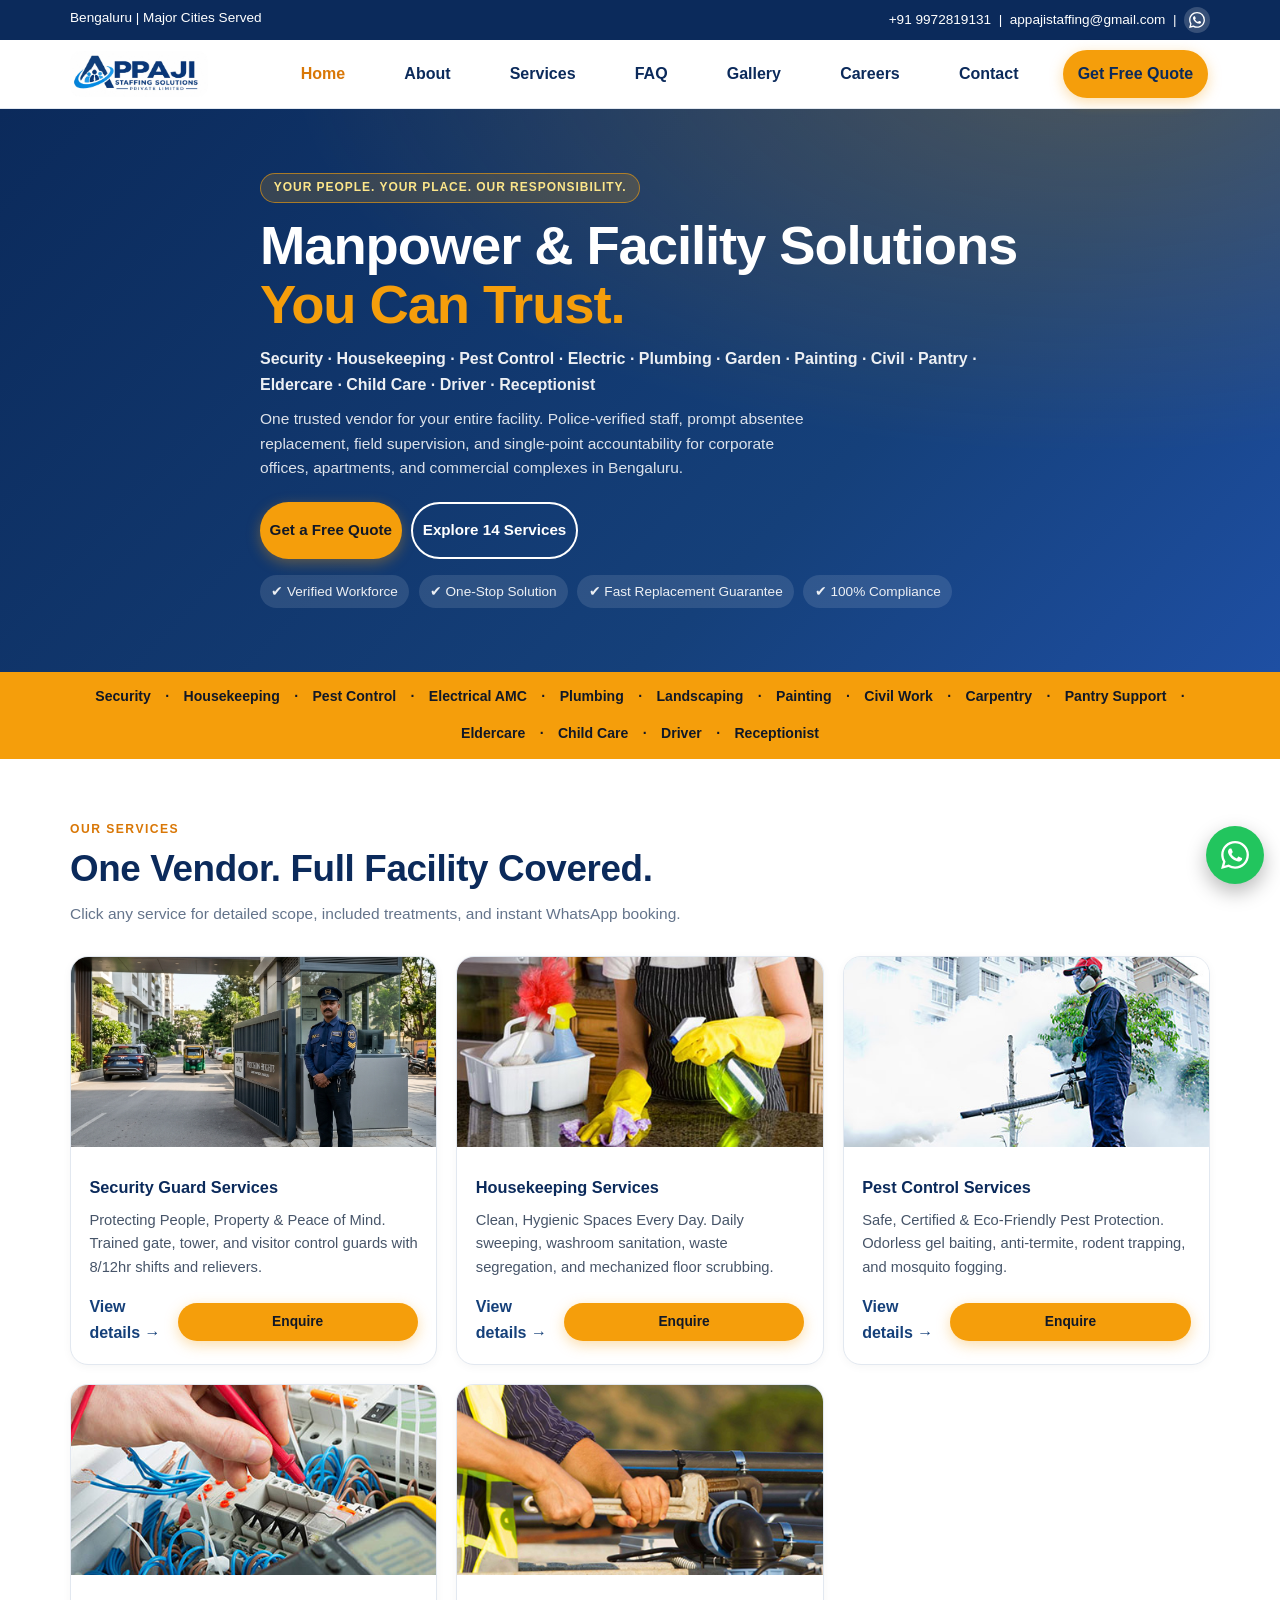
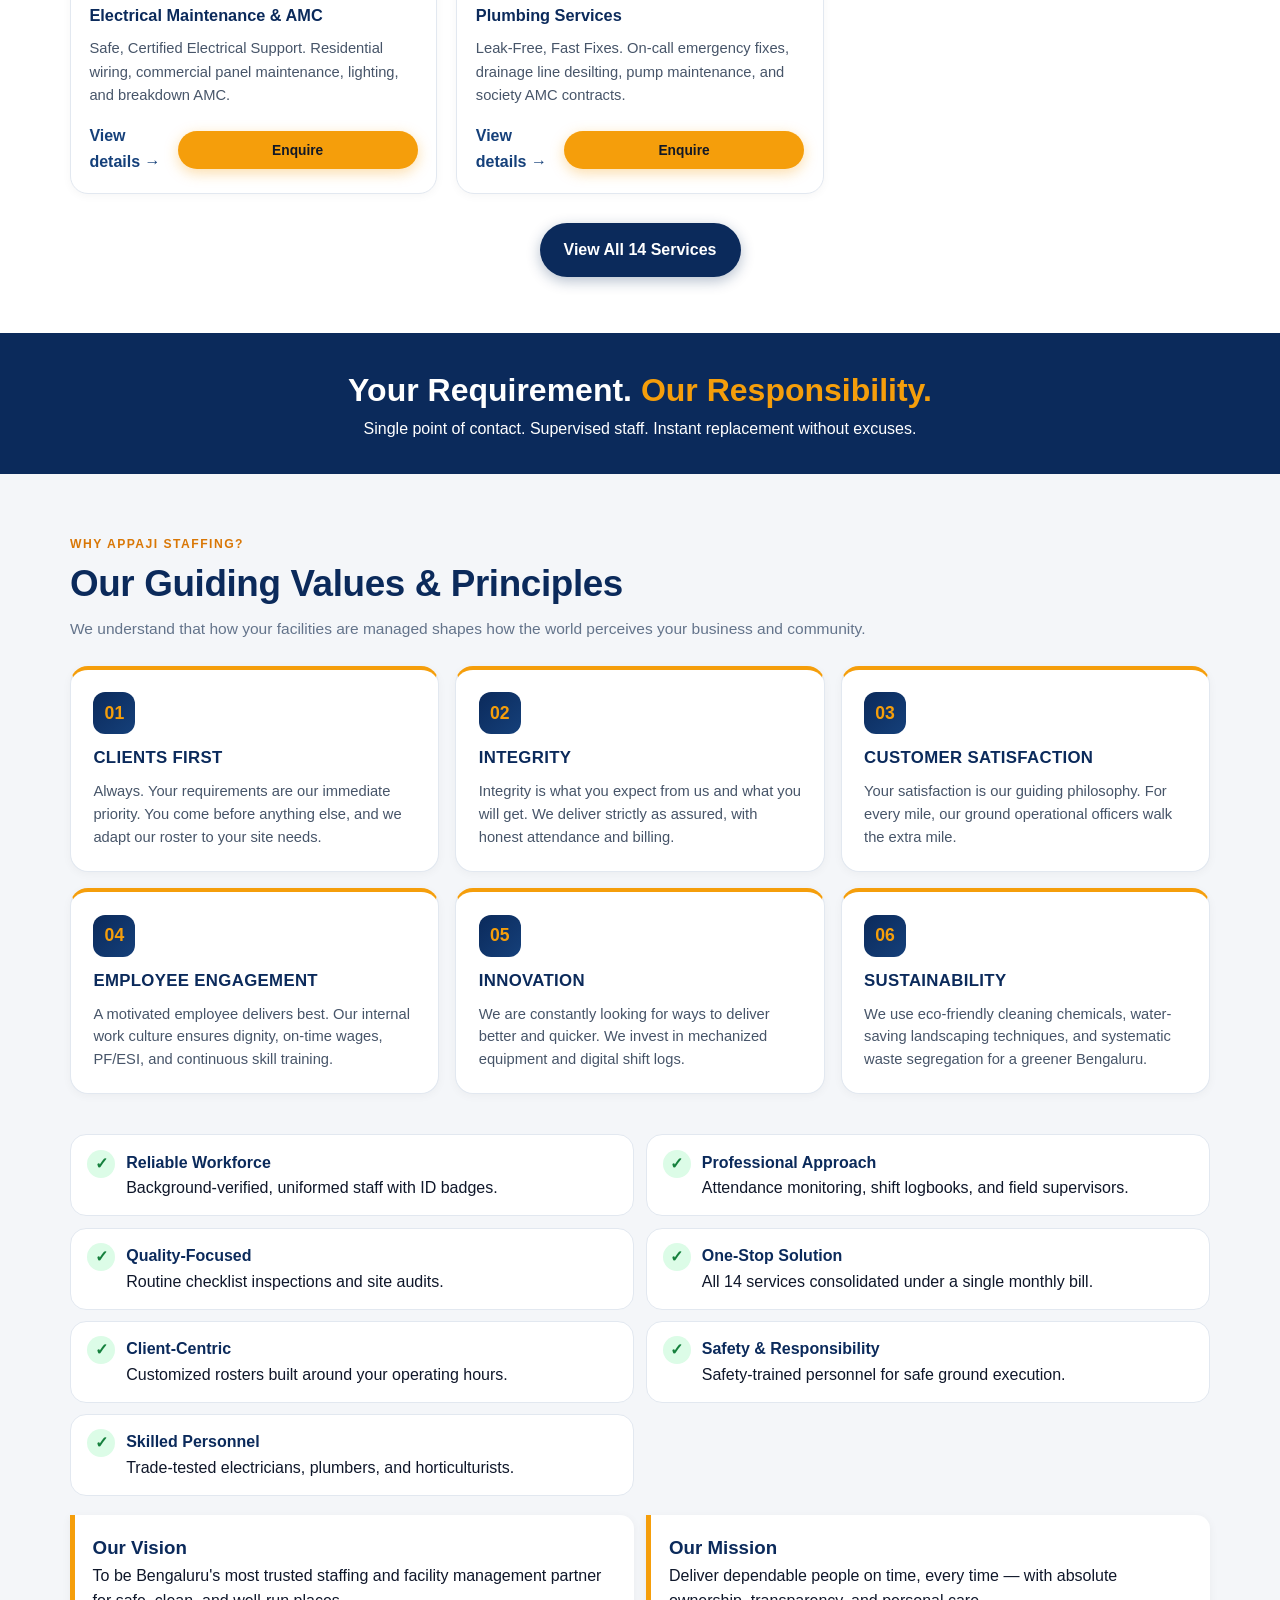
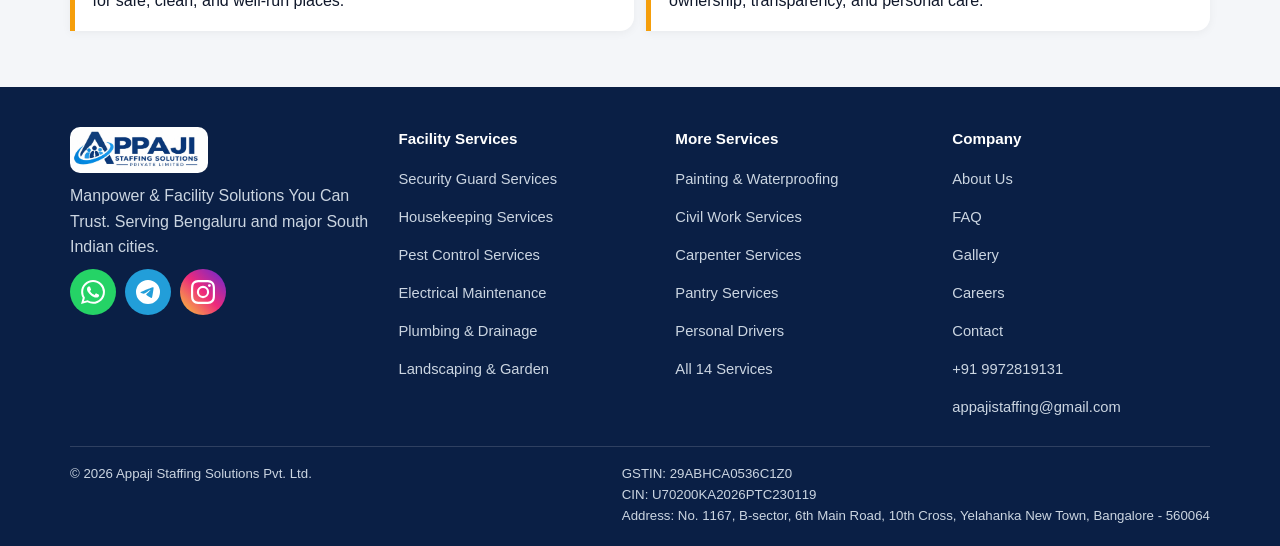
<file: index.html>
<!DOCTYPE html>
<html lang="en">
<head>
<meta charset="UTF-8">
<meta name="viewport" content="width=device-width, initial-scale=1.0">
<title>Appaji Staffing Solutions Pvt. Ltd. | Manpower & Facility Solutions in Bengaluru</title>
<meta name="description" content="Appaji Staffing Solutions - Trusted facility management in Bengaluru: Security, Housekeeping, Pest Control, Electric, Plumbing, Garden, Painting, Civil, Pantry, Eldercare, Childcare, Driver, Receptionist.">
<link rel="icon" type="image/jpeg" href="fevicon.jpeg">
<link rel="stylesheet" href="css/style.css">
<script type="application/ld+json">{"@context":"https://schema.org","@type":"LocalBusiness","name":"Appaji Staffing Solutions Pvt. Ltd.","slogan":"Manpower & Facility Solutions You Can Trust","areaServed":"Bengaluru","telephone":"+91-9972819131","url":"https://appajistaffing.com","address":{"@type":"PostalAddress","streetAddress":"No. 1167, B-sector, 6th Main Road, 10th Cross","addressLocality":"Yelahanka New Town, Bangalore","postalCode":"560064","addressCountry":"IN"}}</script>
</head>
<body>
<div class="topbar"><div class="container"><span>Bengaluru | Major Cities Served</span><span><a href="tel:+919972819131">+91 9972819131</a> &nbsp;|&nbsp; <a href="mailto:appajistaffing@gmail.com">appajistaffing@gmail.com</a> &nbsp;|&nbsp; <a class="social-icon wa" href="https://wa.me/919972819131" aria-label="WhatsApp" target="_blank" rel="noopener"><svg viewBox="0 0 24 24" fill="currentColor" aria-hidden="true"><path d="M17.472 14.382c-.297-.149-1.758-.867-2.03-.967-.273-.099-.471-.148-.67.15-.197.297-.767.966-.94 1.164-.173.199-.347.223-.644.075-.297-.15-1.255-.463-2.39-1.475-.883-.788-1.48-1.761-1.653-2.059-.173-.297-.018-.458.13-.606.134-.133.298-.347.446-.52.149-.174.198-.298.298-.497.099-.198.05-.371-.025-.52-.075-.149-.669-1.612-.916-2.207-.242-.579-.487-.5-.669-.51-.173-.008-.371-.01-.57-.01-.198 0-.52.074-.792.372-.272.297-1.04 1.016-1.04 2.479 0 1.462 1.065 2.875 1.213 3.074.149.198 2.096 3.2 5.077 4.487.709.306 1.262.489 1.694.625.712.227 1.36.195 1.871.118.571-.085 1.758-.719 2.006-1.413.248-.694.248-1.289.173-1.413-.074-.124-.272-.198-.57-.347m-5.421 7.403h-.004a9.87 9.87 0 01-5.031-1.378l-.361-.214-3.741.982.998-3.648-.235-.374a9.86 9.86 0 01-1.51-5.26c.001-5.45 4.436-9.884 9.888-9.884 2.64 0 5.122 1.03 6.988 2.898a9.825 9.825 0 012.893 6.994c-.003 5.45-4.437 9.884-9.885 9.884m8.413-18.297A11.815 11.815 0 0012.05 0C5.495 0 .16 5.335.157 11.892c0 2.096.547 4.142 1.588 5.945L.057 24l6.305-1.654a11.882 11.882 0 005.683 1.448h.005c6.554 0 11.89-5.335 11.893-11.893a11.821 11.821 0 00-3.48-8.413z"/></svg></a></span></div></div>
<header class="header"><div class="container navwrap">
<div class="brand"><img src="logo.jpeg" alt="Appaji Staffing Solutions logo"></div>
<button class="mobile-toggle" onclick="toggleNav()">☰</button>
<nav class="nav" id="mainNav">
<a href="index.html" class="active">Home</a>
<a href="about.html">About</a>
<a href="services.html">Services</a>
<a href="faq.html">FAQ</a>
<a href="gallery.html">Gallery</a>
<a href="careers.html">Careers</a>
<a href="contact.html">Contact</a>
<a class="btn" href="contact.html">Get Free Quote</a>
</nav>
</div></header>

<section class="hero"><div class="container" style="max-width:760px">
<div>
<span class="eyebrow">YOUR PEOPLE. YOUR PLACE. OUR RESPONSIBILITY.</span>
<h1>Manpower & Facility Solutions <span>You Can Trust.</span></h1>
<p class="sub">Security · Housekeeping · Pest Control · Electric · Plumbing · Garden · Painting · Civil · Pantry · Eldercare · Child Care · Driver · Receptionist</p>
<p class="desc">One trusted vendor for your entire facility. Police-verified staff, prompt absentee replacement, field supervision, and single-point accountability for corporate offices, apartments, and commercial complexes in Bengaluru.</p>
<div class="hero-cta">
<a class="btn" href="https://wa.me/919972819131?text=Hello%20Appaji%20Staffing%2C%20I%20need%20a%20free%20quote">Get a Free Quote</a>
<a class="btn btn-outline" style="border-color:#fff;color:#fff" href="services.html">Explore 14 Services</a>
</div>
<div class="hero-points">
<span>✔ Verified Workforce</span>
<span>✔ One-Stop Solution</span>
<span>✔ Fast Replacement Guarantee</span>
<span>✔ 100% Compliance</span>
</div>
</div>

</div></section>

<div class="strip"><div class="container">
<span>Security</span><span>·</span>
<span>Housekeeping</span><span>·</span>
<span>Pest Control</span><span>·</span>
<span>Electrical AMC</span><span>·</span>
<span>Plumbing</span><span>·</span>
<span>Landscaping</span><span>·</span>
<span>Painting</span><span>·</span>
<span>Civil Work</span><span>·</span>
<span>Carpentry</span><span>·</span>
<span>Pantry Support</span><span>·</span>
<span>Eldercare</span><span>·</span>
<span>Child Care</span><span>·</span>
<span>Driver</span><span>·</span>
<span>Receptionist</span>
</div></div>

<section class="section"><div class="container">
<span class="kicker">Our Services</span>
<h2 class="h2">One Vendor. Full Facility Covered.</h2>
<p class="lead">Click any service for detailed scope, included treatments, and instant WhatsApp booking.</p>

<div class="grid3" style="margin-top:1.8rem">
<div class="card service-card-pro">
<div class="card-img-wrap"><img src="images/security.jpg" alt="Security Guard Services" loading="lazy"></div>
<div class="card-body">
<h3>Security Guard Services</h3>
<p>Protecting People, Property & Peace of Mind. Trained gate, tower, and visitor control guards with 8/12hr shifts and relievers.</p>
<div class="card-actions"><a class="link" href="services/security.html">View details →</a><button class="btn btn-sm" data-service-enquire="Security Guard Services">Enquire</button></div>
</div>
</div>

<div class="card service-card-pro">
<div class="card-img-wrap"><img src="images/housekeeping.jpg" alt="Housekeeping Services" loading="lazy"></div>
<div class="card-body">
<h3>Housekeeping Services</h3>
<p>Clean, Hygienic Spaces Every Day. Daily sweeping, washroom sanitation, waste segregation, and mechanized floor scrubbing.</p>
<div class="card-actions"><a class="link" href="services/housekeeping.html">View details →</a><button class="btn btn-sm" data-service-enquire="Housekeeping Services">Enquire</button></div>
</div>
</div>

<div class="card service-card-pro">
<div class="card-img-wrap"><img src="images/pestcontrol.jpg" alt="Pest Control Services" loading="lazy"></div>
<div class="card-body">
<h3>Pest Control Services</h3>
<p>Safe, Certified & Eco-Friendly Pest Protection. Odorless gel baiting, anti-termite, rodent trapping, and mosquito fogging.</p>
<div class="card-actions"><a class="link" href="services/pestcontrol.html">View details →</a><button class="btn btn-sm" data-service-enquire="Pest Control Services">Enquire</button></div>
</div>
</div>

<div class="card service-card-pro">
<div class="card-img-wrap"><img src="images/electric.jpg" alt="Electric Services" loading="lazy"></div>
<div class="card-body">
<h3>Electrical Maintenance & AMC</h3>
<p>Safe, Certified Electrical Support. Residential wiring, commercial panel maintenance, lighting, and breakdown AMC.</p>
<div class="card-actions"><a class="link" href="services/electric.html">View details →</a><button class="btn btn-sm" data-service-enquire="Electric Services">Enquire</button></div>
</div>
</div>

<div class="card service-card-pro">
<div class="card-img-wrap"><img src="images/plumbing.jpg" alt="Plumbing Services" loading="lazy"></div>
<div class="card-body">
<h3>Plumbing Services</h3>
<p>Leak-Free, Fast Fixes. On-call emergency fixes, drainage line desilting, pump maintenance, and society AMC contracts.</p>
<div class="card-actions"><a class="link" href="services/plumbing.html">View details →</a><button class="btn btn-sm" data-service-enquire="Plumbing Services">Enquire</button></div>
</div>
</div>

</div><div style="text-align:center;margin-top:1.8rem"><a class="btn btn-navy" href="services.html">View All 14 Services</a></div>
</div></section>

<section class="promise"><div class="container">
<h2>Your Requirement. <strong>Our Responsibility.</strong></h2>
<p>Single point of contact. Supervised staff. Instant replacement without excuses.</p>
</div></section>

<!-- 6 Core Value Pillars (Reference: Kori Facility) -->
<section class="section light"><div class="container">
<span class="kicker">Why Appaji Staffing?</span>
<h2 class="h2">Our Guiding Values & Principles</h2>
<p class="lead">We understand that how your facilities are managed shapes how the world perceives your business and community.</p>

<div class="values-grid">
<div class="value-card">
<div class="value-icon">01</div>
<h3>Clients First</h3>
<p>Always. Your requirements are our immediate priority. You come before anything else, and we adapt our roster to your site needs.</p>
</div>

<div class="value-card">
<div class="value-icon">02</div>
<h3>Integrity</h3>
<p>Integrity is what you expect from us and what you will get. We deliver strictly as assured, with honest attendance and billing.</p>
</div>

<div class="value-card">
<div class="value-icon">03</div>
<h3>Customer Satisfaction</h3>
<p>Your satisfaction is our guiding philosophy. For every mile, our ground operational officers walk the extra mile.</p>
</div>

<div class="value-card">
<div class="value-icon">04</div>
<h3>Employee Engagement</h3>
<p>A motivated employee delivers best. Our internal work culture ensures dignity, on-time wages, PF/ESI, and continuous skill training.</p>
</div>

<div class="value-card">
<div class="value-icon">05</div>
<h3>Innovation</h3>
<p>We are constantly looking for ways to deliver better and quicker. We invest in mechanized equipment and digital shift logs.</p>
</div>

<div class="value-card">
<div class="value-icon">06</div>
<h3>Sustainability</h3>
<p>We use eco-friendly cleaning chemicals, water-saving landscaping techniques, and systematic waste segregation for a greener Bengaluru.</p>
</div>
</div>

<div class="checklist" style="margin-top:2.5rem">
<div class="check"><span class="tick">✓</span><div><b>Reliable Workforce</b><br>Background-verified, uniformed staff with ID badges.</div></div>
<div class="check"><span class="tick">✓</span><div><b>Professional Approach</b><br>Attendance monitoring, shift logbooks, and field supervisors.</div></div>
<div class="check"><span class="tick">✓</span><div><b>Quality-Focused</b><br>Routine checklist inspections and site audits.</div></div>
<div class="check"><span class="tick">✓</span><div><b>One-Stop Solution</b><br>All 14 services consolidated under a single monthly bill.</div></div>
<div class="check"><span class="tick">✓</span><div><b>Client-Centric</b><br>Customized rosters built around your operating hours.</div></div>
<div class="check"><span class="tick">✓</span><div><b>Safety & Responsibility</b><br>Safety-trained personnel for safe ground execution.</div></div>
<div class="check"><span class="tick">✓</span><div><b>Skilled Personnel</b><br>Trade-tested electricians, plumbers, and horticulturists.</div></div>
</div>

<div class="vm">
<div>
<h3 style="color:#0b2a5b">Our Vision</h3>
<p>To be Bengaluru's most trusted staffing and facility management partner for safe, clean, and well-run places.</p>
</div>
<div>
<h3 style="color:#0b2a5b">Our Mission</h3>
<p>Deliver dependable people on time, every time — with absolute ownership, transparency, and personal care.</p>
</div>
</div>
</div></section>

<footer class="footer"><div class="container footer-grid">
<div>
<div class="brand" style="margin-bottom:.6rem"><img src="logo.jpeg" alt="Appaji logo"></div>
<p>Manpower & Facility Solutions You Can Trust. Serving Bengaluru and major South Indian cities.</p>
<div class="social-row">
<a class="social-icon wa" href="https://wa.me/919972819131" aria-label="WhatsApp" target="_blank" rel="noopener"><svg viewBox="0 0 24 24" fill="currentColor" aria-hidden="true"><path d="M17.472 14.382c-.297-.149-1.758-.867-2.03-.967-.273-.099-.471-.148-.67.15-.197.297-.767.966-.94 1.164-.173.199-.347.223-.644.075-.297-.15-1.255-.463-2.39-1.475-.883-.788-1.48-1.761-1.653-2.059-.173-.297-.018-.458.13-.606.134-.133.298-.347.446-.52.149-.174.198-.298.298-.497.099-.198.05-.371-.025-.52-.075-.149-.669-1.612-.916-2.207-.242-.579-.487-.5-.669-.51-.173-.008-.371-.01-.57-.01-.198 0-.52.074-.792.372-.272.297-1.04 1.016-1.04 2.479 0 1.462 1.065 2.875 1.213 3.074.149.198 2.096 3.2 5.077 4.487.709.306 1.262.489 1.694.625.712.227 1.36.195 1.871.118.571-.085 1.758-.719 2.006-1.413.248-.694.248-1.289.173-1.413-.074-.124-.272-.198-.57-.347m-5.421 7.403h-.004a9.87 9.87 0 01-5.031-1.378l-.361-.214-3.741.982.998-3.648-.235-.374a9.86 9.86 0 01-1.51-5.26c.001-5.45 4.436-9.884 9.888-9.884 2.64 0 5.122 1.03 6.988 2.898a9.825 9.825 0 012.893 6.994c-.003 5.45-4.437 9.884-9.885 9.884m8.413-18.297A11.815 11.815 0 0012.05 0C5.495 0 .16 5.335.157 11.892c0 2.096.547 4.142 1.588 5.945L.057 24l6.305-1.654a11.882 11.882 0 005.683 1.448h.005c6.554 0 11.89-5.335 11.893-11.893a11.821 11.821 0 00-3.48-8.413z"/></svg></a>
<a class="social-icon tg" href="https://t.me/appajistaffing" aria-label="Telegram" target="_blank" rel="noopener"><svg viewBox="0 0 24 24" fill="currentColor" aria-hidden="true"><path d="M11.944 0A12 12 0 000 12a12 12 0 0012 12 12 12 0 0012-12A12 12 0 0012 0a12 12 0 00-.056 0zm4.962 7.224c.1-.002.321.023.465.14a.506.506 0 01.171.325c.016.093.036.306.02.472-.18 1.898-.962 6.502-1.36 8.627-.168.9-.499 1.201-.82 1.23-.696.065-1.225-.46-1.9-.902-1.056-.693-1.653-1.124-2.678-1.8-1.185-.78-.417-1.21.258-1.91.177-.184 3.247-2.977 3.307-3.23.007-.032.014-.15-.056-.212s-.174-.041-.249-.024c-.106.024-1.793 1.14-5.061 3.345-.48.33-.913.49-1.302.48-.428-.008-1.252-.241-1.865-.44-.752-.245-1.349-.374-1.297-.789.027-.216.325-.437.893-.663 3.498-1.524 5.83-2.529 6.998-3.014 3.332-1.386 4.025-1.627 4.476-1.635z"/></svg></a>
<a class="social-icon ig" href="https://www.instagram.com/appaji_2005?xtok=N3BrYnJmaWh1MWY2" aria-label="Instagram" target="_blank" rel="noopener"><svg viewBox="0 0 24 24" fill="currentColor" aria-hidden="true"><path d="M12 2.163c3.204 0 3.584.012 4.85.07 3.252.148 4.771 1.691 4.919 4.919.058 1.265.069 1.645.069 4.849 0 3.205-.012 3.584-.069 4.849-.149 3.225-1.664 4.771-4.919 4.919-1.266.058-1.644.07-4.85.07-3.204 0-3.584-.012-4.849-.07-3.26-.149-4.771-1.699-4.919-4.92-.058-1.265-.07-1.644-.07-4.849 0-3.204.013-3.583.07-4.849.149-3.227 1.664-4.771 4.919-4.919 1.266-.057 1.645-.069 4.849-.069zm0-2.163c-3.259 0-3.667.014-4.947.072-4.358.2-6.78 2.618-6.98 6.98-.059 1.281-.073 1.689-.073 4.948 0 3.259.014 3.668.072 4.948.2 4.358 2.618 6.78 6.98 6.98 1.281.058 1.689.072 4.948.072 3.259 0 3.668-.014 4.948-.072 4.354-.2 6.782-2.618 6.979-6.98.059-1.28.073-1.689.073-4.948 0-3.259-.014-3.667-.072-4.947-.196-4.354-2.617-6.78-6.979-6.98-1.281-.059-1.69-.073-4.949-.073zm0 5.838a6.162 6.162 0 100 12.324 6.162 6.162 0 000-12.324zm0 10.162a4 4 0 110-8 4 4 0 010 8zm6.406-11.845a1.44 1.44 0 100 2.881 1.44 1.44 0 000-2.881z"/></svg></a>
</div>
</div>
<div>
<h4>Facility Services</h4>
<a href="services/security.html">Security Guard Services</a>
<a href="services/housekeeping.html">Housekeeping Services</a>
<a href="services/pestcontrol.html">Pest Control Services</a>
<a href="services/electric.html">Electrical Maintenance</a>
<a href="services/plumbing.html">Plumbing & Drainage</a>
<a href="services/garden.html">Landscaping & Garden</a>
</div>
<div>
<h4>More Services</h4>
<a href="services/painting.html">Painting & Waterproofing</a>
<a href="services/civil.html">Civil Work Services</a>
<a href="services/carpenter.html">Carpenter Services</a>
<a href="services/pantry.html">Pantry Services</a>
<a href="services/driver.html">Personal Drivers</a>
<a href="services.html">All 14 Services</a>
</div>
<div>
<h4>Company</h4>
<a href="about.html">About Us</a>
<a href="faq.html">FAQ</a>
<a href="gallery.html">Gallery</a>
<a href="careers.html">Careers</a>
<a href="contact.html">Contact</a>
<a href="tel:+919972819131">+91 9972819131</a>
<a href="mailto:appajistaffing@gmail.com">appajistaffing@gmail.com</a>
</div>
</div>
<div class="container copy">
<span>© <span id="year"></span> Appaji Staffing Solutions Pvt. Ltd.</span><span>GSTIN: 29ABHCA0536C1Z0<br>CIN: U70200KA2026PTC230119<br>Address: No. 1167, B-sector, 6th Main Road, 10th Cross, Yelahanka New Town, Bangalore - 560064</span>
</div>
</footer>

<a class="float-wa" href="https://wa.me/919972819131?text=Hello%20Appaji%20Staffing" aria-label="WhatsApp"><svg viewBox="0 0 24 24" fill="currentColor" aria-hidden="true"><path d="M17.472 14.382c-.297-.149-1.758-.867-2.03-.967-.273-.099-.471-.148-.67.15-.197.297-.767.966-.94 1.164-.173.199-.347.223-.644.075-.297-.15-1.255-.463-2.39-1.475-.883-.788-1.48-1.761-1.653-2.059-.173-.297-.018-.458.13-.606.134-.133.298-.347.446-.52.149-.174.198-.298.298-.497.099-.198.05-.371-.025-.52-.075-.149-.669-1.612-.916-2.207-.242-.579-.487-.5-.669-.51-.173-.008-.371-.01-.57-.01-.198 0-.52.074-.792.372-.272.297-1.04 1.016-1.04 2.479 0 1.462 1.065 2.875 1.213 3.074.149.198 2.096 3.2 5.077 4.487.709.306 1.262.489 1.694.625.712.227 1.36.195 1.871.118.571-.085 1.758-.719 2.006-1.413.248-.694.248-1.289.173-1.413-.074-.124-.272-.198-.57-.347m-5.421 7.403h-.004a9.87 9.87 0 01-5.031-1.378l-.361-.214-3.741.982.998-3.648-.235-.374a9.86 9.86 0 01-1.51-5.26c.001-5.45 4.436-9.884 9.888-9.884 2.64 0 5.122 1.03 6.988 2.898a9.825 9.825 0 012.893 6.994c-.003 5.45-4.437 9.884-9.885 9.884m8.413-18.297A11.815 11.815 0 0012.05 0C5.495 0 .16 5.335.157 11.892c0 2.096.547 4.142 1.588 5.945L.057 24l6.305-1.654a11.882 11.882 0 005.683 1.448h.005c6.554 0 11.89-5.335 11.893-11.893a11.821 11.821 0 00-3.48-8.413z"/></svg></a>
<script src="js/main.js"></script>
</body>
</html>
</file>
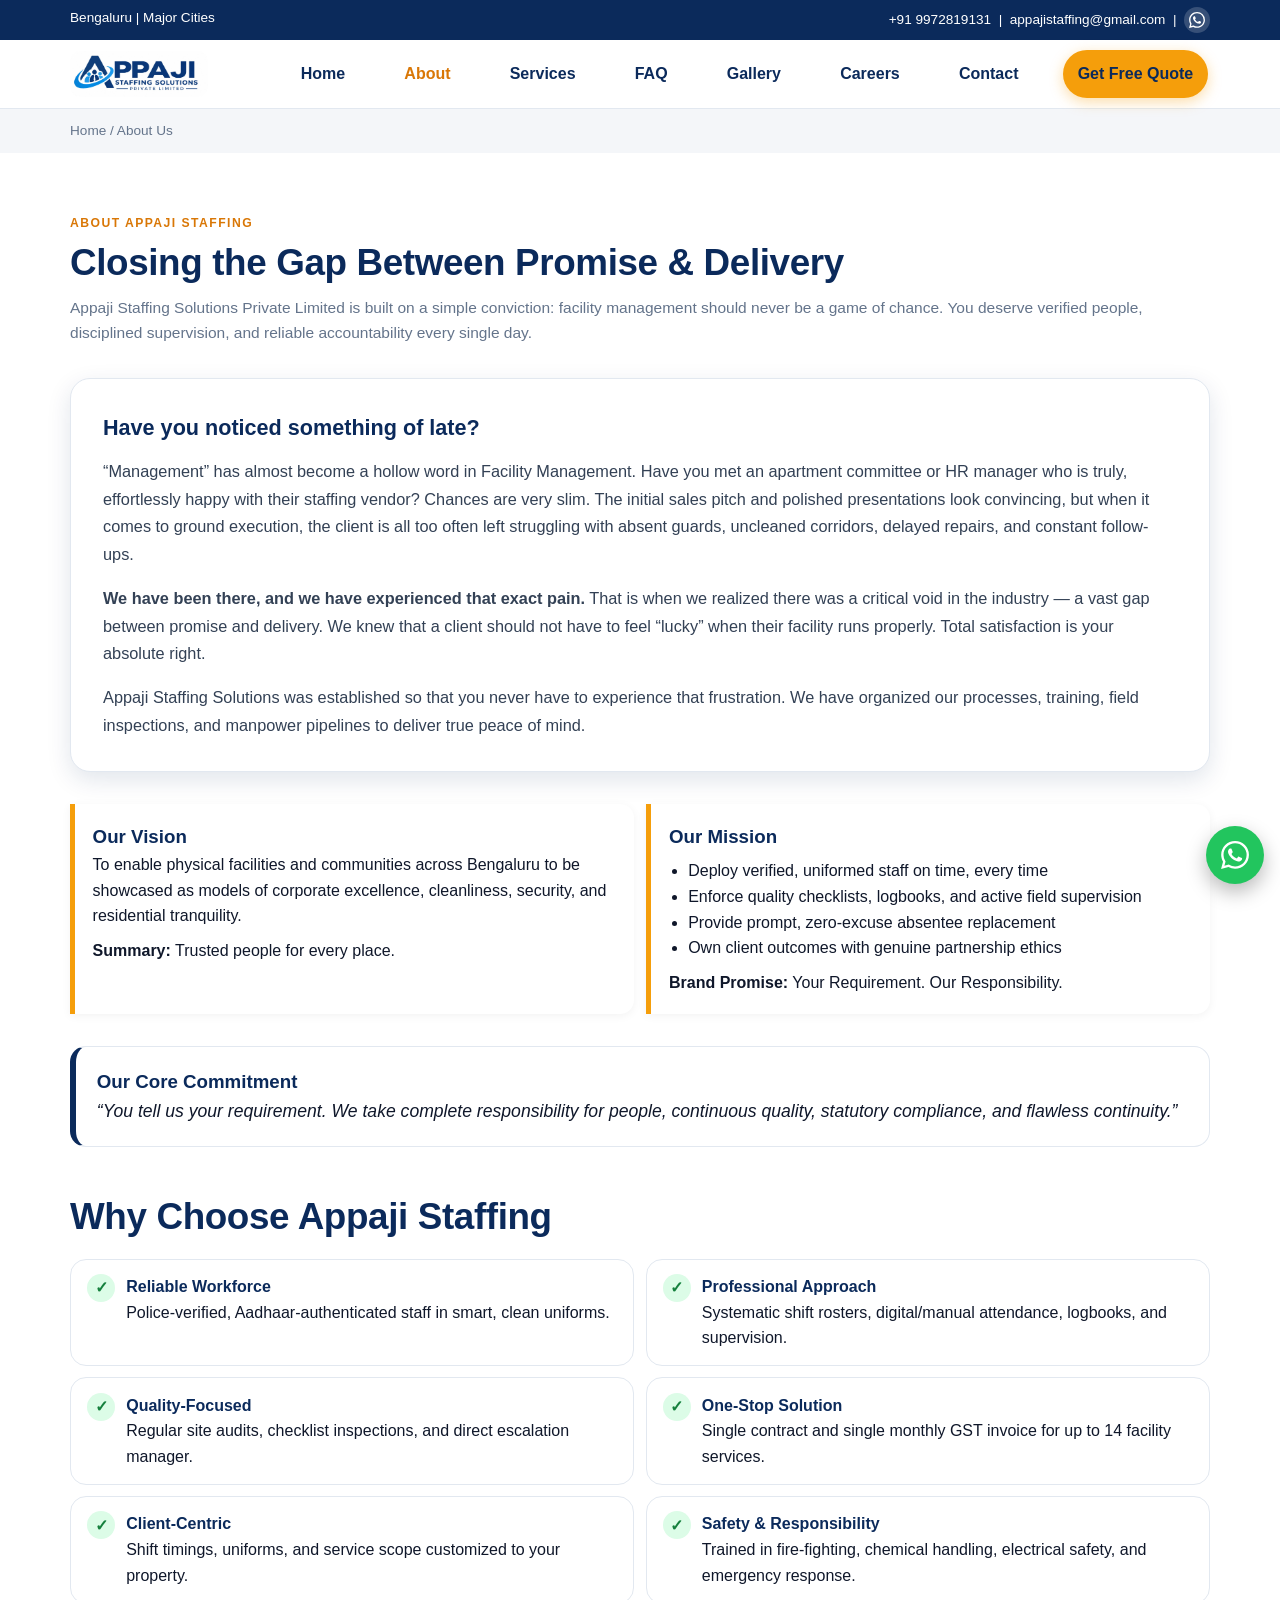
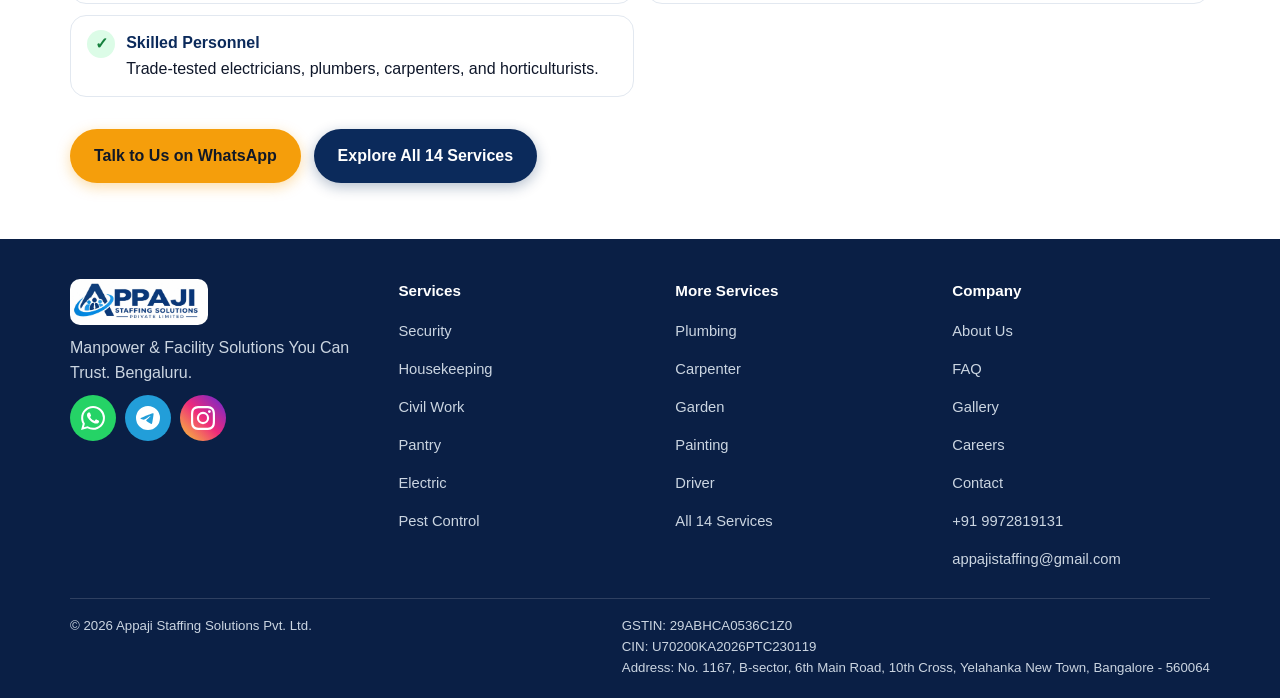
<file: about.html>
<!DOCTYPE html>
<html lang="en">
<head>
<meta charset="UTF-8">
<meta name="viewport" content="width=device-width, initial-scale=1.0">
<title>About Us | Appaji Staffing Solutions Pvt. Ltd.</title>
<meta name="description" content="About Appaji Staffing Solutions - Our origin story, vision, mission, and why Bengaluru apartments and corporations trust us for facility management.">
<link rel="icon" type="image/jpeg" href="fevicon.jpeg">
<link rel="stylesheet" href="css/style.css">
</head>
<body>
<div class="topbar"><div class="container"><span>Bengaluru | Major Cities</span><span><a href="tel:+919972819131">+91 9972819131</a> &nbsp;|&nbsp; <a href="mailto:appajistaffing@gmail.com">appajistaffing@gmail.com</a> &nbsp;|&nbsp; <a class="social-icon wa" href="https://wa.me/919972819131" aria-label="WhatsApp" target="_blank" rel="noopener"><svg viewBox="0 0 24 24" fill="currentColor" aria-hidden="true"><path d="M17.472 14.382c-.297-.149-1.758-.867-2.03-.967-.273-.099-.471-.148-.67.15-.197.297-.767.966-.94 1.164-.173.199-.347.223-.644.075-.297-.15-1.255-.463-2.39-1.475-.883-.788-1.48-1.761-1.653-2.059-.173-.297-.018-.458.13-.606.134-.133.298-.347.446-.52.149-.174.198-.298.298-.497.099-.198.05-.371-.025-.52-.075-.149-.669-1.612-.916-2.207-.242-.579-.487-.5-.669-.51-.173-.008-.371-.01-.57-.01-.198 0-.52.074-.792.372-.272.297-1.04 1.016-1.04 2.479 0 1.462 1.065 2.875 1.213 3.074.149.198 2.096 3.2 5.077 4.487.709.306 1.262.489 1.694.625.712.227 1.36.195 1.871.118.571-.085 1.758-.719 2.006-1.413.248-.694.248-1.289.173-1.413-.074-.124-.272-.198-.57-.347m-5.421 7.403h-.004a9.87 9.87 0 01-5.031-1.378l-.361-.214-3.741.982.998-3.648-.235-.374a9.86 9.86 0 01-1.51-5.26c.001-5.45 4.436-9.884 9.888-9.884 2.64 0 5.122 1.03 6.988 2.898a9.825 9.825 0 012.893 6.994c-.003 5.45-4.437 9.884-9.885 9.884m8.413-18.297A11.815 11.815 0 0012.05 0C5.495 0 .16 5.335.157 11.892c0 2.096.547 4.142 1.588 5.945L.057 24l6.305-1.654a11.882 11.882 0 005.683 1.448h.005c6.554 0 11.89-5.335 11.893-11.893a11.821 11.821 0 00-3.48-8.413z"/></svg></a></span></div></div>
<header class="header"><div class="container navwrap">
<div class="brand"><img src="logo.jpeg" alt="Appaji logo"></div>
<button class="mobile-toggle" onclick="toggleNav()">☰</button>
<nav class="nav" id="mainNav">
<a href="index.html">Home</a>
<a href="about.html" class="active">About</a>
<a href="services.html">Services</a>
<a href="faq.html">FAQ</a>
<a href="gallery.html">Gallery</a>
<a href="careers.html">Careers</a>
<a href="contact.html">Contact</a>
<a class="btn" href="contact.html">Get Free Quote</a>
</nav>
</div></header>
<div class="breadcrumb"><div class="container"><a href="index.html">Home</a> / About Us</div></div>

<section class="section"><div class="container">
<span class="kicker">About Appaji Staffing</span>
<h1 class="h2">Closing the Gap Between Promise & Delivery</h1>
<p class="lead">Appaji Staffing Solutions Private Limited is built on a simple conviction: facility management should never be a game of chance. You deserve verified people, disciplined supervision, and reliable accountability every single day.</p>

<div class="story-box" style="background:#fff;border:1px solid #e2e8f0;border-radius:20px;padding:2rem;margin:2rem 0;box-shadow:var(--shadow)">
<h3 style="color:#0b2a5b;font-size:1.35rem;margin-bottom:.8rem">Have you noticed something of late?</h3>
<p style="font-size:1.02rem;color:#334155;margin-bottom:1rem;line-height:1.7">
“Management” has almost become a hollow word in Facility Management. Have you met an apartment committee or HR manager who is truly, effortlessly happy with their staffing vendor? Chances are very slim. The initial sales pitch and polished presentations look convincing, but when it comes to ground execution, the client is all too often left struggling with absent guards, uncleaned corridors, delayed repairs, and constant follow-ups.
</p>
<p style="font-size:1.02rem;color:#334155;margin-bottom:1rem;line-height:1.7">
<strong>We have been there, and we have experienced that exact pain.</strong> That is when we realized there was a critical void in the industry — a vast gap between promise and delivery. We knew that a client should not have to feel “lucky” when their facility runs properly. Total satisfaction is your absolute right.
</p>
<p style="font-size:1.02rem;color:#334155;line-height:1.7">
Appaji Staffing Solutions was established so that you never have to experience that frustration. We have organized our processes, training, field inspections, and manpower pipelines to deliver true peace of mind.
</p>
</div>

<div class="vm">
<div>
<h3 style="color:#0b2a5b">Our Vision</h3>
<p>To enable physical facilities and communities across Bengaluru to be showcased as models of corporate excellence, cleanliness, security, and residential tranquility.</p>
<p style="margin-top:.6rem"><b>Summary:</b> Trusted people for every place.</p>
</div>
<div>
<h3 style="color:#0b2a5b">Our Mission</h3>
<ul style="padding-left:1.2rem;margin-top:.4rem">
<li>Deploy verified, uniformed staff on time, every time</li>
<li>Enforce quality checklists, logbooks, and active field supervision</li>
<li>Provide prompt, zero-excuse absentee replacement</li>
<li>Own client outcomes with genuine partnership ethics</li>
</ul>
<p style="margin-top:.6rem"><b>Brand Promise:</b> Your Requirement. Our Responsibility.</p>
</div>
</div>

<div class="quote" style="margin-top:2rem">
<h3 style="color:#0b2a5b">Our Core Commitment</h3>
<p style="font-size:1.1rem;font-style:italic">“You tell us your requirement. We take complete responsibility for people, continuous quality, statutory compliance, and flawless continuity.”</p>
</div>

<h2 class="h2" style="margin-top:3rem">Why Choose Appaji Staffing</h2>
<div class="checklist">
<div class="check"><span class="tick">✓</span><div><b>Reliable Workforce</b><br>Police-verified, Aadhaar-authenticated staff in smart, clean uniforms.</div></div>
<div class="check"><span class="tick">✓</span><div><b>Professional Approach</b><br>Systematic shift rosters, digital/manual attendance, logbooks, and supervision.</div></div>
<div class="check"><span class="tick">✓</span><div><b>Quality-Focused</b><br>Regular site audits, checklist inspections, and direct escalation manager.</div></div>
<div class="check"><span class="tick">✓</span><div><b>One-Stop Solution</b><br>Single contract and single monthly GST invoice for up to 14 facility services.</div></div>
<div class="check"><span class="tick">✓</span><div><b>Client-Centric</b><br>Shift timings, uniforms, and service scope customized to your property.</div></div>
<div class="check"><span class="tick">✓</span><div><b>Safety & Responsibility</b><br>Trained in fire-fighting, chemical handling, electrical safety, and emergency response.</div></div>
<div class="check"><span class="tick">✓</span><div><b>Skilled Personnel</b><br>Trade-tested electricians, plumbers, carpenters, and horticulturists.</div></div>
</div>

<div style="margin-top:2rem;display:flex;gap:.8rem;flex-wrap:wrap">
<a class="btn" href="https://wa.me/919972819131?text=Hello%20Appaji%20Staffing%2C%20I%20want%20to%20know%20more%20about%20your%20services">Talk to Us on WhatsApp</a>
<a class="btn btn-navy" href="services.html">Explore All 14 Services</a>
</div>

</div></section>

<footer class="footer"><div class="container footer-grid">
<div><div class="brand" style="margin-bottom:.6rem"><img src="logo.jpeg" alt="Appaji logo"></div><p>Manpower & Facility Solutions You Can Trust. Bengaluru.</p><div class="social-row"><a class="social-icon wa" href="https://wa.me/919972819131" aria-label="WhatsApp" target="_blank" rel="noopener"><svg viewBox="0 0 24 24" fill="currentColor" aria-hidden="true"><path d="M17.472 14.382c-.297-.149-1.758-.867-2.03-.967-.273-.099-.471-.148-.67.15-.197.297-.767.966-.94 1.164-.173.199-.347.223-.644.075-.297-.15-1.255-.463-2.39-1.475-.883-.788-1.48-1.761-1.653-2.059-.173-.297-.018-.458.13-.606.134-.133.298-.347.446-.52.149-.174.198-.298.298-.497.099-.198.05-.371-.025-.52-.075-.149-.669-1.612-.916-2.207-.242-.579-.487-.5-.669-.51-.173-.008-.371-.01-.57-.01-.198 0-.52.074-.792.372-.272.297-1.04 1.016-1.04 2.479 0 1.462 1.065 2.875 1.213 3.074.149.198 2.096 3.2 5.077 4.487.709.306 1.262.489 1.694.625.712.227 1.36.195 1.871.118.571-.085 1.758-.719 2.006-1.413.248-.694.248-1.289.173-1.413-.074-.124-.272-.198-.57-.347m-5.421 7.403h-.004a9.87 9.87 0 01-5.031-1.378l-.361-.214-3.741.982.998-3.648-.235-.374a9.86 9.86 0 01-1.51-5.26c.001-5.45 4.436-9.884 9.888-9.884 2.64 0 5.122 1.03 6.988 2.898a9.825 9.825 0 012.893 6.994c-.003 5.45-4.437 9.884-9.885 9.884m8.413-18.297A11.815 11.815 0 0012.05 0C5.495 0 .16 5.335.157 11.892c0 2.096.547 4.142 1.588 5.945L.057 24l6.305-1.654a11.882 11.882 0 005.683 1.448h.005c6.554 0 11.89-5.335 11.893-11.893a11.821 11.821 0 00-3.48-8.413z"/></svg></a><a class="social-icon tg" href="https://t.me/appajistaffing" aria-label="Telegram" target="_blank" rel="noopener"><svg viewBox="0 0 24 24" fill="currentColor" aria-hidden="true"><path d="M11.944 0A12 12 0 000 12a12 12 0 0012 12 12 12 0 0012-12A12 12 0 0012 0a12 12 0 00-.056 0zm4.962 7.224c.1-.002.321.023.465.14a.506.506 0 01.171.325c.016.093.036.306.02.472-.18 1.898-.962 6.502-1.36 8.627-.168.9-.499 1.201-.82 1.23-.696.065-1.225-.46-1.9-.902-1.056-.693-1.653-1.124-2.678-1.8-1.185-.78-.417-1.21.258-1.91.177-.184 3.247-2.977 3.307-3.23.007-.032.014-.15-.056-.212s-.174-.041-.249-.024c-.106.024-1.793 1.14-5.061 3.345-.48.33-.913.49-1.302.48-.428-.008-1.252-.241-1.865-.44-.752-.245-1.349-.374-1.297-.789.027-.216.325-.437.893-.663 3.498-1.524 5.83-2.529 6.998-3.014 3.332-1.386 4.025-1.627 4.476-1.635z"/></svg></a><a class="social-icon ig" href="https://www.instagram.com/appaji_2005?xtok=N3BrYnJmaWh1MWY2" aria-label="Instagram" target="_blank" rel="noopener"><svg viewBox="0 0 24 24" fill="currentColor" aria-hidden="true"><path d="M12 2.163c3.204 0 3.584.012 4.85.07 3.252.148 4.771 1.691 4.919 4.919.058 1.265.069 1.645.069 4.849 0 3.205-.012 3.584-.069 4.849-.149 3.225-1.664 4.771-4.919 4.919-1.266.058-1.644.07-4.85.07-3.204 0-3.584-.012-4.849-.07-3.26-.149-4.771-1.699-4.919-4.92-.058-1.265-.07-1.644-.07-4.849 0-3.204.013-3.583.07-4.849.149-3.227 1.664-4.771 4.919-4.919 1.266-.057 1.645-.069 4.849-.069zm0-2.163c-3.259 0-3.667.014-4.947.072-4.358.2-6.78 2.618-6.98 6.98-.059 1.281-.073 1.689-.073 4.948 0 3.259.014 3.668.072 4.948.2 4.358 2.618 6.78 6.98 6.98 1.281.058 1.689.072 4.948.072 3.259 0 3.668-.014 4.948-.072 4.354-.2 6.782-2.618 6.979-6.98.059-1.28.073-1.689.073-4.948 0-3.259-.014-3.667-.072-4.947-.196-4.354-2.617-6.78-6.979-6.98-1.281-.059-1.69-.073-4.949-.073zm0 5.838a6.162 6.162 0 100 12.324 6.162 6.162 0 000-12.324zm0 10.162a4 4 0 110-8 4 4 0 010 8zm6.406-11.845a1.44 1.44 0 100 2.881 1.44 1.44 0 000-2.881z"/></svg></a></div></div>
<div><h4>Services</h4><a href="services/security.html">Security</a><a href="services/housekeeping.html">Housekeeping</a><a href="services/civil.html">Civil Work</a><a href="services/pantry.html">Pantry</a><a href="services/electric.html">Electric</a><a href="services/pestcontrol.html">Pest Control</a></div>
<div><h4>More Services</h4><a href="services/plumbing.html">Plumbing</a><a href="services/carpenter.html">Carpenter</a><a href="services/garden.html">Garden</a><a href="services/painting.html">Painting</a><a href="services/driver.html">Driver</a><a href="services.html">All 14 Services</a></div>
<div><h4>Company</h4><a href="about.html">About Us</a><a href="faq.html">FAQ</a><a href="gallery.html">Gallery</a><a href="careers.html">Careers</a><a href="contact.html">Contact</a><a href="tel:+919972819131">+91 9972819131</a><a href="mailto:appajistaffing@gmail.com">appajistaffing@gmail.com</a></div>
</div><div class="container copy"><span>© <span id="year"></span> Appaji Staffing Solutions Pvt. Ltd.</span><span>GSTIN: 29ABHCA0536C1Z0<br>CIN: U70200KA2026PTC230119<br>Address: No. 1167, B-sector, 6th Main Road, 10th Cross, Yelahanka New Town, Bangalore - 560064</span></div></footer>
<a class="float-wa" href="https://wa.me/919972819131" aria-label="WhatsApp"><svg viewBox="0 0 24 24" fill="currentColor" aria-hidden="true"><path d="M17.472 14.382c-.297-.149-1.758-.867-2.03-.967-.273-.099-.471-.148-.67.15-.197.297-.767.966-.94 1.164-.173.199-.347.223-.644.075-.297-.15-1.255-.463-2.39-1.475-.883-.788-1.48-1.761-1.653-2.059-.173-.297-.018-.458.13-.606.134-.133.298-.347.446-.52.149-.174.198-.298.298-.497.099-.198.05-.371-.025-.52-.075-.149-.669-1.612-.916-2.207-.242-.579-.487-.5-.669-.51-.173-.008-.371-.01-.57-.01-.198 0-.52.074-.792.372-.272.297-1.04 1.016-1.04 2.479 0 1.462 1.065 2.875 1.213 3.074.149.198 2.096 3.2 5.077 4.487.709.306 1.262.489 1.694.625.712.227 1.36.195 1.871.118.571-.085 1.758-.719 2.006-1.413.248-.694.248-1.289.173-1.413-.074-.124-.272-.198-.57-.347m-5.421 7.403h-.004a9.87 9.87 0 01-5.031-1.378l-.361-.214-3.741.982.998-3.648-.235-.374a9.86 9.86 0 01-1.51-5.26c.001-5.45 4.436-9.884 9.888-9.884 2.64 0 5.122 1.03 6.988 2.898a9.825 9.825 0 012.893 6.994c-.003 5.45-4.437 9.884-9.885 9.884m8.413-18.297A11.815 11.815 0 0012.05 0C5.495 0 .16 5.335.157 11.892c0 2.096.547 4.142 1.588 5.945L.057 24l6.305-1.654a11.882 11.882 0 005.683 1.448h.005c6.554 0 11.89-5.335 11.893-11.893a11.821 11.821 0 00-3.48-8.413z"/></svg></a>
<script src="js/main.js"></script>
</body>
</html>
</file>
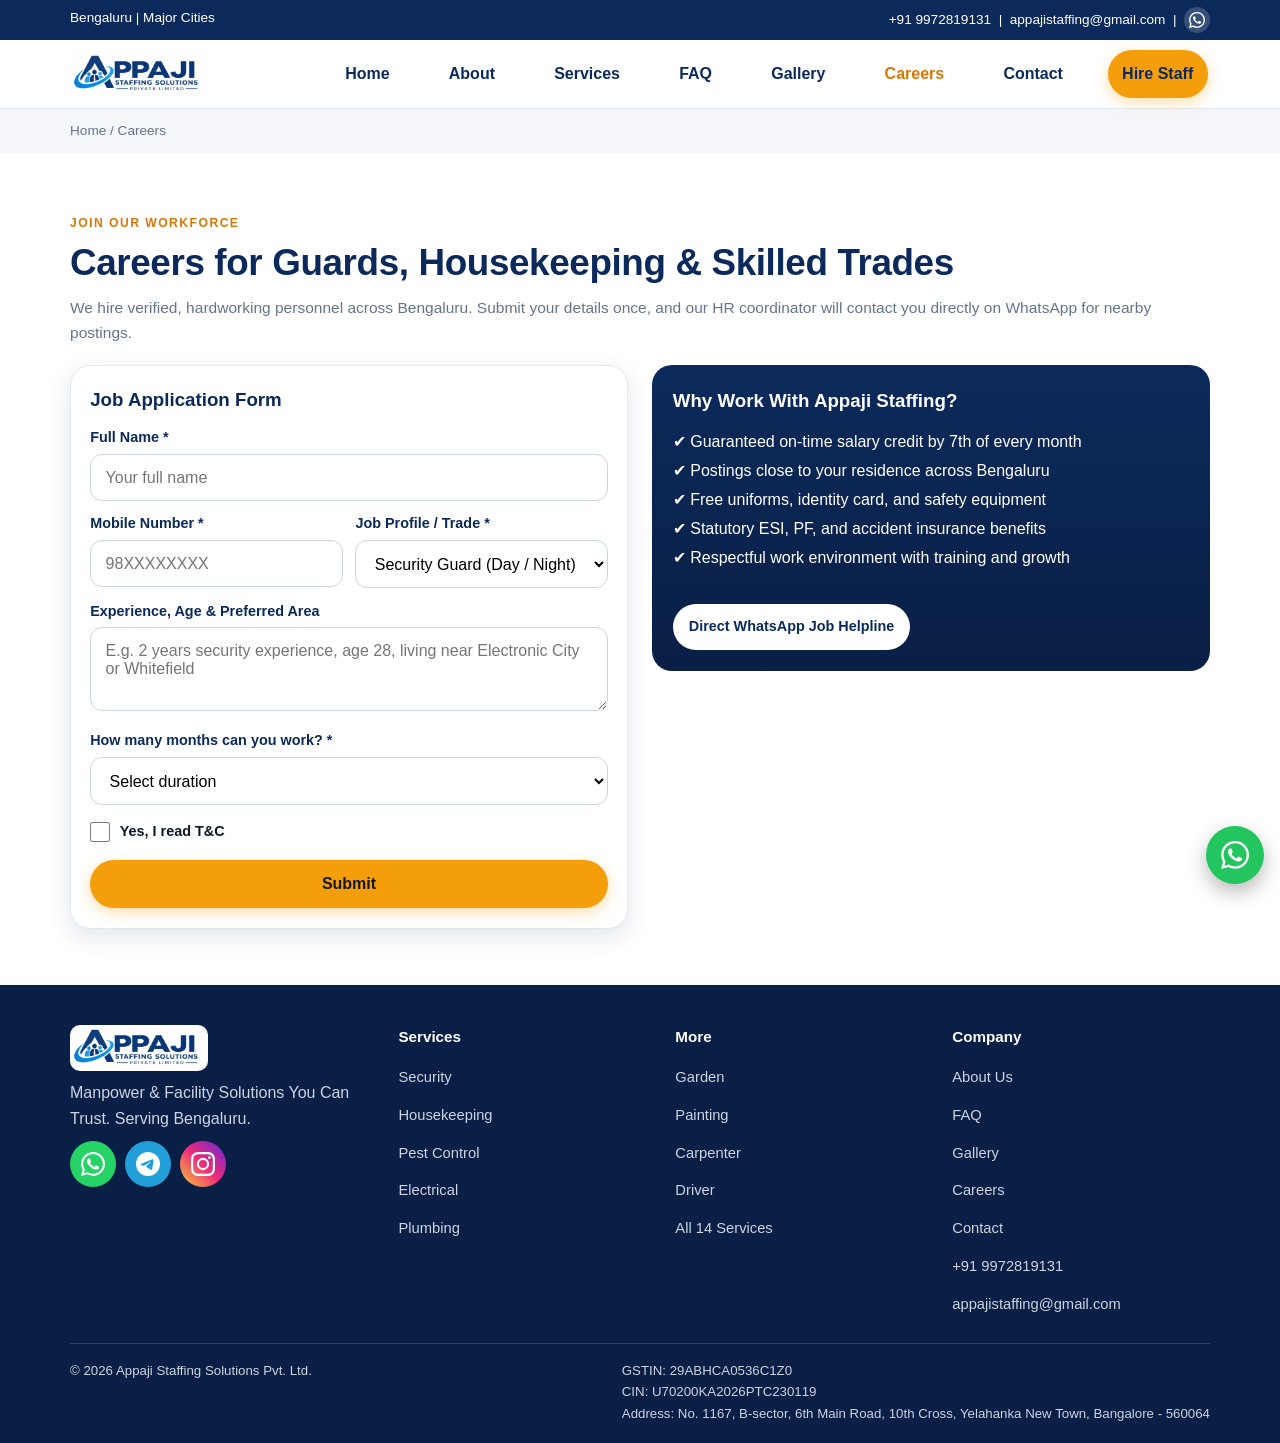
<file: careers.html>
<!DOCTYPE html>
<html lang="en">
<head>
<meta charset="UTF-8">
<meta name="viewport" content="width=device-width, initial-scale=1.0">
<title>Careers - Join Our Workforce | Appaji Staffing Solutions</title>
<meta name="description" content="Apply for jobs at Appaji Staffing Solutions Bengaluru - Security guards, housekeeping, pantry, electricians, plumbers, carpenters, painters, gardeners, drivers, eldercare attendants.">
<link rel="icon" type="image/jpeg" href="fevicon.jpeg">
<link rel="stylesheet" href="css/style.css">
</head>
<body>
<div class="topbar"><div class="container"><span>Bengaluru | Major Cities</span><span><a href="tel:+919972819131">+91 9972819131</a> &nbsp;|&nbsp; <a href="mailto:appajistaffing@gmail.com">appajistaffing@gmail.com</a> &nbsp;|&nbsp; <a class="social-icon wa" href="https://wa.me/919972819131" aria-label="WhatsApp" target="_blank" rel="noopener"><svg viewBox="0 0 24 24" fill="currentColor" aria-hidden="true"><path d="M17.472 14.382c-.297-.149-1.758-.867-2.03-.967-.273-.099-.471-.148-.67.15-.197.297-.767.966-.94 1.164-.173.199-.347.223-.644.075-.297-.15-1.255-.463-2.39-1.475-.883-.788-1.48-1.761-1.653-2.059-.173-.297-.018-.458.13-.606.134-.133.298-.347.446-.52.149-.174.198-.298.298-.497.099-.198.05-.371-.025-.52-.075-.149-.669-1.612-.916-2.207-.242-.579-.487-.5-.669-.51-.173-.008-.371-.01-.57-.01-.198 0-.52.074-.792.372-.272.297-1.04 1.016-1.04 2.479 0 1.462 1.065 2.875 1.213 3.074.149.198 2.096 3.2 5.077 4.487.709.306 1.262.489 1.694.625.712.227 1.36.195 1.871.118.571-.085 1.758-.719 2.006-1.413.248-.694.248-1.289.173-1.413-.074-.124-.272-.198-.57-.347m-5.421 7.403h-.004a9.87 9.87 0 01-5.031-1.378l-.361-.214-3.741.982.998-3.648-.235-.374a9.86 9.86 0 01-1.51-5.26c.001-5.45 4.436-9.884 9.888-9.884 2.64 0 5.122 1.03 6.988 2.898a9.825 9.825 0 012.893 6.994c-.003 5.45-4.437 9.884-9.885 9.884m8.413-18.297A11.815 11.815 0 0012.05 0C5.495 0 .16 5.335.157 11.892c0 2.096.547 4.142 1.588 5.945L.057 24l6.305-1.654a11.882 11.882 0 005.683 1.448h.005c6.554 0 11.89-5.335 11.893-11.893a11.821 11.821 0 00-3.48-8.413z"/></svg></a></span></div></div>
<header class="header"><div class="container navwrap">
<div class="brand"><img src="logo.jpeg" alt="Appaji logo"></div>
<button class="mobile-toggle" onclick="toggleNav()">☰</button>
<nav class="nav" id="mainNav">
<a href="index.html">Home</a>
<a href="about.html">About</a>
<a href="services.html">Services</a>
<a href="faq.html">FAQ</a>
<a href="gallery.html">Gallery</a>
<a href="careers.html" class="active">Careers</a>
<a href="contact.html">Contact</a>
<a class="btn" href="contact.html">Hire Staff</a>
</nav>
</div></header>
<div class="breadcrumb"><div class="container"><a href="index.html">Home</a> / Careers</div></div>

<section class="section"><div class="container">
<span class="kicker">Join Our Workforce</span>
<h1 class="h2">Careers for Guards, Housekeeping & Skilled Trades</h1>
<p class="lead">We hire verified, hardworking personnel across Bengaluru. Submit your details once, and our HR coordinator will contact you directly on WhatsApp for nearby postings.</p>

<div class="contact-grid">
<div class="form-wrap">
<h3 style="color:#0b2a5b">Job Application Form</h3>
<form data-wa-form>
<label>Full Name *</label>
<input name="name" required placeholder="Your full name">
<div class="two">
<div>
<label>Mobile Number *</label>
<input name="phone" required placeholder="98XXXXXXXX">
</div>
<div>
<label>Job Profile / Trade *</label>
<select name="service">
<option>Security Guard (Day / Night)</option>
<option>Housekeeping Staff</option>
<option>Pantry Boy / Café Support</option>
<option>Plumber</option>
<option>Electrician</option>
<option>Carpenter</option>
<option>Gardener / Landscaper</option>
<option>Pest Control Technician</option>
<option>Painter / Waterproofing Helper</option>
<option>Civil Helper / Mason</option>
<option>Eldercare Attendant</option>
<option>Child Caretaker / Nanny</option>
<option>Personal Car Chauffeur</option>
<option>Receptionist / Front-Desk</option>
</select>
</div>
</div>
<input type="hidden" name="company" value="Job Seeker">
<label>Experience, Age & Preferred Area</label>
<textarea name="message" rows="3" placeholder="E.g. 2 years security experience, age 28, living near Electronic City or Whitefield"></textarea>
<label>How many months can you work? *</label>
<select name="duration" required>
<option value="">Select duration</option>
<option>6 months</option>
<option>More than 6 months</option>
<option>More than 12 months</option>
</select>
<label class="check-row"><input type="checkbox" name="tnc" required> Yes, I read T&amp;C</label>
<button class="btn" style="width:100%;margin-top:.8rem" type="submit">Submit</button>
</form>
</div>

<div class="info-card">
<h3>Why Work With Appaji Staffing?</h3>
<p style="line-height:1.8">
✔ Guaranteed on-time salary credit by 7th of every month<br>
✔ Postings close to your residence across Bengaluru<br>
✔ Free uniforms, identity card, and safety equipment<br>
✔ Statutory ESI, PF, and accident insurance benefits<br>
✔ Respectful work environment with training and growth
</p>
<div class="social-row" style="margin-top:1.2rem">
<a href="https://wa.me/919972819131?text=Hello%20Appaji%20Staffing%2C%20I%20am%20looking%20for%20a%20job">Direct WhatsApp Job Helpline</a>
</div>
</div>
</div>

</div></section>

<footer class="footer"><div class="container footer-grid">
<div>
<div class="brand" style="margin-bottom:.6rem"><img src="logo.jpeg" alt="Appaji logo"></div>
<p>Manpower & Facility Solutions You Can Trust. Serving Bengaluru.</p>
<div class="social-row">
<a class="social-icon wa" href="https://wa.me/919972819131" aria-label="WhatsApp" target="_blank" rel="noopener"><svg viewBox="0 0 24 24" fill="currentColor" aria-hidden="true"><path d="M17.472 14.382c-.297-.149-1.758-.867-2.03-.967-.273-.099-.471-.148-.67.15-.197.297-.767.966-.94 1.164-.173.199-.347.223-.644.075-.297-.15-1.255-.463-2.39-1.475-.883-.788-1.48-1.761-1.653-2.059-.173-.297-.018-.458.13-.606.134-.133.298-.347.446-.52.149-.174.198-.298.298-.497.099-.198.05-.371-.025-.52-.075-.149-.669-1.612-.916-2.207-.242-.579-.487-.5-.669-.51-.173-.008-.371-.01-.57-.01-.198 0-.52.074-.792.372-.272.297-1.04 1.016-1.04 2.479 0 1.462 1.065 2.875 1.213 3.074.149.198 2.096 3.2 5.077 4.487.709.306 1.262.489 1.694.625.712.227 1.36.195 1.871.118.571-.085 1.758-.719 2.006-1.413.248-.694.248-1.289.173-1.413-.074-.124-.272-.198-.57-.347m-5.421 7.403h-.004a9.87 9.87 0 01-5.031-1.378l-.361-.214-3.741.982.998-3.648-.235-.374a9.86 9.86 0 01-1.51-5.26c.001-5.45 4.436-9.884 9.888-9.884 2.64 0 5.122 1.03 6.988 2.898a9.825 9.825 0 012.893 6.994c-.003 5.45-4.437 9.884-9.885 9.884m8.413-18.297A11.815 11.815 0 0012.05 0C5.495 0 .16 5.335.157 11.892c0 2.096.547 4.142 1.588 5.945L.057 24l6.305-1.654a11.882 11.882 0 005.683 1.448h.005c6.554 0 11.89-5.335 11.893-11.893a11.821 11.821 0 00-3.48-8.413z"/></svg></a>
<a class="social-icon tg" href="https://t.me/appajistaffing" aria-label="Telegram" target="_blank" rel="noopener"><svg viewBox="0 0 24 24" fill="currentColor" aria-hidden="true"><path d="M11.944 0A12 12 0 000 12a12 12 0 0012 12 12 12 0 0012-12A12 12 0 0012 0a12 12 0 00-.056 0zm4.962 7.224c.1-.002.321.023.465.14a.506.506 0 01.171.325c.016.093.036.306.02.472-.18 1.898-.962 6.502-1.36 8.627-.168.9-.499 1.201-.82 1.23-.696.065-1.225-.46-1.9-.902-1.056-.693-1.653-1.124-2.678-1.8-1.185-.78-.417-1.21.258-1.91.177-.184 3.247-2.977 3.307-3.23.007-.032.014-.15-.056-.212s-.174-.041-.249-.024c-.106.024-1.793 1.14-5.061 3.345-.48.33-.913.49-1.302.48-.428-.008-1.252-.241-1.865-.44-.752-.245-1.349-.374-1.297-.789.027-.216.325-.437.893-.663 3.498-1.524 5.83-2.529 6.998-3.014 3.332-1.386 4.025-1.627 4.476-1.635z"/></svg></a>
<a class="social-icon ig" href="https://www.instagram.com/appaji_2005?xtok=N3BrYnJmaWh1MWY2" aria-label="Instagram" target="_blank" rel="noopener"><svg viewBox="0 0 24 24" fill="currentColor" aria-hidden="true"><path d="M12 2.163c3.204 0 3.584.012 4.85.07 3.252.148 4.771 1.691 4.919 4.919.058 1.265.069 1.645.069 4.849 0 3.205-.012 3.584-.069 4.849-.149 3.225-1.664 4.771-4.919 4.919-1.266.058-1.644.07-4.85.07-3.204 0-3.584-.012-4.849-.07-3.26-.149-4.771-1.699-4.919-4.92-.058-1.265-.07-1.644-.07-4.849 0-3.204.013-3.583.07-4.849.149-3.227 1.664-4.771 4.919-4.919 1.266-.057 1.645-.069 4.849-.069zm0-2.163c-3.259 0-3.667.014-4.947.072-4.358.2-6.78 2.618-6.98 6.98-.059 1.281-.073 1.689-.073 4.948 0 3.259.014 3.668.072 4.948.2 4.358 2.618 6.78 6.98 6.98 1.281.058 1.689.072 4.948.072 3.259 0 3.668-.014 4.948-.072 4.354-.2 6.782-2.618 6.979-6.98.059-1.28.073-1.689.073-4.948 0-3.259-.014-3.667-.072-4.947-.196-4.354-2.617-6.78-6.979-6.98-1.281-.059-1.69-.073-4.949-.073zm0 5.838a6.162 6.162 0 100 12.324 6.162 6.162 0 000-12.324zm0 10.162a4 4 0 110-8 4 4 0 010 8zm6.406-11.845a1.44 1.44 0 100 2.881 1.44 1.44 0 000-2.881z"/></svg></a>
</div>
</div>
<div>
<h4>Services</h4>
<a href="services/security.html">Security</a>
<a href="services/housekeeping.html">Housekeeping</a>
<a href="services/pestcontrol.html">Pest Control</a>
<a href="services/electric.html">Electrical</a>
<a href="services/plumbing.html">Plumbing</a>
</div>
<div>
<h4>More</h4>
<a href="services/garden.html">Garden</a>
<a href="services/painting.html">Painting</a>
<a href="services/carpenter.html">Carpenter</a>
<a href="services/driver.html">Driver</a>
<a href="services.html">All 14 Services</a>
</div>
<div>
<h4>Company</h4>
<a href="about.html">About Us</a>
<a href="faq.html">FAQ</a>
<a href="gallery.html">Gallery</a>
<a href="careers.html">Careers</a>
<a href="contact.html">Contact</a>
<a href="tel:+919972819131">+91 9972819131</a>
<a href="mailto:appajistaffing@gmail.com">appajistaffing@gmail.com</a>
</div>
</div>
<div class="container copy">
<span>© <span id="year"></span> Appaji Staffing Solutions Pvt. Ltd.</span><span>GSTIN: 29ABHCA0536C1Z0<br>CIN: U70200KA2026PTC230119<br>Address: No. 1167, B-sector, 6th Main Road, 10th Cross, Yelahanka New Town, Bangalore - 560064</span>
</div>
</footer>

<a class="float-wa" href="https://wa.me/919972819131" aria-label="WhatsApp"><svg viewBox="0 0 24 24" fill="currentColor" aria-hidden="true"><path d="M17.472 14.382c-.297-.149-1.758-.867-2.03-.967-.273-.099-.471-.148-.67.15-.197.297-.767.966-.94 1.164-.173.199-.347.223-.644.075-.297-.15-1.255-.463-2.39-1.475-.883-.788-1.48-1.761-1.653-2.059-.173-.297-.018-.458.13-.606.134-.133.298-.347.446-.52.149-.174.198-.298.298-.497.099-.198.05-.371-.025-.52-.075-.149-.669-1.612-.916-2.207-.242-.579-.487-.5-.669-.51-.173-.008-.371-.01-.57-.01-.198 0-.52.074-.792.372-.272.297-1.04 1.016-1.04 2.479 0 1.462 1.065 2.875 1.213 3.074.149.198 2.096 3.2 5.077 4.487.709.306 1.262.489 1.694.625.712.227 1.36.195 1.871.118.571-.085 1.758-.719 2.006-1.413.248-.694.248-1.289.173-1.413-.074-.124-.272-.198-.57-.347m-5.421 7.403h-.004a9.87 9.87 0 01-5.031-1.378l-.361-.214-3.741.982.998-3.648-.235-.374a9.86 9.86 0 01-1.51-5.26c.001-5.45 4.436-9.884 9.888-9.884 2.64 0 5.122 1.03 6.988 2.898a9.825 9.825 0 012.893 6.994c-.003 5.45-4.437 9.884-9.885 9.884m8.413-18.297A11.815 11.815 0 0012.05 0C5.495 0 .16 5.335.157 11.892c0 2.096.547 4.142 1.588 5.945L.057 24l6.305-1.654a11.882 11.882 0 005.683 1.448h.005c6.554 0 11.89-5.335 11.893-11.893a11.821 11.821 0 00-3.48-8.413z"/></svg></a>
<script src="js/main.js"></script>
</body>
</html>
</file>
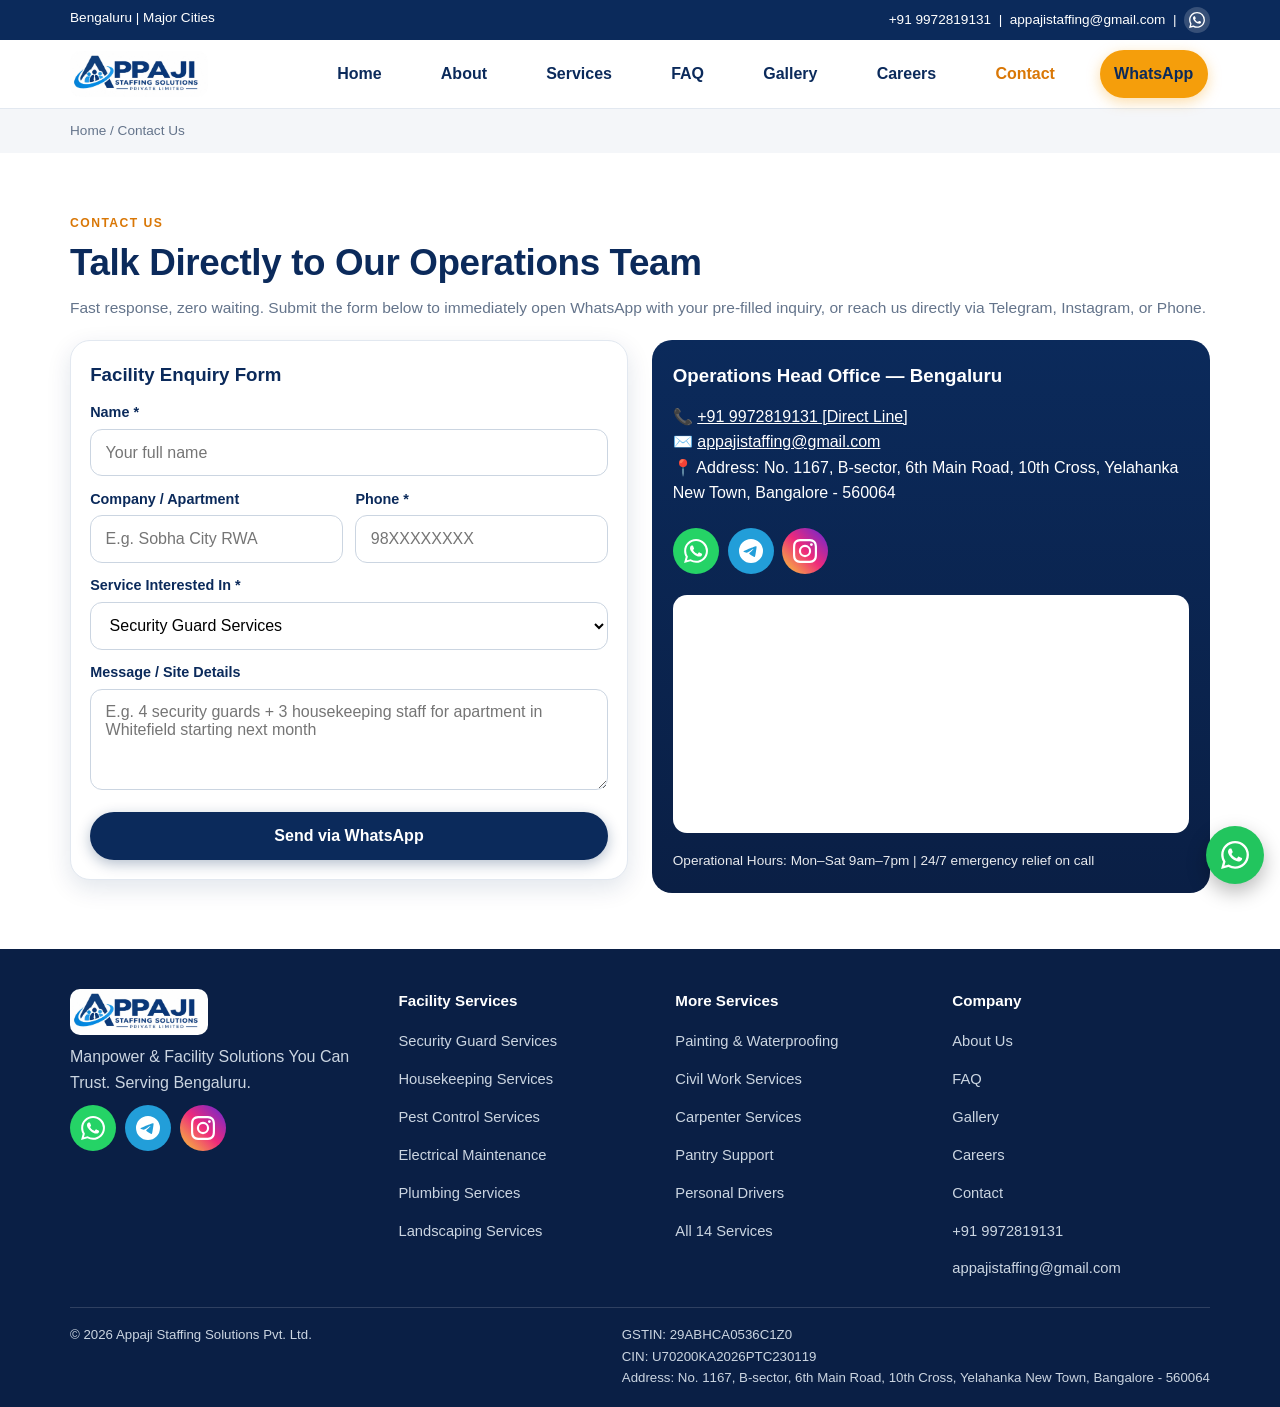
<file: contact.html>
<!DOCTYPE html>
<html lang="en">
<head>
<meta charset="UTF-8">
<meta name="viewport" content="width=device-width, initial-scale=1.0">
<title>Contact Us | Appaji Staffing Solutions Bengaluru</title>
<meta name="description" content="Contact Appaji Staffing Solutions Bengaluru - Phone, WhatsApp, Telegram, Instagram, office location, and direct vendor enquiry form.">
<link rel="icon" type="image/jpeg" href="fevicon.jpeg">
<link rel="stylesheet" href="css/style.css">
</head>
<body>
<div class="topbar"><div class="container"><span>Bengaluru | Major Cities</span><span><a href="tel:+919972819131">+91 9972819131</a> &nbsp;|&nbsp; <a href="mailto:appajistaffing@gmail.com">appajistaffing@gmail.com</a> &nbsp;|&nbsp; <a class="social-icon wa" href="https://wa.me/919972819131" aria-label="WhatsApp" target="_blank" rel="noopener"><svg viewBox="0 0 24 24" fill="currentColor" aria-hidden="true"><path d="M17.472 14.382c-.297-.149-1.758-.867-2.03-.967-.273-.099-.471-.148-.67.15-.197.297-.767.966-.94 1.164-.173.199-.347.223-.644.075-.297-.15-1.255-.463-2.39-1.475-.883-.788-1.48-1.761-1.653-2.059-.173-.297-.018-.458.13-.606.134-.133.298-.347.446-.52.149-.174.198-.298.298-.497.099-.198.05-.371-.025-.52-.075-.149-.669-1.612-.916-2.207-.242-.579-.487-.5-.669-.51-.173-.008-.371-.01-.57-.01-.198 0-.52.074-.792.372-.272.297-1.04 1.016-1.04 2.479 0 1.462 1.065 2.875 1.213 3.074.149.198 2.096 3.2 5.077 4.487.709.306 1.262.489 1.694.625.712.227 1.36.195 1.871.118.571-.085 1.758-.719 2.006-1.413.248-.694.248-1.289.173-1.413-.074-.124-.272-.198-.57-.347m-5.421 7.403h-.004a9.87 9.87 0 01-5.031-1.378l-.361-.214-3.741.982.998-3.648-.235-.374a9.86 9.86 0 01-1.51-5.26c.001-5.45 4.436-9.884 9.888-9.884 2.64 0 5.122 1.03 6.988 2.898a9.825 9.825 0 012.893 6.994c-.003 5.45-4.437 9.884-9.885 9.884m8.413-18.297A11.815 11.815 0 0012.05 0C5.495 0 .16 5.335.157 11.892c0 2.096.547 4.142 1.588 5.945L.057 24l6.305-1.654a11.882 11.882 0 005.683 1.448h.005c6.554 0 11.89-5.335 11.893-11.893a11.821 11.821 0 00-3.48-8.413z"/></svg></a></span></div></div>
<header class="header"><div class="container navwrap">
<div class="brand"><img src="logo.jpeg" alt="Appaji logo"></div>
<button class="mobile-toggle" onclick="toggleNav()">☰</button>
<nav class="nav" id="mainNav">
<a href="index.html">Home</a>
<a href="about.html">About</a>
<a href="services.html">Services</a>
<a href="faq.html">FAQ</a>
<a href="gallery.html">Gallery</a>
<a href="careers.html">Careers</a>
<a href="contact.html" class="active">Contact</a>
<a class="btn" href="https://wa.me/919972819131">WhatsApp</a>
</nav>
</div></header>
<div class="breadcrumb"><div class="container"><a href="index.html">Home</a> / Contact Us</div></div>

<section class="section"><div class="container">
<span class="kicker">Contact Us</span>
<h1 class="h2">Talk Directly to Our Operations Team</h1>
<p class="lead">Fast response, zero waiting. Submit the form below to immediately open WhatsApp with your pre-filled inquiry, or reach us directly via Telegram, Instagram, or Phone.</p>

<div class="contact-grid">
<div class="form-wrap">
<h3 style="color:#0b2a5b">Facility Enquiry Form</h3>
<form data-wa-form>
<label>Name *</label>
<input name="name" required placeholder="Your full name">
<div class="two">
<div>
<label>Company / Apartment</label>
<input name="company" placeholder="E.g. Sobha City RWA">
</div>
<div>
<label>Phone *</label>
<input name="phone" required placeholder="98XXXXXXXX">
</div>
</div>
<label>Service Interested In *</label>
<select name="service">
<option>Security Guard Services</option>
<option>Housekeeping Services</option>
<option>Pest Control Services</option>
<option>Electric Services & AMC</option>
<option>Plumbing Services</option>
<option>Landscaping & Garden Services</option>
<option>Painting & Waterproofing</option>
<option>Civil Work Services</option>
<option>Carpenter Services</option>
<option>Pantry & Café Services</option>
<option>Eldercare Specialist Services</option>
<option>Child Care Services</option>
<option>Personal Car Driver Services</option>
<option>Receptionist Services</option>
<option>Multiple / Full Facility Package</option>
</select>
<label>Message / Site Details</label>
<textarea name="message" rows="4" placeholder="E.g. 4 security guards + 3 housekeeping staff for apartment in Whitefield starting next month"></textarea>
<button class="btn btn-navy" style="width:100%;margin-top:.9rem" type="submit">Send via WhatsApp</button>
</form>
</div>

<div class="info-card">
<h3>Operations Head Office — Bengaluru</h3>
<p>
📞 <a href="tel:+919972819131" style="color:#fff;text-decoration:underline">+91 9972819131 [Direct Line]</a><br>
✉️ <a href="mailto:appajistaffing@gmail.com" style="color:#fff;text-decoration:underline">appajistaffing@gmail.com</a><br>
📍 Address: No. 1167, B-sector, 6th Main Road, 10th Cross, Yelahanka New Town, Bangalore - 560064
</p>
<div class="social-row">
<a class="social-icon wa" href="https://wa.me/919972819131?text=Hello%20Appaji%20Staffing" aria-label="WhatsApp" target="_blank" rel="noopener"><svg viewBox="0 0 24 24" fill="currentColor" aria-hidden="true"><path d="M17.472 14.382c-.297-.149-1.758-.867-2.03-.967-.273-.099-.471-.148-.67.15-.197.297-.767.966-.94 1.164-.173.199-.347.223-.644.075-.297-.15-1.255-.463-2.39-1.475-.883-.788-1.48-1.761-1.653-2.059-.173-.297-.018-.458.13-.606.134-.133.298-.347.446-.52.149-.174.198-.298.298-.497.099-.198.05-.371-.025-.52-.075-.149-.669-1.612-.916-2.207-.242-.579-.487-.5-.669-.51-.173-.008-.371-.01-.57-.01-.198 0-.52.074-.792.372-.272.297-1.04 1.016-1.04 2.479 0 1.462 1.065 2.875 1.213 3.074.149.198 2.096 3.2 5.077 4.487.709.306 1.262.489 1.694.625.712.227 1.36.195 1.871.118.571-.085 1.758-.719 2.006-1.413.248-.694.248-1.289.173-1.413-.074-.124-.272-.198-.57-.347m-5.421 7.403h-.004a9.87 9.87 0 01-5.031-1.378l-.361-.214-3.741.982.998-3.648-.235-.374a9.86 9.86 0 01-1.51-5.26c.001-5.45 4.436-9.884 9.888-9.884 2.64 0 5.122 1.03 6.988 2.898a9.825 9.825 0 012.893 6.994c-.003 5.45-4.437 9.884-9.885 9.884m8.413-18.297A11.815 11.815 0 0012.05 0C5.495 0 .16 5.335.157 11.892c0 2.096.547 4.142 1.588 5.945L.057 24l6.305-1.654a11.882 11.882 0 005.683 1.448h.005c6.554 0 11.89-5.335 11.893-11.893a11.821 11.821 0 00-3.48-8.413z"/></svg></a>
<a class="social-icon tg" href="https://t.me/appajistaffing" aria-label="Telegram" target="_blank" rel="noopener"><svg viewBox="0 0 24 24" fill="currentColor" aria-hidden="true"><path d="M11.944 0A12 12 0 000 12a12 12 0 0012 12 12 12 0 0012-12A12 12 0 0012 0a12 12 0 00-.056 0zm4.962 7.224c.1-.002.321.023.465.14a.506.506 0 01.171.325c.016.093.036.306.02.472-.18 1.898-.962 6.502-1.36 8.627-.168.9-.499 1.201-.82 1.23-.696.065-1.225-.46-1.9-.902-1.056-.693-1.653-1.124-2.678-1.8-1.185-.78-.417-1.21.258-1.91.177-.184 3.247-2.977 3.307-3.23.007-.032.014-.15-.056-.212s-.174-.041-.249-.024c-.106.024-1.793 1.14-5.061 3.345-.48.33-.913.49-1.302.48-.428-.008-1.252-.241-1.865-.44-.752-.245-1.349-.374-1.297-.789.027-.216.325-.437.893-.663 3.498-1.524 5.83-2.529 6.998-3.014 3.332-1.386 4.025-1.627 4.476-1.635z"/></svg></a>
<a class="social-icon ig" href="https://www.instagram.com/appaji_2005?xtok=N3BrYnJmaWh1MWY2" aria-label="Instagram" target="_blank" rel="noopener"><svg viewBox="0 0 24 24" fill="currentColor" aria-hidden="true"><path d="M12 2.163c3.204 0 3.584.012 4.85.07 3.252.148 4.771 1.691 4.919 4.919.058 1.265.069 1.645.069 4.849 0 3.205-.012 3.584-.069 4.849-.149 3.225-1.664 4.771-4.919 4.919-1.266.058-1.644.07-4.85.07-3.204 0-3.584-.012-4.849-.07-3.26-.149-4.771-1.699-4.919-4.92-.058-1.265-.07-1.644-.07-4.849 0-3.204.013-3.583.07-4.849.149-3.227 1.664-4.771 4.919-4.919 1.266-.057 1.645-.069 4.849-.069zm0-2.163c-3.259 0-3.667.014-4.947.072-4.358.2-6.78 2.618-6.98 6.98-.059 1.281-.073 1.689-.073 4.948 0 3.259.014 3.668.072 4.948.2 4.358 2.618 6.78 6.98 6.98 1.281.058 1.689.072 4.948.072 3.259 0 3.668-.014 4.948-.072 4.354-.2 6.782-2.618 6.979-6.98.059-1.28.073-1.689.073-4.948 0-3.259-.014-3.667-.072-4.947-.196-4.354-2.617-6.78-6.979-6.98-1.281-.059-1.69-.073-4.949-.073zm0 5.838a6.162 6.162 0 100 12.324 6.162 6.162 0 000-12.324zm0 10.162a4 4 0 110-8 4 4 0 010 8zm6.406-11.845a1.44 1.44 0 100 2.881 1.44 1.44 0 000-2.881z"/></svg></a>
</div>
<div style="background:#fff;border-radius:14px;overflow:hidden;margin-top:.5rem">
<iframe title="Appaji Staffing Solutions office map" src="https://maps.google.com/maps?q=No.%201167%2C%20B-sector%2C%206th%20Main%20road%2010th%20%27%20cross%2C%20Yelahanka%20New%20Town%2C%20Bangalore.%20560064&t=&z=15&ie=UTF8&iwloc=&output=embed" style="width:100%;height:230px;border:0"></iframe>
</div>
<p style="font-size:.85rem;opacity:.9;margin-top:.3rem">Operational Hours: Mon–Sat 9am–7pm | 24/7 emergency relief on call</p>
</div>
</div>

</div></section>

<footer class="footer"><div class="container footer-grid">
<div>
<div class="brand" style="margin-bottom:.6rem"><img src="logo.jpeg" alt="Appaji logo"></div>
<p>Manpower & Facility Solutions You Can Trust. Serving Bengaluru.</p>
<div class="social-row">
<a class="social-icon wa" href="https://wa.me/919972819131" aria-label="WhatsApp" target="_blank" rel="noopener"><svg viewBox="0 0 24 24" fill="currentColor" aria-hidden="true"><path d="M17.472 14.382c-.297-.149-1.758-.867-2.03-.967-.273-.099-.471-.148-.67.15-.197.297-.767.966-.94 1.164-.173.199-.347.223-.644.075-.297-.15-1.255-.463-2.39-1.475-.883-.788-1.48-1.761-1.653-2.059-.173-.297-.018-.458.13-.606.134-.133.298-.347.446-.52.149-.174.198-.298.298-.497.099-.198.05-.371-.025-.52-.075-.149-.669-1.612-.916-2.207-.242-.579-.487-.5-.669-.51-.173-.008-.371-.01-.57-.01-.198 0-.52.074-.792.372-.272.297-1.04 1.016-1.04 2.479 0 1.462 1.065 2.875 1.213 3.074.149.198 2.096 3.2 5.077 4.487.709.306 1.262.489 1.694.625.712.227 1.36.195 1.871.118.571-.085 1.758-.719 2.006-1.413.248-.694.248-1.289.173-1.413-.074-.124-.272-.198-.57-.347m-5.421 7.403h-.004a9.87 9.87 0 01-5.031-1.378l-.361-.214-3.741.982.998-3.648-.235-.374a9.86 9.86 0 01-1.51-5.26c.001-5.45 4.436-9.884 9.888-9.884 2.64 0 5.122 1.03 6.988 2.898a9.825 9.825 0 012.893 6.994c-.003 5.45-4.437 9.884-9.885 9.884m8.413-18.297A11.815 11.815 0 0012.05 0C5.495 0 .16 5.335.157 11.892c0 2.096.547 4.142 1.588 5.945L.057 24l6.305-1.654a11.882 11.882 0 005.683 1.448h.005c6.554 0 11.89-5.335 11.893-11.893a11.821 11.821 0 00-3.48-8.413z"/></svg></a>
<a class="social-icon tg" href="https://t.me/appajistaffing" aria-label="Telegram" target="_blank" rel="noopener"><svg viewBox="0 0 24 24" fill="currentColor" aria-hidden="true"><path d="M11.944 0A12 12 0 000 12a12 12 0 0012 12 12 12 0 0012-12A12 12 0 0012 0a12 12 0 00-.056 0zm4.962 7.224c.1-.002.321.023.465.14a.506.506 0 01.171.325c.016.093.036.306.02.472-.18 1.898-.962 6.502-1.36 8.627-.168.9-.499 1.201-.82 1.23-.696.065-1.225-.46-1.9-.902-1.056-.693-1.653-1.124-2.678-1.8-1.185-.78-.417-1.21.258-1.91.177-.184 3.247-2.977 3.307-3.23.007-.032.014-.15-.056-.212s-.174-.041-.249-.024c-.106.024-1.793 1.14-5.061 3.345-.48.33-.913.49-1.302.48-.428-.008-1.252-.241-1.865-.44-.752-.245-1.349-.374-1.297-.789.027-.216.325-.437.893-.663 3.498-1.524 5.83-2.529 6.998-3.014 3.332-1.386 4.025-1.627 4.476-1.635z"/></svg></a>
<a class="social-icon ig" href="https://www.instagram.com/appaji_2005?xtok=N3BrYnJmaWh1MWY2" aria-label="Instagram" target="_blank" rel="noopener"><svg viewBox="0 0 24 24" fill="currentColor" aria-hidden="true"><path d="M12 2.163c3.204 0 3.584.012 4.85.07 3.252.148 4.771 1.691 4.919 4.919.058 1.265.069 1.645.069 4.849 0 3.205-.012 3.584-.069 4.849-.149 3.225-1.664 4.771-4.919 4.919-1.266.058-1.644.07-4.85.07-3.204 0-3.584-.012-4.849-.07-3.26-.149-4.771-1.699-4.919-4.92-.058-1.265-.07-1.644-.07-4.849 0-3.204.013-3.583.07-4.849.149-3.227 1.664-4.771 4.919-4.919 1.266-.057 1.645-.069 4.849-.069zm0-2.163c-3.259 0-3.667.014-4.947.072-4.358.2-6.78 2.618-6.98 6.98-.059 1.281-.073 1.689-.073 4.948 0 3.259.014 3.668.072 4.948.2 4.358 2.618 6.78 6.98 6.98 1.281.058 1.689.072 4.948.072 3.259 0 3.668-.014 4.948-.072 4.354-.2 6.782-2.618 6.979-6.98.059-1.28.073-1.689.073-4.948 0-3.259-.014-3.667-.072-4.947-.196-4.354-2.617-6.78-6.979-6.98-1.281-.059-1.69-.073-4.949-.073zm0 5.838a6.162 6.162 0 100 12.324 6.162 6.162 0 000-12.324zm0 10.162a4 4 0 110-8 4 4 0 010 8zm6.406-11.845a1.44 1.44 0 100 2.881 1.44 1.44 0 000-2.881z"/></svg></a>
</div>
</div>
<div>
<h4>Facility Services</h4>
<a href="services/security.html">Security Guard Services</a>
<a href="services/housekeeping.html">Housekeeping Services</a>
<a href="services/pestcontrol.html">Pest Control Services</a>
<a href="services/electric.html">Electrical Maintenance</a>
<a href="services/plumbing.html">Plumbing Services</a>
<a href="services/garden.html">Landscaping Services</a>
</div>
<div>
<h4>More Services</h4>
<a href="services/painting.html">Painting & Waterproofing</a>
<a href="services/civil.html">Civil Work Services</a>
<a href="services/carpenter.html">Carpenter Services</a>
<a href="services/pantry.html">Pantry Support</a>
<a href="services/driver.html">Personal Drivers</a>
<a href="services.html">All 14 Services</a>
</div>
<div>
<h4>Company</h4>
<a href="about.html">About Us</a>
<a href="faq.html">FAQ</a>
<a href="gallery.html">Gallery</a>
<a href="careers.html">Careers</a>
<a href="contact.html">Contact</a>
<a href="tel:+919972819131">+91 9972819131</a>
<a href="mailto:appajistaffing@gmail.com">appajistaffing@gmail.com</a>
</div>
</div>
<div class="container copy">
<span>© <span id="year"></span> Appaji Staffing Solutions Pvt. Ltd.</span><span>GSTIN: 29ABHCA0536C1Z0<br>CIN: U70200KA2026PTC230119<br>Address: No. 1167, B-sector, 6th Main Road, 10th Cross, Yelahanka New Town, Bangalore - 560064</span>
</div>
</footer>

<a class="float-wa" href="https://wa.me/919972819131" aria-label="WhatsApp"><svg viewBox="0 0 24 24" fill="currentColor" aria-hidden="true"><path d="M17.472 14.382c-.297-.149-1.758-.867-2.03-.967-.273-.099-.471-.148-.67.15-.197.297-.767.966-.94 1.164-.173.199-.347.223-.644.075-.297-.15-1.255-.463-2.39-1.475-.883-.788-1.48-1.761-1.653-2.059-.173-.297-.018-.458.13-.606.134-.133.298-.347.446-.52.149-.174.198-.298.298-.497.099-.198.05-.371-.025-.52-.075-.149-.669-1.612-.916-2.207-.242-.579-.487-.5-.669-.51-.173-.008-.371-.01-.57-.01-.198 0-.52.074-.792.372-.272.297-1.04 1.016-1.04 2.479 0 1.462 1.065 2.875 1.213 3.074.149.198 2.096 3.2 5.077 4.487.709.306 1.262.489 1.694.625.712.227 1.36.195 1.871.118.571-.085 1.758-.719 2.006-1.413.248-.694.248-1.289.173-1.413-.074-.124-.272-.198-.57-.347m-5.421 7.403h-.004a9.87 9.87 0 01-5.031-1.378l-.361-.214-3.741.982.998-3.648-.235-.374a9.86 9.86 0 01-1.51-5.26c.001-5.45 4.436-9.884 9.888-9.884 2.64 0 5.122 1.03 6.988 2.898a9.825 9.825 0 012.893 6.994c-.003 5.45-4.437 9.884-9.885 9.884m8.413-18.297A11.815 11.815 0 0012.05 0C5.495 0 .16 5.335.157 11.892c0 2.096.547 4.142 1.588 5.945L.057 24l6.305-1.654a11.882 11.882 0 005.683 1.448h.005c6.554 0 11.89-5.335 11.893-11.893a11.821 11.821 0 00-3.48-8.413z"/></svg></a>
<script src="js/main.js"></script>
</body>
</html>
</file>
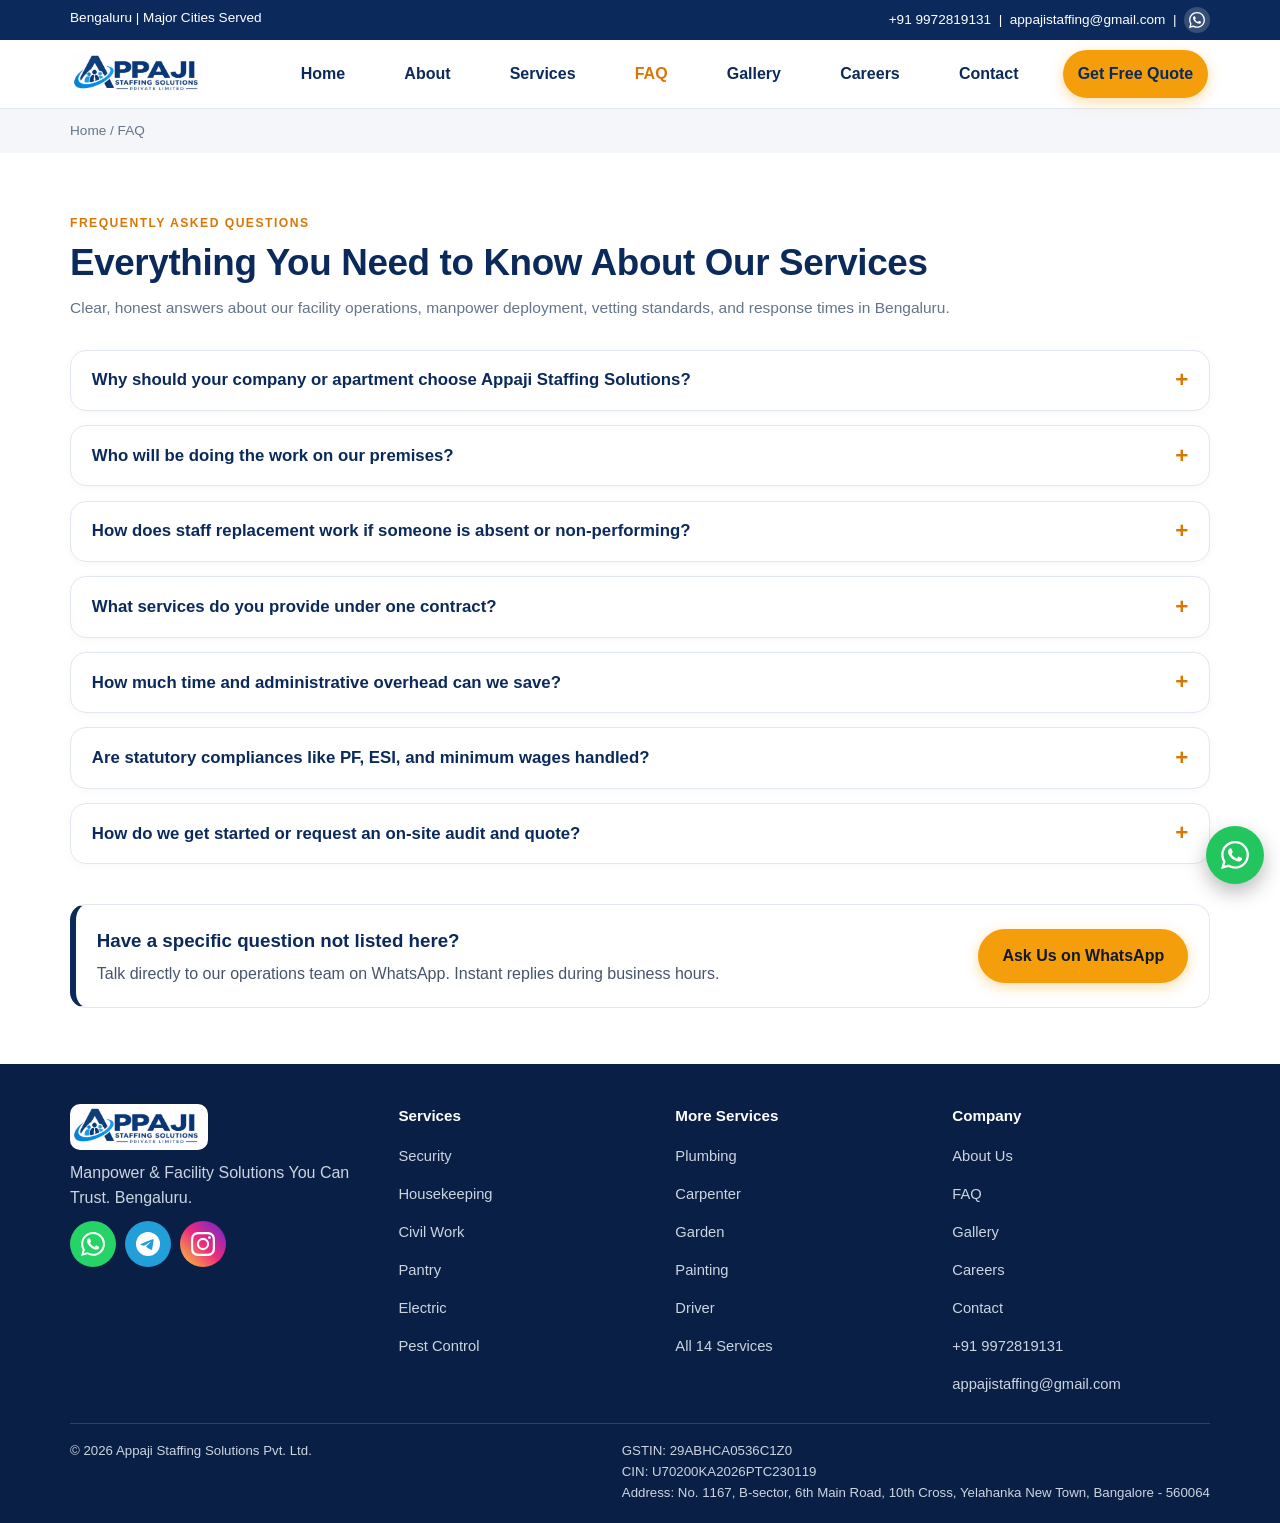
<file: faq.html>
<!DOCTYPE html>
<html lang="en">
<head>
<meta charset="UTF-8">
<meta name="viewport" content="width=device-width, initial-scale=1.0">
<title>Frequently Asked Questions | Appaji Staffing Solutions Bengaluru</title>
<meta name="description" content="Common questions about Appaji Staffing Solutions facility management, verification, staff replacement, services, and AMC contracts in Bengaluru.">
<link rel="icon" type="image/jpeg" href="fevicon.jpeg">
<link rel="stylesheet" href="css/style.css">
</head>
<body>
<div class="topbar"><div class="container"><span>Bengaluru | Major Cities Served</span><span><a href="tel:+919972819131">+91 9972819131</a> &nbsp;|&nbsp; <a href="mailto:appajistaffing@gmail.com">appajistaffing@gmail.com</a> &nbsp;|&nbsp; <a class="social-icon wa" href="https://wa.me/919972819131" aria-label="WhatsApp" target="_blank" rel="noopener"><svg viewBox="0 0 24 24" fill="currentColor" aria-hidden="true"><path d="M17.472 14.382c-.297-.149-1.758-.867-2.03-.967-.273-.099-.471-.148-.67.15-.197.297-.767.966-.94 1.164-.173.199-.347.223-.644.075-.297-.15-1.255-.463-2.39-1.475-.883-.788-1.48-1.761-1.653-2.059-.173-.297-.018-.458.13-.606.134-.133.298-.347.446-.52.149-.174.198-.298.298-.497.099-.198.05-.371-.025-.52-.075-.149-.669-1.612-.916-2.207-.242-.579-.487-.5-.669-.51-.173-.008-.371-.01-.57-.01-.198 0-.52.074-.792.372-.272.297-1.04 1.016-1.04 2.479 0 1.462 1.065 2.875 1.213 3.074.149.198 2.096 3.2 5.077 4.487.709.306 1.262.489 1.694.625.712.227 1.36.195 1.871.118.571-.085 1.758-.719 2.006-1.413.248-.694.248-1.289.173-1.413-.074-.124-.272-.198-.57-.347m-5.421 7.403h-.004a9.87 9.87 0 01-5.031-1.378l-.361-.214-3.741.982.998-3.648-.235-.374a9.86 9.86 0 01-1.51-5.26c.001-5.45 4.436-9.884 9.888-9.884 2.64 0 5.122 1.03 6.988 2.898a9.825 9.825 0 012.893 6.994c-.003 5.45-4.437 9.884-9.885 9.884m8.413-18.297A11.815 11.815 0 0012.05 0C5.495 0 .16 5.335.157 11.892c0 2.096.547 4.142 1.588 5.945L.057 24l6.305-1.654a11.882 11.882 0 005.683 1.448h.005c6.554 0 11.89-5.335 11.893-11.893a11.821 11.821 0 00-3.48-8.413z"/></svg></a></span></div></div>
<header class="header"><div class="container navwrap">
<div class="brand"><img src="logo.jpeg" alt="Appaji logo"></div>
<button class="mobile-toggle" onclick="toggleNav()">☰</button>
<nav class="nav" id="mainNav">
<a href="index.html">Home</a>
<a href="about.html">About</a>
<a href="services.html">Services</a>
<a href="faq.html" class="active">FAQ</a>
<a href="gallery.html">Gallery</a>
<a href="careers.html">Careers</a>
<a href="contact.html">Contact</a>
<a class="btn" href="contact.html">Get Free Quote</a>
</nav>
</div></header>
<div class="breadcrumb"><div class="container"><a href="index.html">Home</a> / FAQ</div></div>
<section class="section"><div class="container">
<span class="kicker">Frequently Asked Questions</span>
<h1 class="h2">Everything You Need to Know About Our Services</h1>
<p class="lead">Clear, honest answers about our facility operations, manpower deployment, vetting standards, and response times in Bengaluru.</p>

<div class="faq-container">
<div class="faq-item">
<button class="faq-question">Why should your company or apartment choose Appaji Staffing Solutions? <span class="faq-icon">+</span></button>
<div class="faq-answer">
<p>Many companies and apartment communities have valuable property assets that are neglected or poorly managed by unreliable contractors and part-timers. Maintenance, security, sanitation, and compliance demand full-time, professional oversight. Appaji Staffing Solutions provides an all-in-one, supervised facility partnership backed by dedicated operational field officers, verified staff, and transparent reporting.</p>
</div>
</div>

<div class="faq-item">
<button class="faq-question">Who will be doing the work on our premises? <span class="faq-icon">+</span></button>
<div class="faq-answer">
<p>Our workforce is thoroughly vetted and trained. We deploy full-time employees who are police-verified, identity-checked (Aadhaar/voter ID), and trade-tested in their respective specialties (cleaning chemistry, electrical safety, security protocols, plumbing). Every site team works under a designated supervisor and field officer.</p>
</div>
</div>

<div class="faq-item">
<button class="faq-question">How does staff replacement work if someone is absent or non-performing? <span class="faq-icon">+</span></button>
<div class="faq-answer">
<p>We maintain an active bench of trained relievers across Bengaluru. If a staff member is on leave or deemed unsatisfactory by your management committee, we provide an immediate replacement without requiring prolonged follow-ups. You deal with a single account manager who handles all shift rosters.</p>
</div>
</div>

<div class="faq-item">
<button class="faq-question">What services do you provide under one contract? <span class="faq-icon">+</span></button>
<div class="faq-answer">
<p>We provide 14 integrated facility and staffing services under one umbrella: Security Guard Services, Housekeeping & Deep Cleaning, Civil Repairs, Pantry & Café Upkeep, Plumbing, Carpentry, Landscaping & Garden Services, Electrical Maintenance, Pest Control, Painting & Waterproofing, Eldercare, Child Care, Personal Drivers, and Receptionist & Front-Desk services.</p>
</div>
</div>

<div class="faq-item">
<button class="faq-question">How much time and administrative overhead can we save? <span class="faq-icon">+</span></button>
<div class="faq-answer">
<p>By consolidating multiple vendors into one point of contact, your administration eliminates coordinating separate contractors for cleaning, security, gardening, and repairs. One monthly GST invoice, unified compliance (PF/ESI/Gratuity), and centralized supervision save facility managers up to 70% of vendor management time.</p>
</div>
</div>

<div class="faq-item">
<button class="faq-question">Are statutory compliances like PF, ESI, and minimum wages handled? <span class="faq-icon">+</span></button>
<div class="faq-answer">
<p>Yes. Appaji Staffing Solutions strictly adheres to labor laws, Karnataka state minimum wage guidelines, Provident Fund (PF), Employee State Insurance (ESI), and statutory requirements. Challans and compliance sheets are made available to client audits upon request.</p>
</div>
</div>

<div class="faq-item">
<button class="faq-question">How do we get started or request an on-site audit and quote? <span class="faq-icon">+</span></button>
<div class="faq-answer">
<p>Getting started is simple. Tap our WhatsApp button or fill out the callback form with your location and approximate requirements. Our operations manager will visit your site within 24 to 48 hours for a walk-through audit and provide a customized proposal.</p>
</div>
</div>
</div>

<div class="quote" style="margin-top:2.5rem;display:flex;justify-content:space-between;align-items:center;flex-wrap:wrap;gap:1rem">
<div>
<h3 style="color:#0b2a5b;margin-bottom:.3rem">Have a specific question not listed here?</h3>
<p style="margin:0;color:#475569">Talk directly to our operations team on WhatsApp. Instant replies during business hours.</p>
</div>
<a class="btn" href="https://wa.me/919972819131?text=Hello%20Appaji%20Staffing%2C%20I%20have%20a%20question">Ask Us on WhatsApp</a>
</div>

</div></section>

<footer class="footer"><div class="container footer-grid">
<div><div class="brand" style="margin-bottom:.6rem"><img src="logo.jpeg" alt="Appaji logo"></div><p>Manpower & Facility Solutions You Can Trust. Bengaluru.</p><div class="social-row"><a class="social-icon wa" href="https://wa.me/919972819131" aria-label="WhatsApp" target="_blank" rel="noopener"><svg viewBox="0 0 24 24" fill="currentColor" aria-hidden="true"><path d="M17.472 14.382c-.297-.149-1.758-.867-2.03-.967-.273-.099-.471-.148-.67.15-.197.297-.767.966-.94 1.164-.173.199-.347.223-.644.075-.297-.15-1.255-.463-2.39-1.475-.883-.788-1.48-1.761-1.653-2.059-.173-.297-.018-.458.13-.606.134-.133.298-.347.446-.52.149-.174.198-.298.298-.497.099-.198.05-.371-.025-.52-.075-.149-.669-1.612-.916-2.207-.242-.579-.487-.5-.669-.51-.173-.008-.371-.01-.57-.01-.198 0-.52.074-.792.372-.272.297-1.04 1.016-1.04 2.479 0 1.462 1.065 2.875 1.213 3.074.149.198 2.096 3.2 5.077 4.487.709.306 1.262.489 1.694.625.712.227 1.36.195 1.871.118.571-.085 1.758-.719 2.006-1.413.248-.694.248-1.289.173-1.413-.074-.124-.272-.198-.57-.347m-5.421 7.403h-.004a9.87 9.87 0 01-5.031-1.378l-.361-.214-3.741.982.998-3.648-.235-.374a9.86 9.86 0 01-1.51-5.26c.001-5.45 4.436-9.884 9.888-9.884 2.64 0 5.122 1.03 6.988 2.898a9.825 9.825 0 012.893 6.994c-.003 5.45-4.437 9.884-9.885 9.884m8.413-18.297A11.815 11.815 0 0012.05 0C5.495 0 .16 5.335.157 11.892c0 2.096.547 4.142 1.588 5.945L.057 24l6.305-1.654a11.882 11.882 0 005.683 1.448h.005c6.554 0 11.89-5.335 11.893-11.893a11.821 11.821 0 00-3.48-8.413z"/></svg></a><a class="social-icon tg" href="https://t.me/appajistaffing" aria-label="Telegram" target="_blank" rel="noopener"><svg viewBox="0 0 24 24" fill="currentColor" aria-hidden="true"><path d="M11.944 0A12 12 0 000 12a12 12 0 0012 12 12 12 0 0012-12A12 12 0 0012 0a12 12 0 00-.056 0zm4.962 7.224c.1-.002.321.023.465.14a.506.506 0 01.171.325c.016.093.036.306.02.472-.18 1.898-.962 6.502-1.36 8.627-.168.9-.499 1.201-.82 1.23-.696.065-1.225-.46-1.9-.902-1.056-.693-1.653-1.124-2.678-1.8-1.185-.78-.417-1.21.258-1.91.177-.184 3.247-2.977 3.307-3.23.007-.032.014-.15-.056-.212s-.174-.041-.249-.024c-.106.024-1.793 1.14-5.061 3.345-.48.33-.913.49-1.302.48-.428-.008-1.252-.241-1.865-.44-.752-.245-1.349-.374-1.297-.789.027-.216.325-.437.893-.663 3.498-1.524 5.83-2.529 6.998-3.014 3.332-1.386 4.025-1.627 4.476-1.635z"/></svg></a><a class="social-icon ig" href="https://www.instagram.com/appaji_2005?xtok=N3BrYnJmaWh1MWY2" aria-label="Instagram" target="_blank" rel="noopener"><svg viewBox="0 0 24 24" fill="currentColor" aria-hidden="true"><path d="M12 2.163c3.204 0 3.584.012 4.85.07 3.252.148 4.771 1.691 4.919 4.919.058 1.265.069 1.645.069 4.849 0 3.205-.012 3.584-.069 4.849-.149 3.225-1.664 4.771-4.919 4.919-1.266.058-1.644.07-4.85.07-3.204 0-3.584-.012-4.849-.07-3.26-.149-4.771-1.699-4.919-4.92-.058-1.265-.07-1.644-.07-4.849 0-3.204.013-3.583.07-4.849.149-3.227 1.664-4.771 4.919-4.919 1.266-.057 1.645-.069 4.849-.069zm0-2.163c-3.259 0-3.667.014-4.947.072-4.358.2-6.78 2.618-6.98 6.98-.059 1.281-.073 1.689-.073 4.948 0 3.259.014 3.668.072 4.948.2 4.358 2.618 6.78 6.98 6.98 1.281.058 1.689.072 4.948.072 3.259 0 3.668-.014 4.948-.072 4.354-.2 6.782-2.618 6.979-6.98.059-1.28.073-1.689.073-4.948 0-3.259-.014-3.667-.072-4.947-.196-4.354-2.617-6.78-6.979-6.98-1.281-.059-1.69-.073-4.949-.073zm0 5.838a6.162 6.162 0 100 12.324 6.162 6.162 0 000-12.324zm0 10.162a4 4 0 110-8 4 4 0 010 8zm6.406-11.845a1.44 1.44 0 100 2.881 1.44 1.44 0 000-2.881z"/></svg></a></div></div>
<div><h4>Services</h4><a href="services/security.html">Security</a><a href="services/housekeeping.html">Housekeeping</a><a href="services/civil.html">Civil Work</a><a href="services/pantry.html">Pantry</a><a href="services/electric.html">Electric</a><a href="services/pestcontrol.html">Pest Control</a></div>
<div><h4>More Services</h4><a href="services/plumbing.html">Plumbing</a><a href="services/carpenter.html">Carpenter</a><a href="services/garden.html">Garden</a><a href="services/painting.html">Painting</a><a href="services/driver.html">Driver</a><a href="services.html">All 14 Services</a></div>
<div><h4>Company</h4><a href="about.html">About Us</a><a href="faq.html">FAQ</a><a href="gallery.html">Gallery</a><a href="careers.html">Careers</a><a href="contact.html">Contact</a><a href="tel:+919972819131">+91 9972819131</a><a href="mailto:appajistaffing@gmail.com">appajistaffing@gmail.com</a></div>
</div><div class="container copy"><span>© <span id="year"></span> Appaji Staffing Solutions Pvt. Ltd.</span><span>GSTIN: 29ABHCA0536C1Z0<br>CIN: U70200KA2026PTC230119<br>Address: No. 1167, B-sector, 6th Main Road, 10th Cross, Yelahanka New Town, Bangalore - 560064</span></div></footer>
<a class="float-wa" href="https://wa.me/919972819131" aria-label="WhatsApp"><svg viewBox="0 0 24 24" fill="currentColor" aria-hidden="true"><path d="M17.472 14.382c-.297-.149-1.758-.867-2.03-.967-.273-.099-.471-.148-.67.15-.197.297-.767.966-.94 1.164-.173.199-.347.223-.644.075-.297-.15-1.255-.463-2.39-1.475-.883-.788-1.48-1.761-1.653-2.059-.173-.297-.018-.458.13-.606.134-.133.298-.347.446-.52.149-.174.198-.298.298-.497.099-.198.05-.371-.025-.52-.075-.149-.669-1.612-.916-2.207-.242-.579-.487-.5-.669-.51-.173-.008-.371-.01-.57-.01-.198 0-.52.074-.792.372-.272.297-1.04 1.016-1.04 2.479 0 1.462 1.065 2.875 1.213 3.074.149.198 2.096 3.2 5.077 4.487.709.306 1.262.489 1.694.625.712.227 1.36.195 1.871.118.571-.085 1.758-.719 2.006-1.413.248-.694.248-1.289.173-1.413-.074-.124-.272-.198-.57-.347m-5.421 7.403h-.004a9.87 9.87 0 01-5.031-1.378l-.361-.214-3.741.982.998-3.648-.235-.374a9.86 9.86 0 01-1.51-5.26c.001-5.45 4.436-9.884 9.888-9.884 2.64 0 5.122 1.03 6.988 2.898a9.825 9.825 0 012.893 6.994c-.003 5.45-4.437 9.884-9.885 9.884m8.413-18.297A11.815 11.815 0 0012.05 0C5.495 0 .16 5.335.157 11.892c0 2.096.547 4.142 1.588 5.945L.057 24l6.305-1.654a11.882 11.882 0 005.683 1.448h.005c6.554 0 11.89-5.335 11.893-11.893a11.821 11.821 0 00-3.48-8.413z"/></svg></a>
<script src="js/main.js"></script>
</body>
</html>
</file>
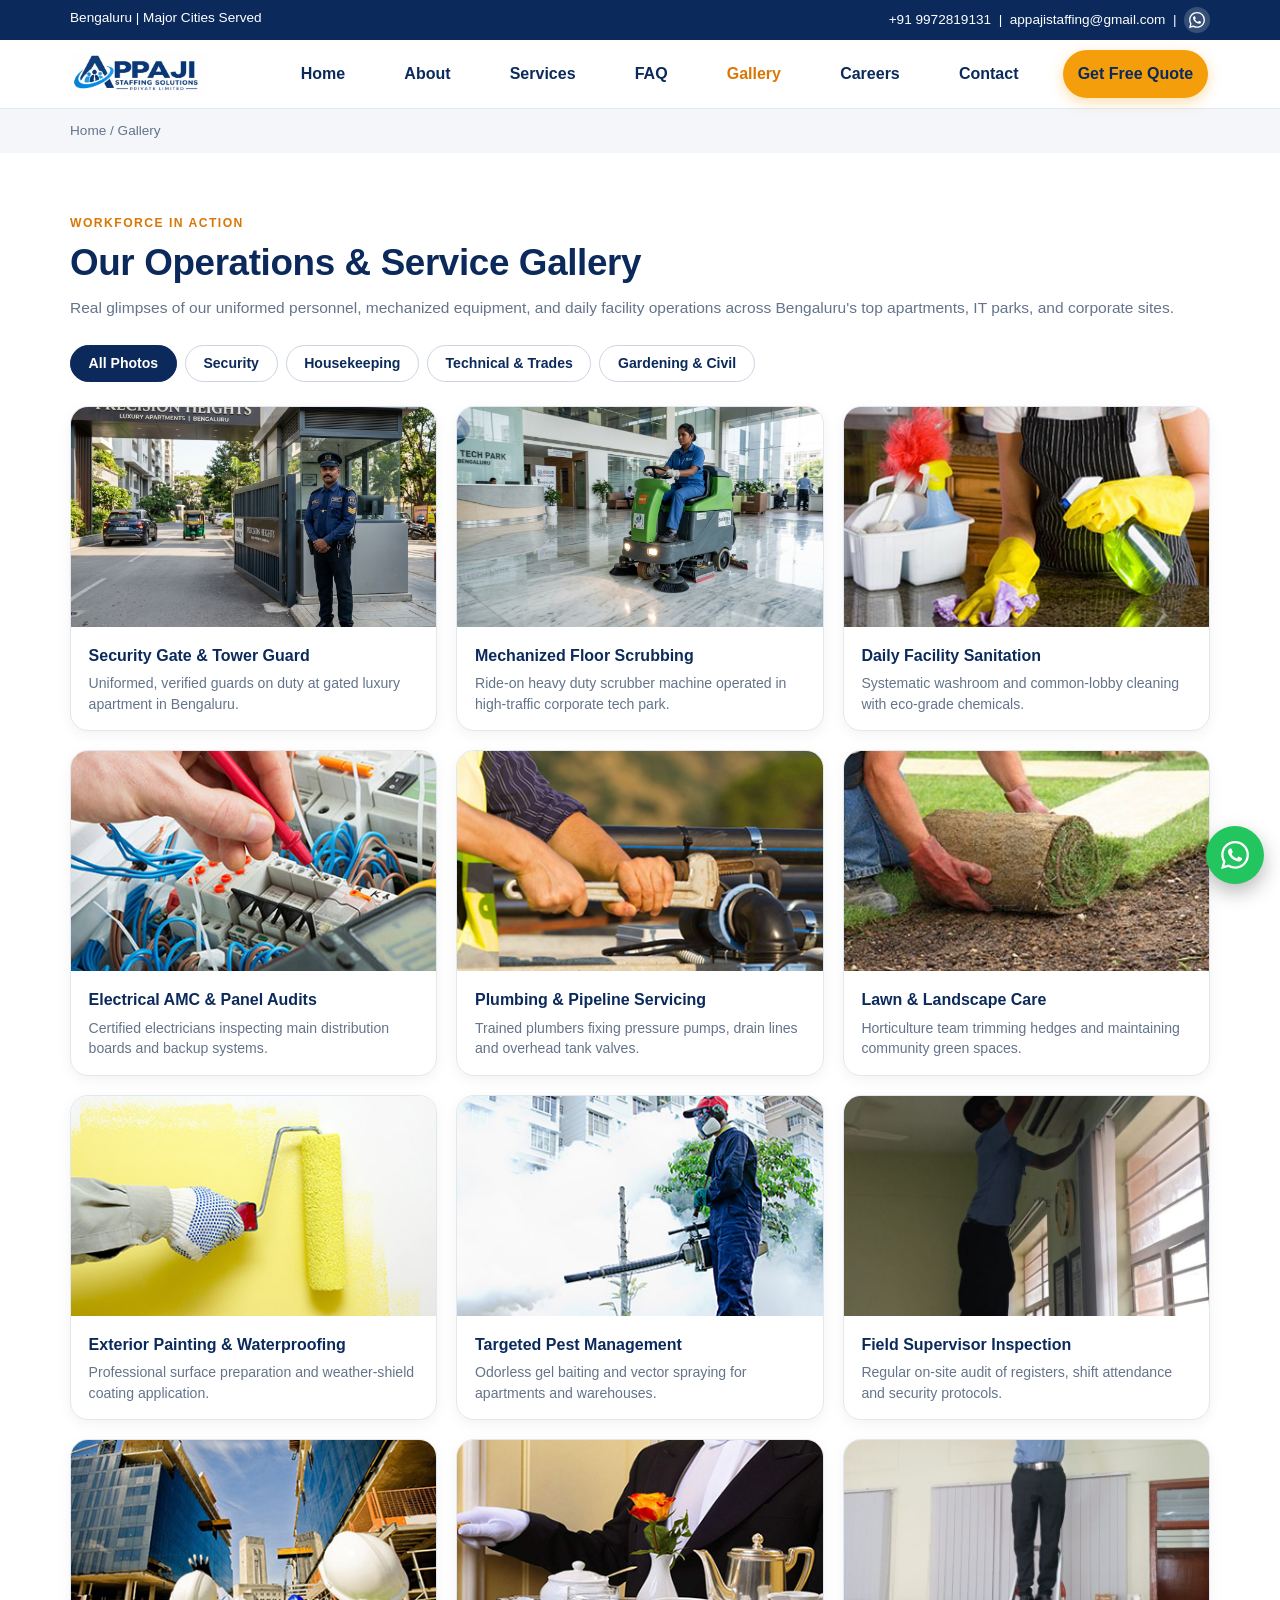
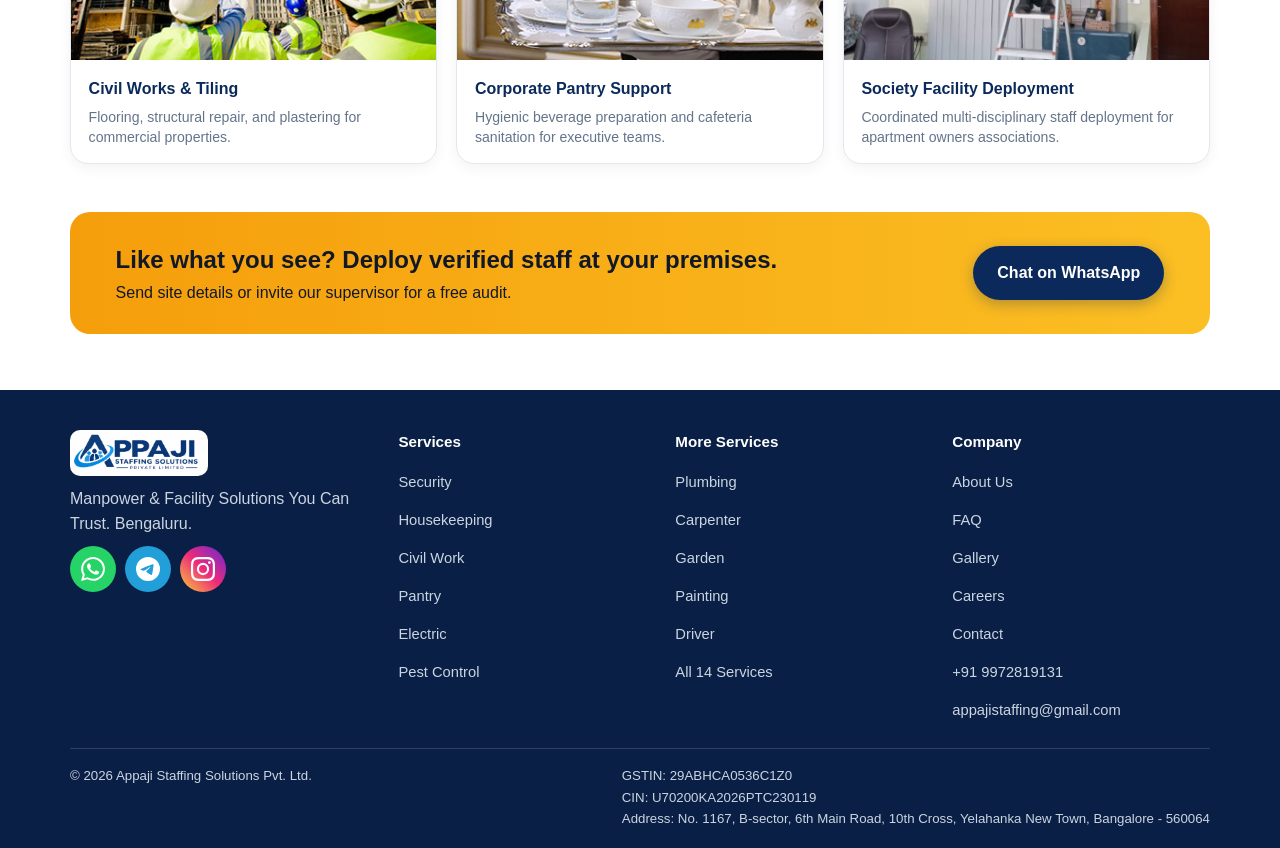
<file: gallery.html>
<!DOCTYPE html>
<html lang="en">
<head>
<meta charset="UTF-8">
<meta name="viewport" content="width=device-width, initial-scale=1.0">
<title>Workforce & Operations Gallery | Appaji Staffing Solutions Bengaluru</title>
<meta name="description" content="Visual gallery of Appaji Staffing Solutions workforce in action: security personnel, mechanized cleaning, landscaping, technical maintenance across Bengaluru.">
<link rel="icon" type="image/jpeg" href="fevicon.jpeg">
<link rel="stylesheet" href="css/style.css">
</head>
<body>
<div class="topbar"><div class="container"><span>Bengaluru | Major Cities Served</span><span><a href="tel:+919972819131">+91 9972819131</a> &nbsp;|&nbsp; <a href="mailto:appajistaffing@gmail.com">appajistaffing@gmail.com</a> &nbsp;|&nbsp; <a class="social-icon wa" href="https://wa.me/919972819131" aria-label="WhatsApp" target="_blank" rel="noopener"><svg viewBox="0 0 24 24" fill="currentColor" aria-hidden="true"><path d="M17.472 14.382c-.297-.149-1.758-.867-2.03-.967-.273-.099-.471-.148-.67.15-.197.297-.767.966-.94 1.164-.173.199-.347.223-.644.075-.297-.15-1.255-.463-2.39-1.475-.883-.788-1.48-1.761-1.653-2.059-.173-.297-.018-.458.13-.606.134-.133.298-.347.446-.52.149-.174.198-.298.298-.497.099-.198.05-.371-.025-.52-.075-.149-.669-1.612-.916-2.207-.242-.579-.487-.5-.669-.51-.173-.008-.371-.01-.57-.01-.198 0-.52.074-.792.372-.272.297-1.04 1.016-1.04 2.479 0 1.462 1.065 2.875 1.213 3.074.149.198 2.096 3.2 5.077 4.487.709.306 1.262.489 1.694.625.712.227 1.36.195 1.871.118.571-.085 1.758-.719 2.006-1.413.248-.694.248-1.289.173-1.413-.074-.124-.272-.198-.57-.347m-5.421 7.403h-.004a9.87 9.87 0 01-5.031-1.378l-.361-.214-3.741.982.998-3.648-.235-.374a9.86 9.86 0 01-1.51-5.26c.001-5.45 4.436-9.884 9.888-9.884 2.64 0 5.122 1.03 6.988 2.898a9.825 9.825 0 012.893 6.994c-.003 5.45-4.437 9.884-9.885 9.884m8.413-18.297A11.815 11.815 0 0012.05 0C5.495 0 .16 5.335.157 11.892c0 2.096.547 4.142 1.588 5.945L.057 24l6.305-1.654a11.882 11.882 0 005.683 1.448h.005c6.554 0 11.89-5.335 11.893-11.893a11.821 11.821 0 00-3.48-8.413z"/></svg></a></span></div></div>
<header class="header"><div class="container navwrap">
<div class="brand"><img src="logo.jpeg" alt="Appaji logo"></div>
<button class="mobile-toggle" onclick="toggleNav()">☰</button>
<nav class="nav" id="mainNav">
<a href="index.html">Home</a>
<a href="about.html">About</a>
<a href="services.html">Services</a>
<a href="faq.html">FAQ</a>
<a href="gallery.html" class="active">Gallery</a>
<a href="careers.html">Careers</a>
<a href="contact.html">Contact</a>
<a class="btn" href="contact.html">Get Free Quote</a>
</nav>
</div></header>
<div class="breadcrumb"><div class="container"><a href="index.html">Home</a> / Gallery</div></div>

<section class="section"><div class="container">
<span class="kicker">Workforce In Action</span>
<h1 class="h2">Our Operations & Service Gallery</h1>
<p class="lead">Real glimpses of our uniformed personnel, mechanized equipment, and daily facility operations across Bengaluru's top apartments, IT parks, and corporate sites.</p>

<div class="gallery-filters" style="display:flex;gap:.5rem;flex-wrap:wrap;margin:1.5rem 0">
<button class="filter-btn active" data-filter="all">All Photos</button>
<button class="filter-btn" data-filter="security">Security</button>
<button class="filter-btn" data-filter="housekeeping">Housekeeping</button>
<button class="filter-btn" data-filter="technical">Technical & Trades</button>
<button class="filter-btn" data-filter="grounds">Gardening & Civil</button>
</div>

<div class="gallery-grid">
<div class="gallery-card" data-category="security">
<img src="images/security.jpg" alt="Security Guard Gate Management" loading="lazy">
<div class="gallery-caption">
<h4>Security Gate & Tower Guard</h4>
<p>Uniformed, verified guards on duty at gated luxury apartment in Bengaluru.</p>
</div>
</div>

<div class="gallery-card" data-category="housekeeping">
<img src="images/gallery-4.jpg" alt="Mechanized Floor Scrubbing" loading="lazy">
<div class="gallery-caption">
<h4>Mechanized Floor Scrubbing</h4>
<p>Ride-on heavy duty scrubber machine operated in high-traffic corporate tech park.</p>
</div>
</div>

<div class="gallery-card" data-category="housekeeping">
<img src="images/housekeeping.jpg" alt="Housekeeping Team Sanitation" loading="lazy">
<div class="gallery-caption">
<h4>Daily Facility Sanitation</h4>
<p>Systematic washroom and common-lobby cleaning with eco-grade chemicals.</p>
</div>
</div>

<div class="gallery-card" data-category="technical">
<img src="images/electric.jpg" alt="Electrical Panel Maintenance" loading="lazy">
<div class="gallery-caption">
<h4>Electrical AMC & Panel Audits</h4>
<p>Certified electricians inspecting main distribution boards and backup systems.</p>
</div>
</div>

<div class="gallery-card" data-category="technical">
<img src="images/plumbing.jpg" alt="Plumbing Maintenance" loading="lazy">
<div class="gallery-caption">
<h4>Plumbing & Pipeline Servicing</h4>
<p>Trained plumbers fixing pressure pumps, drain lines and overhead tank valves.</p>
</div>
</div>

<div class="gallery-card" data-category="grounds">
<img src="images/garden.jpg" alt="Garden & Landscape Upkeep" loading="lazy">
<div class="gallery-caption">
<h4>Lawn & Landscape Care</h4>
<p>Horticulture team trimming hedges and maintaining community green spaces.</p>
</div>
</div>

<div class="gallery-card" data-category="grounds">
<img src="images/painting.jpg" alt="Exterior Painting & Waterproofing" loading="lazy">
<div class="gallery-caption">
<h4>Exterior Painting & Waterproofing</h4>
<p>Professional surface preparation and weather-shield coating application.</p>
</div>
</div>

<div class="gallery-card" data-category="technical">
<img src="images/pestcontrol.jpg" alt="Eco-Friendly Pest Management" loading="lazy">
<div class="gallery-caption">
<h4>Targeted Pest Management</h4>
<p>Odorless gel baiting and vector spraying for apartments and warehouses.</p>
</div>
</div>

<div class="gallery-card" data-category="security">
<img src="images/gallery-1.jpg" alt="On-site Operations Inspection" loading="lazy">
<div class="gallery-caption">
<h4>Field Supervisor Inspection</h4>
<p>Regular on-site audit of registers, shift attendance and security protocols.</p>
</div>
</div>

<div class="gallery-card" data-category="grounds">
<img src="images/civil.jpg" alt="Civil Masonry & Structural Repairs" loading="lazy">
<div class="gallery-caption">
<h4>Civil Works & Tiling</h4>
<p>Flooring, structural repair, and plastering for commercial properties.</p>
</div>
</div>

<div class="gallery-card" data-category="housekeeping">
<img src="images/pantry.jpg" alt="Corporate Pantry & Beverage Upkeep" loading="lazy">
<div class="gallery-caption">
<h4>Corporate Pantry Support</h4>
<p>Hygienic beverage preparation and cafeteria sanitation for executive teams.</p>
</div>
</div>

<div class="gallery-card" data-category="security">
<img src="images/gallery-2.jpg" alt="Society Premises Facility Management" loading="lazy">
<div class="gallery-caption">
<h4>Society Facility Deployment</h4>
<p>Coordinated multi-disciplinary staff deployment for apartment owners associations.</p>
</div>
</div>
</div>

<div class="cta-band" style="margin-top:3rem;border-radius:20px"><div class="container">
<div>
<h2 style="color:#111827">Like what you see? Deploy verified staff at your premises.</h2>
<p>Send site details or invite our supervisor for a free audit.</p>
</div>
<a class="btn btn-navy" href="https://wa.me/919972819131?text=Hello%20Appaji%20Staffing%2C%20I%20saw%20your%20gallery%20and%20need%20staff">Chat on WhatsApp</a>
</div></div>

</div></section>

<footer class="footer"><div class="container footer-grid">
<div><div class="brand" style="margin-bottom:.6rem"><img src="logo.jpeg" alt="Appaji logo"></div><p>Manpower & Facility Solutions You Can Trust. Bengaluru.</p><div class="social-row"><a class="social-icon wa" href="https://wa.me/919972819131" aria-label="WhatsApp" target="_blank" rel="noopener"><svg viewBox="0 0 24 24" fill="currentColor" aria-hidden="true"><path d="M17.472 14.382c-.297-.149-1.758-.867-2.03-.967-.273-.099-.471-.148-.67.15-.197.297-.767.966-.94 1.164-.173.199-.347.223-.644.075-.297-.15-1.255-.463-2.39-1.475-.883-.788-1.48-1.761-1.653-2.059-.173-.297-.018-.458.13-.606.134-.133.298-.347.446-.52.149-.174.198-.298.298-.497.099-.198.05-.371-.025-.52-.075-.149-.669-1.612-.916-2.207-.242-.579-.487-.5-.669-.51-.173-.008-.371-.01-.57-.01-.198 0-.52.074-.792.372-.272.297-1.04 1.016-1.04 2.479 0 1.462 1.065 2.875 1.213 3.074.149.198 2.096 3.2 5.077 4.487.709.306 1.262.489 1.694.625.712.227 1.36.195 1.871.118.571-.085 1.758-.719 2.006-1.413.248-.694.248-1.289.173-1.413-.074-.124-.272-.198-.57-.347m-5.421 7.403h-.004a9.87 9.87 0 01-5.031-1.378l-.361-.214-3.741.982.998-3.648-.235-.374a9.86 9.86 0 01-1.51-5.26c.001-5.45 4.436-9.884 9.888-9.884 2.64 0 5.122 1.03 6.988 2.898a9.825 9.825 0 012.893 6.994c-.003 5.45-4.437 9.884-9.885 9.884m8.413-18.297A11.815 11.815 0 0012.05 0C5.495 0 .16 5.335.157 11.892c0 2.096.547 4.142 1.588 5.945L.057 24l6.305-1.654a11.882 11.882 0 005.683 1.448h.005c6.554 0 11.89-5.335 11.893-11.893a11.821 11.821 0 00-3.48-8.413z"/></svg></a><a class="social-icon tg" href="https://t.me/appajistaffing" aria-label="Telegram" target="_blank" rel="noopener"><svg viewBox="0 0 24 24" fill="currentColor" aria-hidden="true"><path d="M11.944 0A12 12 0 000 12a12 12 0 0012 12 12 12 0 0012-12A12 12 0 0012 0a12 12 0 00-.056 0zm4.962 7.224c.1-.002.321.023.465.14a.506.506 0 01.171.325c.016.093.036.306.02.472-.18 1.898-.962 6.502-1.36 8.627-.168.9-.499 1.201-.82 1.23-.696.065-1.225-.46-1.9-.902-1.056-.693-1.653-1.124-2.678-1.8-1.185-.78-.417-1.21.258-1.91.177-.184 3.247-2.977 3.307-3.23.007-.032.014-.15-.056-.212s-.174-.041-.249-.024c-.106.024-1.793 1.14-5.061 3.345-.48.33-.913.49-1.302.48-.428-.008-1.252-.241-1.865-.44-.752-.245-1.349-.374-1.297-.789.027-.216.325-.437.893-.663 3.498-1.524 5.83-2.529 6.998-3.014 3.332-1.386 4.025-1.627 4.476-1.635z"/></svg></a><a class="social-icon ig" href="https://www.instagram.com/appaji_2005?xtok=N3BrYnJmaWh1MWY2" aria-label="Instagram" target="_blank" rel="noopener"><svg viewBox="0 0 24 24" fill="currentColor" aria-hidden="true"><path d="M12 2.163c3.204 0 3.584.012 4.85.07 3.252.148 4.771 1.691 4.919 4.919.058 1.265.069 1.645.069 4.849 0 3.205-.012 3.584-.069 4.849-.149 3.225-1.664 4.771-4.919 4.919-1.266.058-1.644.07-4.85.07-3.204 0-3.584-.012-4.849-.07-3.26-.149-4.771-1.699-4.919-4.92-.058-1.265-.07-1.644-.07-4.849 0-3.204.013-3.583.07-4.849.149-3.227 1.664-4.771 4.919-4.919 1.266-.057 1.645-.069 4.849-.069zm0-2.163c-3.259 0-3.667.014-4.947.072-4.358.2-6.78 2.618-6.98 6.98-.059 1.281-.073 1.689-.073 4.948 0 3.259.014 3.668.072 4.948.2 4.358 2.618 6.78 6.98 6.98 1.281.058 1.689.072 4.948.072 3.259 0 3.668-.014 4.948-.072 4.354-.2 6.782-2.618 6.979-6.98.059-1.28.073-1.689.073-4.948 0-3.259-.014-3.667-.072-4.947-.196-4.354-2.617-6.78-6.979-6.98-1.281-.059-1.69-.073-4.949-.073zm0 5.838a6.162 6.162 0 100 12.324 6.162 6.162 0 000-12.324zm0 10.162a4 4 0 110-8 4 4 0 010 8zm6.406-11.845a1.44 1.44 0 100 2.881 1.44 1.44 0 000-2.881z"/></svg></a></div></div>
<div><h4>Services</h4><a href="services/security.html">Security</a><a href="services/housekeeping.html">Housekeeping</a><a href="services/civil.html">Civil Work</a><a href="services/pantry.html">Pantry</a><a href="services/electric.html">Electric</a><a href="services/pestcontrol.html">Pest Control</a></div>
<div><h4>More Services</h4><a href="services/plumbing.html">Plumbing</a><a href="services/carpenter.html">Carpenter</a><a href="services/garden.html">Garden</a><a href="services/painting.html">Painting</a><a href="services/driver.html">Driver</a><a href="services.html">All 14 Services</a></div>
<div><h4>Company</h4><a href="about.html">About Us</a><a href="faq.html">FAQ</a><a href="gallery.html">Gallery</a><a href="careers.html">Careers</a><a href="contact.html">Contact</a><a href="tel:+919972819131">+91 9972819131</a><a href="mailto:appajistaffing@gmail.com">appajistaffing@gmail.com</a></div>
</div><div class="container copy"><span>© <span id="year"></span> Appaji Staffing Solutions Pvt. Ltd.</span><span>GSTIN: 29ABHCA0536C1Z0<br>CIN: U70200KA2026PTC230119<br>Address: No. 1167, B-sector, 6th Main Road, 10th Cross, Yelahanka New Town, Bangalore - 560064</span></div></footer>
<a class="float-wa" href="https://wa.me/919972819131" aria-label="WhatsApp"><svg viewBox="0 0 24 24" fill="currentColor" aria-hidden="true"><path d="M17.472 14.382c-.297-.149-1.758-.867-2.03-.967-.273-.099-.471-.148-.67.15-.197.297-.767.966-.94 1.164-.173.199-.347.223-.644.075-.297-.15-1.255-.463-2.39-1.475-.883-.788-1.48-1.761-1.653-2.059-.173-.297-.018-.458.13-.606.134-.133.298-.347.446-.52.149-.174.198-.298.298-.497.099-.198.05-.371-.025-.52-.075-.149-.669-1.612-.916-2.207-.242-.579-.487-.5-.669-.51-.173-.008-.371-.01-.57-.01-.198 0-.52.074-.792.372-.272.297-1.04 1.016-1.04 2.479 0 1.462 1.065 2.875 1.213 3.074.149.198 2.096 3.2 5.077 4.487.709.306 1.262.489 1.694.625.712.227 1.36.195 1.871.118.571-.085 1.758-.719 2.006-1.413.248-.694.248-1.289.173-1.413-.074-.124-.272-.198-.57-.347m-5.421 7.403h-.004a9.87 9.87 0 01-5.031-1.378l-.361-.214-3.741.982.998-3.648-.235-.374a9.86 9.86 0 01-1.51-5.26c.001-5.45 4.436-9.884 9.888-9.884 2.64 0 5.122 1.03 6.988 2.898a9.825 9.825 0 012.893 6.994c-.003 5.45-4.437 9.884-9.885 9.884m8.413-18.297A11.815 11.815 0 0012.05 0C5.495 0 .16 5.335.157 11.892c0 2.096.547 4.142 1.588 5.945L.057 24l6.305-1.654a11.882 11.882 0 005.683 1.448h.005c6.554 0 11.89-5.335 11.893-11.893a11.821 11.821 0 00-3.48-8.413z"/></svg></a>
<script src="js/main.js"></script>
</body>
</html>
</file>
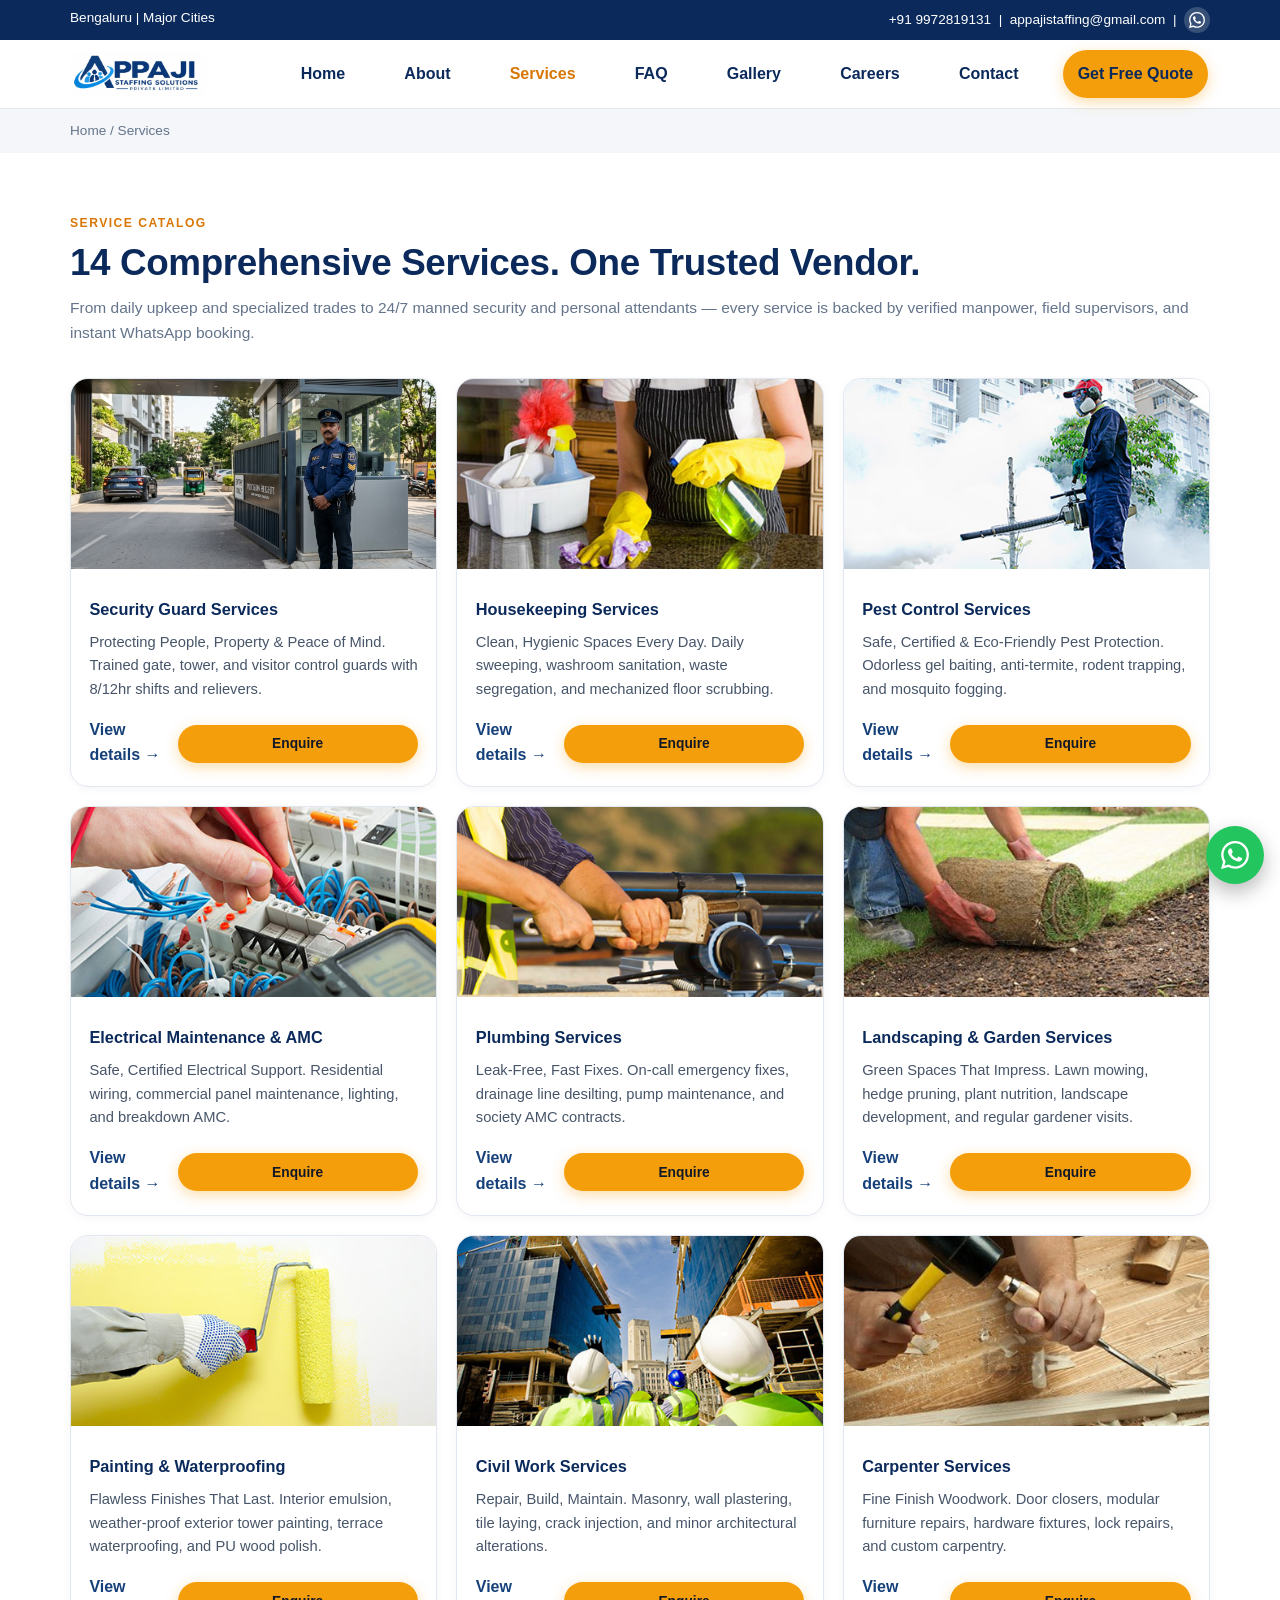
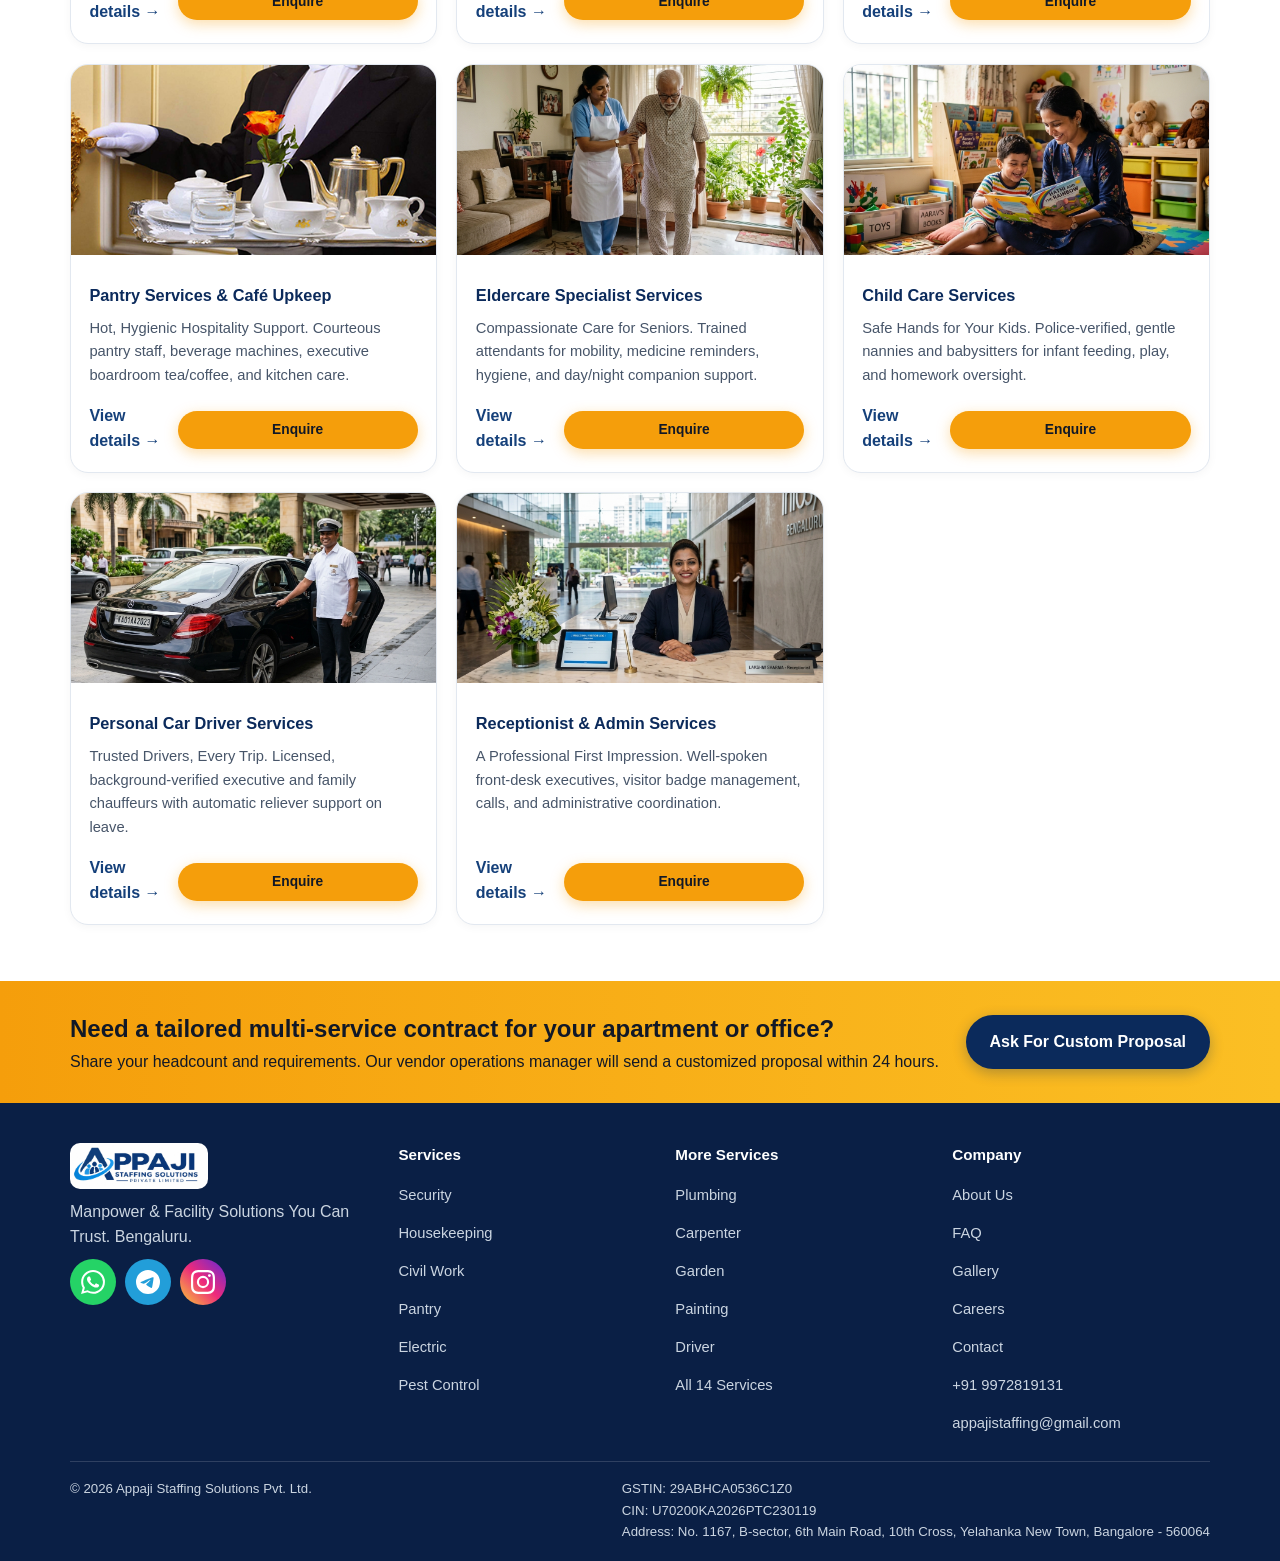
<file: services.html>
<!DOCTYPE html>
<html lang="en">
<head>
<meta charset="UTF-8">
<meta name="viewport" content="width=device-width, initial-scale=1.0">
<title>Services | Appaji Staffing Solutions - 14 Complete Facility Services</title>
<meta name="description" content="Explore our 14 facility services in Bengaluru: Security, Housekeeping, Civil, Pantry, Plumbing, Carpenter, Garden, Electric, Pest Control, Painting, Eldercare, Child Care, Driver, Receptionist.">
<link rel="icon" type="image/jpeg" href="fevicon.jpeg">
<link rel="stylesheet" href="css/style.css">
</head>
<body>
<div class="topbar"><div class="container"><span>Bengaluru | Major Cities</span><span><a href="tel:+919972819131">+91 9972819131</a> &nbsp;|&nbsp; <a href="mailto:appajistaffing@gmail.com">appajistaffing@gmail.com</a> &nbsp;|&nbsp; <a class="social-icon wa" href="https://wa.me/919972819131" aria-label="WhatsApp" target="_blank" rel="noopener"><svg viewBox="0 0 24 24" fill="currentColor" aria-hidden="true"><path d="M17.472 14.382c-.297-.149-1.758-.867-2.03-.967-.273-.099-.471-.148-.67.15-.197.297-.767.966-.94 1.164-.173.199-.347.223-.644.075-.297-.15-1.255-.463-2.39-1.475-.883-.788-1.48-1.761-1.653-2.059-.173-.297-.018-.458.13-.606.134-.133.298-.347.446-.52.149-.174.198-.298.298-.497.099-.198.05-.371-.025-.52-.075-.149-.669-1.612-.916-2.207-.242-.579-.487-.5-.669-.51-.173-.008-.371-.01-.57-.01-.198 0-.52.074-.792.372-.272.297-1.04 1.016-1.04 2.479 0 1.462 1.065 2.875 1.213 3.074.149.198 2.096 3.2 5.077 4.487.709.306 1.262.489 1.694.625.712.227 1.36.195 1.871.118.571-.085 1.758-.719 2.006-1.413.248-.694.248-1.289.173-1.413-.074-.124-.272-.198-.57-.347m-5.421 7.403h-.004a9.87 9.87 0 01-5.031-1.378l-.361-.214-3.741.982.998-3.648-.235-.374a9.86 9.86 0 01-1.51-5.26c.001-5.45 4.436-9.884 9.888-9.884 2.64 0 5.122 1.03 6.988 2.898a9.825 9.825 0 012.893 6.994c-.003 5.45-4.437 9.884-9.885 9.884m8.413-18.297A11.815 11.815 0 0012.05 0C5.495 0 .16 5.335.157 11.892c0 2.096.547 4.142 1.588 5.945L.057 24l6.305-1.654a11.882 11.882 0 005.683 1.448h.005c6.554 0 11.89-5.335 11.893-11.893a11.821 11.821 0 00-3.48-8.413z"/></svg></a></span></div></div>
<header class="header"><div class="container navwrap">
<div class="brand"><img src="logo.jpeg" alt="Appaji logo"></div>
<button class="mobile-toggle" onclick="toggleNav()">☰</button>
<nav class="nav" id="mainNav">
<a href="index.html">Home</a>
<a href="about.html">About</a>
<a href="services.html" class="active">Services</a>
<a href="faq.html">FAQ</a>
<a href="gallery.html">Gallery</a>
<a href="careers.html">Careers</a>
<a href="contact.html">Contact</a>
<a class="btn" href="contact.html">Get Free Quote</a>
</nav>
</div></header>
<div class="breadcrumb"><div class="container"><a href="index.html">Home</a> / Services</div></div>

<section class="section"><div class="container">
<span class="kicker">Service Catalog</span>
<h1 class="h2">14 Comprehensive Services. One Trusted Vendor.</h1>
<p class="lead">From daily upkeep and specialized trades to 24/7 manned security and personal attendants — every service is backed by verified manpower, field supervisors, and instant WhatsApp booking.</p>

<div class="grid3" style="margin-top:2rem">
<div class="card service-card-pro">
<div class="card-img-wrap"><img src="images/security.jpg" alt="Security Guard Services" loading="lazy"></div>
<div class="card-body">
<h3>Security Guard Services</h3>
<p>Protecting People, Property & Peace of Mind. Trained gate, tower, and visitor control guards with 8/12hr shifts and relievers.</p>
<div class="card-actions"><a class="link" href="services/security.html">View details →</a><button class="btn btn-sm" data-service-enquire="Security Guard Services">Enquire</button></div>
</div>
</div>

<div class="card service-card-pro">
<div class="card-img-wrap"><img src="images/housekeeping.jpg" alt="Housekeeping Services" loading="lazy"></div>
<div class="card-body">
<h3>Housekeeping Services</h3>
<p>Clean, Hygienic Spaces Every Day. Daily sweeping, washroom sanitation, waste segregation, and mechanized floor scrubbing.</p>
<div class="card-actions"><a class="link" href="services/housekeeping.html">View details →</a><button class="btn btn-sm" data-service-enquire="Housekeeping Services">Enquire</button></div>
</div>
</div>

<div class="card service-card-pro">
<div class="card-img-wrap"><img src="images/pestcontrol.jpg" alt="Pest Control Services" loading="lazy"></div>
<div class="card-body">
<h3>Pest Control Services</h3>
<p>Safe, Certified & Eco-Friendly Pest Protection. Odorless gel baiting, anti-termite, rodent trapping, and mosquito fogging.</p>
<div class="card-actions"><a class="link" href="services/pestcontrol.html">View details →</a><button class="btn btn-sm" data-service-enquire="Pest Control Services">Enquire</button></div>
</div>
</div>

<div class="card service-card-pro">
<div class="card-img-wrap"><img src="images/electric.jpg" alt="Electric Services" loading="lazy"></div>
<div class="card-body">
<h3>Electrical Maintenance & AMC</h3>
<p>Safe, Certified Electrical Support. Residential wiring, commercial panel maintenance, lighting, and breakdown AMC.</p>
<div class="card-actions"><a class="link" href="services/electric.html">View details →</a><button class="btn btn-sm" data-service-enquire="Electric Services">Enquire</button></div>
</div>
</div>

<div class="card service-card-pro">
<div class="card-img-wrap"><img src="images/plumbing.jpg" alt="Plumbing Services" loading="lazy"></div>
<div class="card-body">
<h3>Plumbing Services</h3>
<p>Leak-Free, Fast Fixes. On-call emergency fixes, drainage line desilting, pump maintenance, and society AMC contracts.</p>
<div class="card-actions"><a class="link" href="services/plumbing.html">View details →</a><button class="btn btn-sm" data-service-enquire="Plumbing Services">Enquire</button></div>
</div>
</div>

<div class="card service-card-pro">
<div class="card-img-wrap"><img src="images/garden.jpg" alt="Landscaping & Garden Services" loading="lazy"></div>
<div class="card-body">
<h3>Landscaping & Garden Services</h3>
<p>Green Spaces That Impress. Lawn mowing, hedge pruning, plant nutrition, landscape development, and regular gardener visits.</p>
<div class="card-actions"><a class="link" href="services/garden.html">View details →</a><button class="btn btn-sm" data-service-enquire="Garden Services">Enquire</button></div>
</div>
</div>

<div class="card service-card-pro">
<div class="card-img-wrap"><img src="images/painting.jpg" alt="Painting & Waterproofing" loading="lazy"></div>
<div class="card-body">
<h3>Painting & Waterproofing</h3>
<p>Flawless Finishes That Last. Interior emulsion, weather-proof exterior tower painting, terrace waterproofing, and PU wood polish.</p>
<div class="card-actions"><a class="link" href="services/painting.html">View details →</a><button class="btn btn-sm" data-service-enquire="Painting Services">Enquire</button></div>
</div>
</div>

<div class="card service-card-pro">
<div class="card-img-wrap"><img src="images/civil.jpg" alt="Civil Work Services" loading="lazy"></div>
<div class="card-body">
<h3>Civil Work Services</h3>
<p>Repair, Build, Maintain. Masonry, wall plastering, tile laying, crack injection, and minor architectural alterations.</p>
<div class="card-actions"><a class="link" href="services/civil.html">View details →</a><button class="btn btn-sm" data-service-enquire="Civil Work Services">Enquire</button></div>
</div>
</div>

<div class="card service-card-pro">
<div class="card-img-wrap"><img src="images/carpenter.jpg" alt="Carpenter Services" loading="lazy"></div>
<div class="card-body">
<h3>Carpenter Services</h3>
<p>Fine Finish Woodwork. Door closers, modular furniture repairs, hardware fixtures, lock repairs, and custom carpentry.</p>
<div class="card-actions"><a class="link" href="services/carpenter.html">View details →</a><button class="btn btn-sm" data-service-enquire="Carpenter Services">Enquire</button></div>
</div>
</div>

<div class="card service-card-pro">
<div class="card-img-wrap"><img src="images/pantry.jpg" alt="Pantry Services & Café Upkeep" loading="lazy"></div>
<div class="card-body">
<h3>Pantry Services & Café Upkeep</h3>
<p>Hot, Hygienic Hospitality Support. Courteous pantry staff, beverage machines, executive boardroom tea/coffee, and kitchen care.</p>
<div class="card-actions"><a class="link" href="services/pantry.html">View details →</a><button class="btn btn-sm" data-service-enquire="Pantry Services">Enquire</button></div>
</div>
</div>

<div class="card service-card-pro">
<div class="card-img-wrap"><img src="images/eldercare.jpg" alt="Eldercare Specialist Services" loading="lazy"></div>
<div class="card-body">
<h3>Eldercare Specialist Services</h3>
<p>Compassionate Care for Seniors. Trained attendants for mobility, medicine reminders, hygiene, and day/night companion support.</p>
<div class="card-actions"><a class="link" href="services/eldercare.html">View details →</a><button class="btn btn-sm" data-service-enquire="Eldercare Specialist Services">Enquire</button></div>
</div>
</div>

<div class="card service-card-pro">
<div class="card-img-wrap"><img src="images/childcare.jpg" alt="Child Care & Nanny Services" loading="lazy"></div>
<div class="card-body">
<h3>Child Care Services</h3>
<p>Safe Hands for Your Kids. Police-verified, gentle nannies and babysitters for infant feeding, play, and homework oversight.</p>
<div class="card-actions"><a class="link" href="services/childcare.html">View details →</a><button class="btn btn-sm" data-service-enquire="Child Care Services">Enquire</button></div>
</div>
</div>

<div class="card service-card-pro">
<div class="card-img-wrap"><img src="images/driver.jpg" alt="Personal Car Driver Services" loading="lazy"></div>
<div class="card-body">
<h3>Personal Car Driver Services</h3>
<p>Trusted Drivers, Every Trip. Licensed, background-verified executive and family chauffeurs with automatic reliever support on leave.</p>
<div class="card-actions"><a class="link" href="services/driver.html">View details →</a><button class="btn btn-sm" data-service-enquire="Personal Car Driver Services">Enquire</button></div>
</div>
</div>

<div class="card service-card-pro">
<div class="card-img-wrap"><img src="images/receptionist.jpg" alt="Receptionist & Front-Desk Services" loading="lazy"></div>
<div class="card-body">
<h3>Receptionist & Admin Services</h3>
<p>A Professional First Impression. Well-spoken front-desk executives, visitor badge management, calls, and administrative coordination.</p>
<div class="card-actions"><a class="link" href="services/receptionist.html">View details →</a><button class="btn btn-sm" data-service-enquire="Receptionist Services">Enquire</button></div>
</div>
</div>
</div>

</div></section>

<section class="cta-band"><div class="container">
<div>
<h2>Need a tailored multi-service contract for your apartment or office?</h2>
<p>Share your headcount and requirements. Our vendor operations manager will send a customized proposal within 24 hours.</p>
</div>
<a class="btn btn-navy" href="https://wa.me/919972819131?text=Hello%20Appaji%20Staffing%2C%20I%20need%20a%20facility%20contract">Ask For Custom Proposal</a>
</div></section>

<footer class="footer"><div class="container footer-grid">
<div><div class="brand" style="margin-bottom:.6rem"><img src="logo.jpeg" alt="Appaji logo"></div><p>Manpower & Facility Solutions You Can Trust. Bengaluru.</p><div class="social-row"><a class="social-icon wa" href="https://wa.me/919972819131" aria-label="WhatsApp" target="_blank" rel="noopener"><svg viewBox="0 0 24 24" fill="currentColor" aria-hidden="true"><path d="M17.472 14.382c-.297-.149-1.758-.867-2.03-.967-.273-.099-.471-.148-.67.15-.197.297-.767.966-.94 1.164-.173.199-.347.223-.644.075-.297-.15-1.255-.463-2.39-1.475-.883-.788-1.48-1.761-1.653-2.059-.173-.297-.018-.458.13-.606.134-.133.298-.347.446-.52.149-.174.198-.298.298-.497.099-.198.05-.371-.025-.52-.075-.149-.669-1.612-.916-2.207-.242-.579-.487-.5-.669-.51-.173-.008-.371-.01-.57-.01-.198 0-.52.074-.792.372-.272.297-1.04 1.016-1.04 2.479 0 1.462 1.065 2.875 1.213 3.074.149.198 2.096 3.2 5.077 4.487.709.306 1.262.489 1.694.625.712.227 1.36.195 1.871.118.571-.085 1.758-.719 2.006-1.413.248-.694.248-1.289.173-1.413-.074-.124-.272-.198-.57-.347m-5.421 7.403h-.004a9.87 9.87 0 01-5.031-1.378l-.361-.214-3.741.982.998-3.648-.235-.374a9.86 9.86 0 01-1.51-5.26c.001-5.45 4.436-9.884 9.888-9.884 2.64 0 5.122 1.03 6.988 2.898a9.825 9.825 0 012.893 6.994c-.003 5.45-4.437 9.884-9.885 9.884m8.413-18.297A11.815 11.815 0 0012.05 0C5.495 0 .16 5.335.157 11.892c0 2.096.547 4.142 1.588 5.945L.057 24l6.305-1.654a11.882 11.882 0 005.683 1.448h.005c6.554 0 11.89-5.335 11.893-11.893a11.821 11.821 0 00-3.48-8.413z"/></svg></a><a class="social-icon tg" href="https://t.me/appajistaffing" aria-label="Telegram" target="_blank" rel="noopener"><svg viewBox="0 0 24 24" fill="currentColor" aria-hidden="true"><path d="M11.944 0A12 12 0 000 12a12 12 0 0012 12 12 12 0 0012-12A12 12 0 0012 0a12 12 0 00-.056 0zm4.962 7.224c.1-.002.321.023.465.14a.506.506 0 01.171.325c.016.093.036.306.02.472-.18 1.898-.962 6.502-1.36 8.627-.168.9-.499 1.201-.82 1.23-.696.065-1.225-.46-1.9-.902-1.056-.693-1.653-1.124-2.678-1.8-1.185-.78-.417-1.21.258-1.91.177-.184 3.247-2.977 3.307-3.23.007-.032.014-.15-.056-.212s-.174-.041-.249-.024c-.106.024-1.793 1.14-5.061 3.345-.48.33-.913.49-1.302.48-.428-.008-1.252-.241-1.865-.44-.752-.245-1.349-.374-1.297-.789.027-.216.325-.437.893-.663 3.498-1.524 5.83-2.529 6.998-3.014 3.332-1.386 4.025-1.627 4.476-1.635z"/></svg></a><a class="social-icon ig" href="https://www.instagram.com/appaji_2005?xtok=N3BrYnJmaWh1MWY2" aria-label="Instagram" target="_blank" rel="noopener"><svg viewBox="0 0 24 24" fill="currentColor" aria-hidden="true"><path d="M12 2.163c3.204 0 3.584.012 4.85.07 3.252.148 4.771 1.691 4.919 4.919.058 1.265.069 1.645.069 4.849 0 3.205-.012 3.584-.069 4.849-.149 3.225-1.664 4.771-4.919 4.919-1.266.058-1.644.07-4.85.07-3.204 0-3.584-.012-4.849-.07-3.26-.149-4.771-1.699-4.919-4.92-.058-1.265-.07-1.644-.07-4.849 0-3.204.013-3.583.07-4.849.149-3.227 1.664-4.771 4.919-4.919 1.266-.057 1.645-.069 4.849-.069zm0-2.163c-3.259 0-3.667.014-4.947.072-4.358.2-6.78 2.618-6.98 6.98-.059 1.281-.073 1.689-.073 4.948 0 3.259.014 3.668.072 4.948.2 4.358 2.618 6.78 6.98 6.98 1.281.058 1.689.072 4.948.072 3.259 0 3.668-.014 4.948-.072 4.354-.2 6.782-2.618 6.979-6.98.059-1.28.073-1.689.073-4.948 0-3.259-.014-3.667-.072-4.947-.196-4.354-2.617-6.78-6.979-6.98-1.281-.059-1.69-.073-4.949-.073zm0 5.838a6.162 6.162 0 100 12.324 6.162 6.162 0 000-12.324zm0 10.162a4 4 0 110-8 4 4 0 010 8zm6.406-11.845a1.44 1.44 0 100 2.881 1.44 1.44 0 000-2.881z"/></svg></a></div></div>
<div><h4>Services</h4><a href="services/security.html">Security</a><a href="services/housekeeping.html">Housekeeping</a><a href="services/civil.html">Civil Work</a><a href="services/pantry.html">Pantry</a><a href="services/electric.html">Electric</a><a href="services/pestcontrol.html">Pest Control</a></div>
<div><h4>More Services</h4><a href="services/plumbing.html">Plumbing</a><a href="services/carpenter.html">Carpenter</a><a href="services/garden.html">Garden</a><a href="services/painting.html">Painting</a><a href="services/driver.html">Driver</a><a href="services.html">All 14 Services</a></div>
<div><h4>Company</h4><a href="about.html">About Us</a><a href="faq.html">FAQ</a><a href="gallery.html">Gallery</a><a href="careers.html">Careers</a><a href="contact.html">Contact</a><a href="tel:+919972819131">+91 9972819131</a><a href="mailto:appajistaffing@gmail.com">appajistaffing@gmail.com</a></div>
</div><div class="container copy"><span>© <span id="year"></span> Appaji Staffing Solutions Pvt. Ltd.</span><span>GSTIN: 29ABHCA0536C1Z0<br>CIN: U70200KA2026PTC230119<br>Address: No. 1167, B-sector, 6th Main Road, 10th Cross, Yelahanka New Town, Bangalore - 560064</span></div></footer>
<a class="float-wa" href="https://wa.me/919972819131" aria-label="WhatsApp"><svg viewBox="0 0 24 24" fill="currentColor" aria-hidden="true"><path d="M17.472 14.382c-.297-.149-1.758-.867-2.03-.967-.273-.099-.471-.148-.67.15-.197.297-.767.966-.94 1.164-.173.199-.347.223-.644.075-.297-.15-1.255-.463-2.39-1.475-.883-.788-1.48-1.761-1.653-2.059-.173-.297-.018-.458.13-.606.134-.133.298-.347.446-.52.149-.174.198-.298.298-.497.099-.198.05-.371-.025-.52-.075-.149-.669-1.612-.916-2.207-.242-.579-.487-.5-.669-.51-.173-.008-.371-.01-.57-.01-.198 0-.52.074-.792.372-.272.297-1.04 1.016-1.04 2.479 0 1.462 1.065 2.875 1.213 3.074.149.198 2.096 3.2 5.077 4.487.709.306 1.262.489 1.694.625.712.227 1.36.195 1.871.118.571-.085 1.758-.719 2.006-1.413.248-.694.248-1.289.173-1.413-.074-.124-.272-.198-.57-.347m-5.421 7.403h-.004a9.87 9.87 0 01-5.031-1.378l-.361-.214-3.741.982.998-3.648-.235-.374a9.86 9.86 0 01-1.51-5.26c.001-5.45 4.436-9.884 9.888-9.884 2.64 0 5.122 1.03 6.988 2.898a9.825 9.825 0 012.893 6.994c-.003 5.45-4.437 9.884-9.885 9.884m8.413-18.297A11.815 11.815 0 0012.05 0C5.495 0 .16 5.335.157 11.892c0 2.096.547 4.142 1.588 5.945L.057 24l6.305-1.654a11.882 11.882 0 005.683 1.448h.005c6.554 0 11.89-5.335 11.893-11.893a11.821 11.821 0 00-3.48-8.413z"/></svg></a>
<script src="js/main.js"></script>
</body>
</html>
</file>
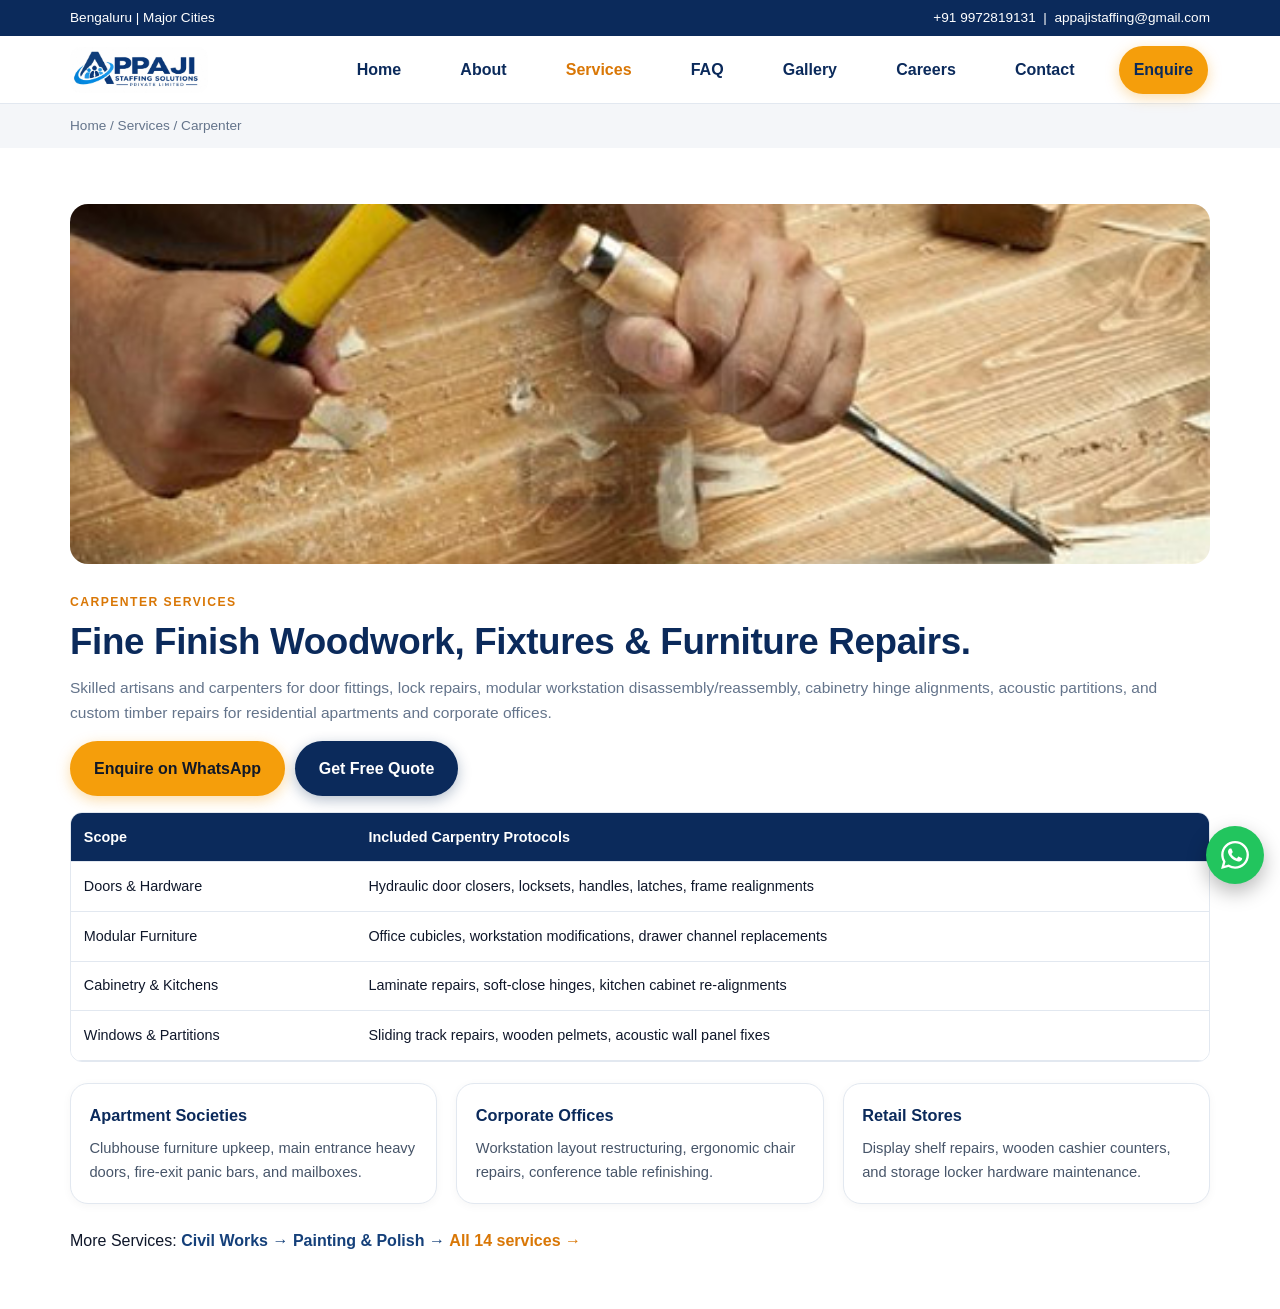
<file: services/carpenter.html>
<!DOCTYPE html>
<html lang="en">
<head>
<meta charset="UTF-8">
<meta name="viewport" content="width=device-width, initial-scale=1.0">
<title>Carpenter Services Bengaluru | Appaji Staffing Solutions</title>
<meta name="description" content="Skilled carpenters in Bengaluru for modular furniture repairs, door closers, hinges, cabinetry, hardware fixes, and on-site carpentry AMC.">
<link rel="icon" type="image/jpeg" href="../fevicon.jpeg">
<link rel="stylesheet" href="../css/style.css">
</head>
<body>
<div class="topbar"><div class="container"><span>Bengaluru | Major Cities</span><span><a href="tel:+919972819131">+91 9972819131</a> &nbsp;|&nbsp; <a href="mailto:appajistaffing@gmail.com">appajistaffing@gmail.com</a></span></div></div>
<header class="header"><div class="container navwrap">
<div class="brand"><img src="../logo.jpeg" alt="Appaji logo"></div>
<button class="mobile-toggle" onclick="toggleNav()">☰</button>
<nav class="nav" id="mainNav">
<a href="../index.html">Home</a>
<a href="../about.html">About</a>
<a href="../services.html" class="active">Services</a>
<a href="../faq.html">FAQ</a>
<a href="../gallery.html">Gallery</a>
<a href="../careers.html">Careers</a>
<a href="../contact.html">Contact</a>
<a class="btn" href="https://wa.me/919972819131?text=I%20need%20Carpenter%20Services">Enquire</a>
</nav>
</div></header>
<div class="breadcrumb"><div class="container"><a href="../index.html">Home</a> / <a href="../services.html">Services</a> / Carpenter</div></div>
<section class="section service-hero"><div class="container">
<div class="service-banner-img"><img src="../images/carpenter.jpg" alt="Carpenter Services Bengaluru" style="width:100%;max-height:360px;object-fit:cover;border-radius:18px;margin-bottom:1.5rem"></div>
<span class="kicker">Carpenter Services</span>
<h1 class="h2">Fine Finish Woodwork, Fixtures & Furniture Repairs.</h1>
<p class="lead">Skilled artisans and carpenters for door fittings, lock repairs, modular workstation disassembly/reassembly, cabinetry hinge alignments, acoustic partitions, and custom timber repairs for residential apartments and corporate offices.</p>
<div style="display:flex;gap:.6rem;margin-top:1rem;flex-wrap:wrap"><button class="btn" data-service-enquire="Carpenter Services">Enquire on WhatsApp</button><a class="btn btn-navy" href="../contact.html">Get Free Quote</a></div>
<table class="table"><tr><th>Scope</th><th>Included Carpentry Protocols</th></tr><tr><td>Doors & Hardware</td><td>Hydraulic door closers, locksets, handles, latches, frame realignments</td></tr><tr><td>Modular Furniture</td><td>Office cubicles, workstation modifications, drawer channel replacements</td></tr><tr><td>Cabinetry & Kitchens</td><td>Laminate repairs, soft-close hinges, kitchen cabinet re-alignments</td></tr><tr><td>Windows & Partitions</td><td>Sliding track repairs, wooden pelmets, acoustic wall panel fixes</td></tr></table>
<div class="grid3">
<div class="card"><h3>Apartment Societies</h3><p>Clubhouse furniture upkeep, main entrance heavy doors, fire-exit panic bars, and mailboxes.</p></div>
<div class="card"><h3>Corporate Offices</h3><p>Workstation layout restructuring, ergonomic chair repairs, conference table refinishing.</p></div>
<div class="card"><h3>Retail Stores</h3><p>Display shelf repairs, wooden cashier counters, and storage locker hardware maintenance.</p></div>
</div>
<p style="margin-top:1.5rem">More Services: <a href="civil.html" style="color:#15407a;font-weight:700">Civil Works →</a> <a href="painting.html" style="color:#15407a;font-weight:700">Painting & Polish →</a> <a href="../services.html" style="color:#d97706;font-weight:700">All 14 services →</a></p>
</div></section>
<a class="float-wa" href="https://wa.me/919972819131?text=I%20need%20Carpenter" aria-label="WhatsApp"><svg viewBox="0 0 24 24" fill="currentColor" aria-hidden="true"><path d="M17.472 14.382c-.297-.149-1.758-.867-2.03-.967-.273-.099-.471-.148-.67.15-.197.297-.767.966-.94 1.164-.173.199-.347.223-.644.075-.297-.15-1.255-.463-2.39-1.475-.883-.788-1.48-1.761-1.653-2.059-.173-.297-.018-.458.13-.606.134-.133.298-.347.446-.52.149-.174.198-.298.298-.497.099-.198.05-.371-.025-.52-.075-.149-.669-1.612-.916-2.207-.242-.579-.487-.5-.669-.51-.173-.008-.371-.01-.57-.01-.198 0-.52.074-.792.372-.272.297-1.04 1.016-1.04 2.479 0 1.462 1.065 2.875 1.213 3.074.149.198 2.096 3.2 5.077 4.487.709.306 1.262.489 1.694.625.712.227 1.36.195 1.871.118.571-.085 1.758-.719 2.006-1.413.248-.694.248-1.289.173-1.413-.074-.124-.272-.198-.57-.347m-5.421 7.403h-.004a9.87 9.87 0 01-5.031-1.378l-.361-.214-3.741.982.998-3.648-.235-.374a9.86 9.86 0 01-1.51-5.26c.001-5.45 4.436-9.884 9.888-9.884 2.64 0 5.122 1.03 6.988 2.898a9.825 9.825 0 012.893 6.994c-.003 5.45-4.437 9.884-9.885 9.884m8.413-18.297A11.815 11.815 0 0012.05 0C5.495 0 .16 5.335.157 11.892c0 2.096.547 4.142 1.588 5.945L.057 24l6.305-1.654a11.882 11.882 0 005.683 1.448h.005c6.554 0 11.89-5.335 11.893-11.893a11.821 11.821 0 00-3.48-8.413z"/></svg></a>
<script src="../js/main.js"></script>
</body>
</html>
</file>
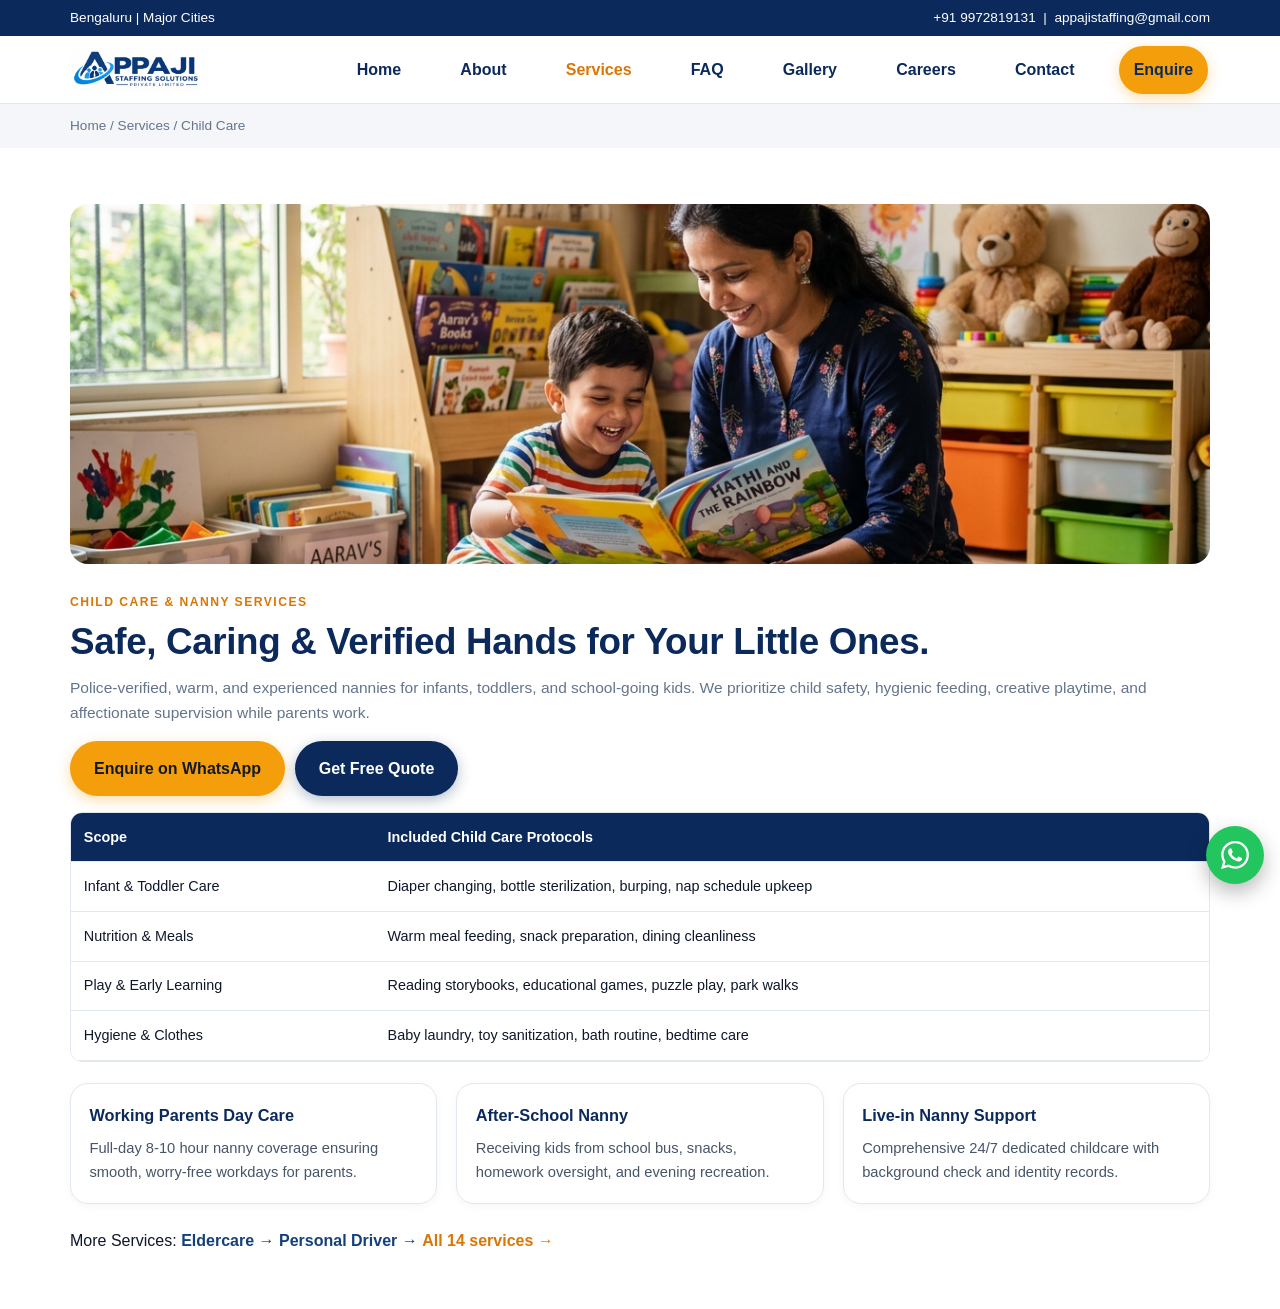
<file: services/childcare.html>
<!DOCTYPE html>
<html lang="en">
<head>
<meta charset="UTF-8">
<meta name="viewport" content="width=device-width, initial-scale=1.0">
<title>Child Care & Babysitting Services Bengaluru | Appaji Staffing</title>
<meta name="description" content="Verified, gentle nannies and babysitters in Bengaluru for infant care, toddler feeding, playtime engagement, and school homework support.">
<link rel="icon" type="image/jpeg" href="../fevicon.jpeg">
<link rel="stylesheet" href="../css/style.css">
</head>
<body>
<div class="topbar"><div class="container"><span>Bengaluru | Major Cities</span><span><a href="tel:+919972819131">+91 9972819131</a> &nbsp;|&nbsp; <a href="mailto:appajistaffing@gmail.com">appajistaffing@gmail.com</a></span></div></div>
<header class="header"><div class="container navwrap">
<div class="brand"><img src="../logo.jpeg" alt="Appaji logo"></div>
<button class="mobile-toggle" onclick="toggleNav()">☰</button>
<nav class="nav" id="mainNav">
<a href="../index.html">Home</a>
<a href="../about.html">About</a>
<a href="../services.html" class="active">Services</a>
<a href="../faq.html">FAQ</a>
<a href="../gallery.html">Gallery</a>
<a href="../careers.html">Careers</a>
<a href="../contact.html">Contact</a>
<a class="btn" href="https://wa.me/919972819131?text=I%20need%20Child%20Care">Enquire</a>
</nav>
</div></header>
<div class="breadcrumb"><div class="container"><a href="../index.html">Home</a> / <a href="../services.html">Services</a> / Child Care</div></div>
<section class="section service-hero"><div class="container">
<div class="service-banner-img"><img src="../images/childcare.jpg" alt="Child Care Services Bengaluru" style="width:100%;max-height:360px;object-fit:cover;border-radius:18px;margin-bottom:1.5rem"></div>
<span class="kicker">Child Care & Nanny Services</span>
<h1 class="h2">Safe, Caring & Verified Hands for Your Little Ones.</h1>
<p class="lead">Police-verified, warm, and experienced nannies for infants, toddlers, and school-going kids. We prioritize child safety, hygienic feeding, creative playtime, and affectionate supervision while parents work.</p>
<div style="display:flex;gap:.6rem;margin-top:1rem;flex-wrap:wrap"><button class="btn" data-service-enquire="Child Care Services">Enquire on WhatsApp</button><a class="btn btn-navy" href="../contact.html">Get Free Quote</a></div>
<table class="table"><tr><th>Scope</th><th>Included Child Care Protocols</th></tr><tr><td>Infant & Toddler Care</td><td>Diaper changing, bottle sterilization, burping, nap schedule upkeep</td></tr><tr><td>Nutrition & Meals</td><td>Warm meal feeding, snack preparation, dining cleanliness</td></tr><tr><td>Play & Early Learning</td><td>Reading storybooks, educational games, puzzle play, park walks</td></tr><tr><td>Hygiene & Clothes</td><td>Baby laundry, toy sanitization, bath routine, bedtime care</td></tr></table>
<div class="grid3">
<div class="card"><h3>Working Parents Day Care</h3><p>Full-day 8-10 hour nanny coverage ensuring smooth, worry-free workdays for parents.</p></div>
<div class="card"><h3>After-School Nanny</h3><p>Receiving kids from school bus, snacks, homework oversight, and evening recreation.</p></div>
<div class="card"><h3>Live-in Nanny Support</h3><p>Comprehensive 24/7 dedicated childcare with background check and identity records.</p></div>
</div>
<p style="margin-top:1.5rem">More Services: <a href="eldercare.html" style="color:#15407a;font-weight:700">Eldercare →</a> <a href="driver.html" style="color:#15407a;font-weight:700">Personal Driver →</a> <a href="../services.html" style="color:#d97706;font-weight:700">All 14 services →</a></p>
</div></section>
<a class="float-wa" href="https://wa.me/919972819131?text=I%20need%20Nanny" aria-label="WhatsApp"><svg viewBox="0 0 24 24" fill="currentColor" aria-hidden="true"><path d="M17.472 14.382c-.297-.149-1.758-.867-2.03-.967-.273-.099-.471-.148-.67.15-.197.297-.767.966-.94 1.164-.173.199-.347.223-.644.075-.297-.15-1.255-.463-2.39-1.475-.883-.788-1.48-1.761-1.653-2.059-.173-.297-.018-.458.13-.606.134-.133.298-.347.446-.52.149-.174.198-.298.298-.497.099-.198.05-.371-.025-.52-.075-.149-.669-1.612-.916-2.207-.242-.579-.487-.5-.669-.51-.173-.008-.371-.01-.57-.01-.198 0-.52.074-.792.372-.272.297-1.04 1.016-1.04 2.479 0 1.462 1.065 2.875 1.213 3.074.149.198 2.096 3.2 5.077 4.487.709.306 1.262.489 1.694.625.712.227 1.36.195 1.871.118.571-.085 1.758-.719 2.006-1.413.248-.694.248-1.289.173-1.413-.074-.124-.272-.198-.57-.347m-5.421 7.403h-.004a9.87 9.87 0 01-5.031-1.378l-.361-.214-3.741.982.998-3.648-.235-.374a9.86 9.86 0 01-1.51-5.26c.001-5.45 4.436-9.884 9.888-9.884 2.64 0 5.122 1.03 6.988 2.898a9.825 9.825 0 012.893 6.994c-.003 5.45-4.437 9.884-9.885 9.884m8.413-18.297A11.815 11.815 0 0012.05 0C5.495 0 .16 5.335.157 11.892c0 2.096.547 4.142 1.588 5.945L.057 24l6.305-1.654a11.882 11.882 0 005.683 1.448h.005c6.554 0 11.89-5.335 11.893-11.893a11.821 11.821 0 00-3.48-8.413z"/></svg></a>
<script src="../js/main.js"></script>
</body>
</html>
</file>
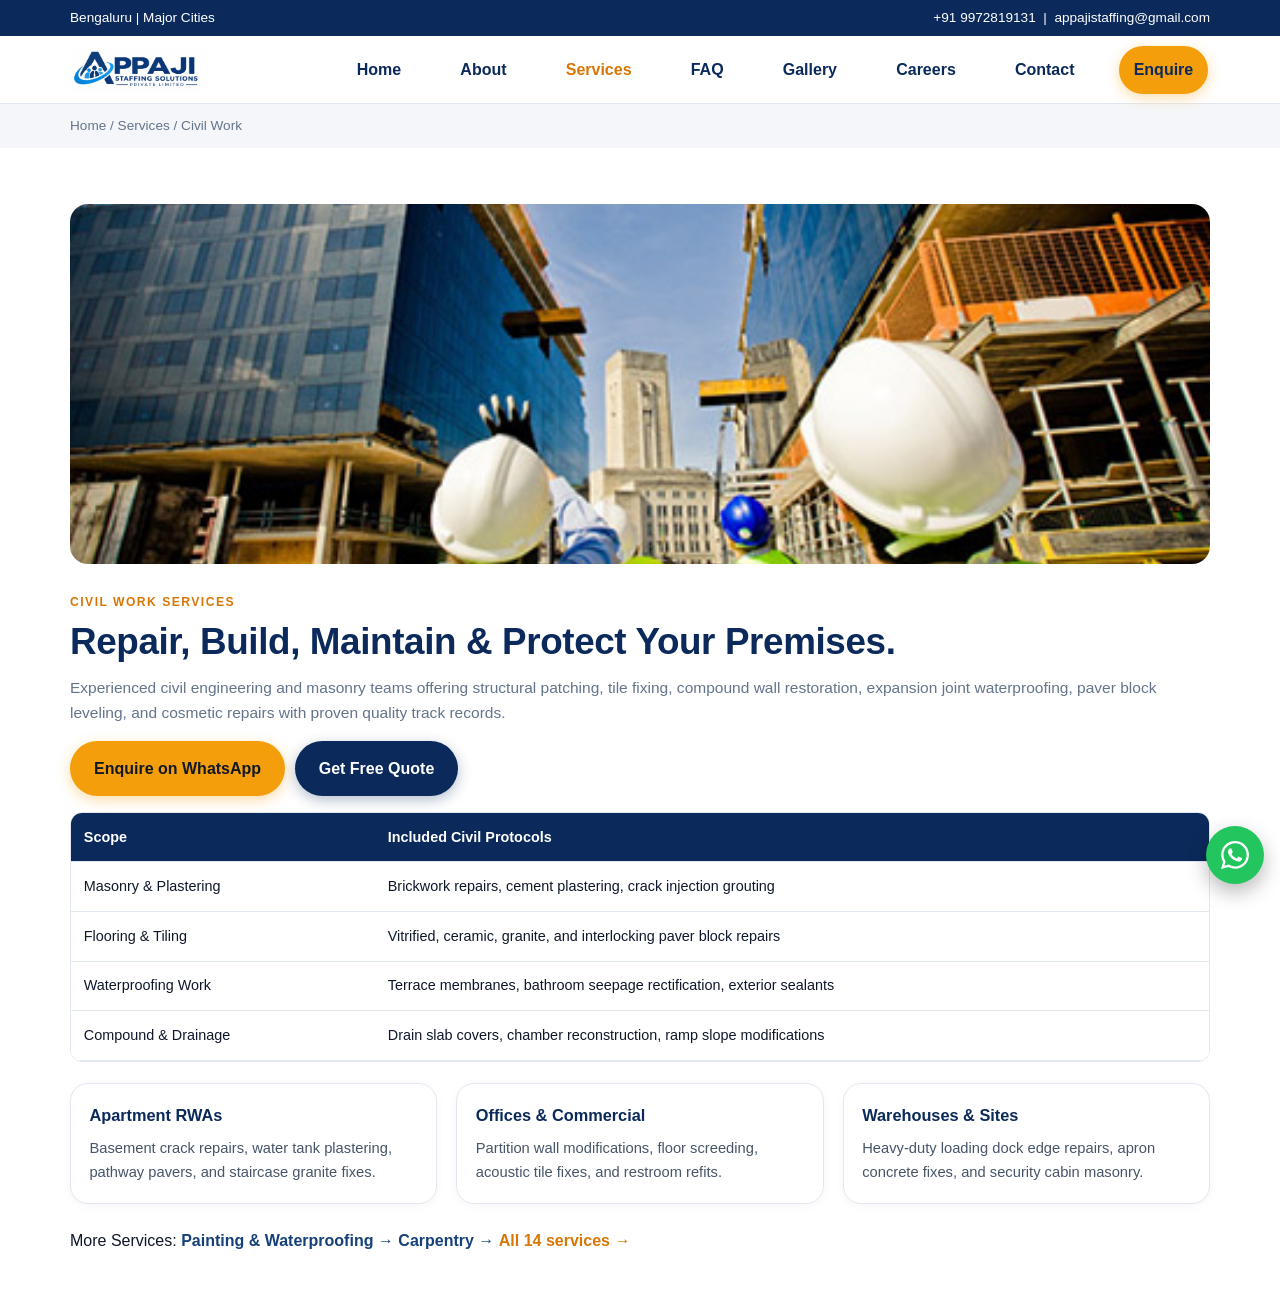
<file: services/civil.html>
<!DOCTYPE html>
<html lang="en">
<head>
<meta charset="UTF-8">
<meta name="viewport" content="width=device-width, initial-scale=1.0">
<title>Civil Work & Structural Repairs Bengaluru | Appaji Staffing Solutions</title>
<meta name="description" content="Civil maintenance, masonry, tile laying, wall plastering, and waterproofing services for buildings and apartments in Bengaluru.">
<link rel="icon" type="image/jpeg" href="../fevicon.jpeg">
<link rel="stylesheet" href="../css/style.css">
</head>
<body>
<div class="topbar"><div class="container"><span>Bengaluru | Major Cities</span><span><a href="tel:+919972819131">+91 9972819131</a> &nbsp;|&nbsp; <a href="mailto:appajistaffing@gmail.com">appajistaffing@gmail.com</a></span></div></div>
<header class="header"><div class="container navwrap">
<div class="brand"><img src="../logo.jpeg" alt="Appaji logo"></div>
<button class="mobile-toggle" onclick="toggleNav()">☰</button>
<nav class="nav" id="mainNav">
<a href="../index.html">Home</a>
<a href="../about.html">About</a>
<a href="../services.html" class="active">Services</a>
<a href="../faq.html">FAQ</a>
<a href="../gallery.html">Gallery</a>
<a href="../careers.html">Careers</a>
<a href="../contact.html">Contact</a>
<a class="btn" href="https://wa.me/919972819131?text=I%20need%20Civil%20Work">Enquire</a>
</nav>
</div></header>
<div class="breadcrumb"><div class="container"><a href="../index.html">Home</a> / <a href="../services.html">Services</a> / Civil Work</div></div>
<section class="section service-hero"><div class="container">
<div class="service-banner-img"><img src="../images/civil.jpg" alt="Civil Work Services Bengaluru" style="width:100%;max-height:360px;object-fit:cover;border-radius:18px;margin-bottom:1.5rem"></div>
<span class="kicker">Civil Work Services</span>
<h1 class="h2">Repair, Build, Maintain & Protect Your Premises.</h1>
<p class="lead">Experienced civil engineering and masonry teams offering structural patching, tile fixing, compound wall restoration, expansion joint waterproofing, paver block leveling, and cosmetic repairs with proven quality track records.</p>
<div style="display:flex;gap:.6rem;margin-top:1rem;flex-wrap:wrap"><button class="btn" data-service-enquire="Civil Work Services">Enquire on WhatsApp</button><a class="btn btn-navy" href="../contact.html">Get Free Quote</a></div>
<table class="table"><tr><th>Scope</th><th>Included Civil Protocols</th></tr><tr><td>Masonry & Plastering</td><td>Brickwork repairs, cement plastering, crack injection grouting</td></tr><tr><td>Flooring & Tiling</td><td>Vitrified, ceramic, granite, and interlocking paver block repairs</td></tr><tr><td>Waterproofing Work</td><td>Terrace membranes, bathroom seepage rectification, exterior sealants</td></tr><tr><td>Compound & Drainage</td><td>Drain slab covers, chamber reconstruction, ramp slope modifications</td></tr></table>
<div class="grid3">
<div class="card"><h3>Apartment RWAs</h3><p>Basement crack repairs, water tank plastering, pathway pavers, and staircase granite fixes.</p></div>
<div class="card"><h3>Offices & Commercial</h3><p>Partition wall modifications, floor screeding, acoustic tile fixes, and restroom refits.</p></div>
<div class="card"><h3>Warehouses & Sites</h3><p>Heavy-duty loading dock edge repairs, apron concrete fixes, and security cabin masonry.</p></div>
</div>
<p style="margin-top:1.5rem">More Services: <a href="painting.html" style="color:#15407a;font-weight:700">Painting & Waterproofing →</a> <a href="carpenter.html" style="color:#15407a;font-weight:700">Carpentry →</a> <a href="../services.html" style="color:#d97706;font-weight:700">All 14 services →</a></p>
</div></section>
<a class="float-wa" href="https://wa.me/919972819131?text=I%20need%20Civil%20Work" aria-label="WhatsApp"><svg viewBox="0 0 24 24" fill="currentColor" aria-hidden="true"><path d="M17.472 14.382c-.297-.149-1.758-.867-2.03-.967-.273-.099-.471-.148-.67.15-.197.297-.767.966-.94 1.164-.173.199-.347.223-.644.075-.297-.15-1.255-.463-2.39-1.475-.883-.788-1.48-1.761-1.653-2.059-.173-.297-.018-.458.13-.606.134-.133.298-.347.446-.52.149-.174.198-.298.298-.497.099-.198.05-.371-.025-.52-.075-.149-.669-1.612-.916-2.207-.242-.579-.487-.5-.669-.51-.173-.008-.371-.01-.57-.01-.198 0-.52.074-.792.372-.272.297-1.04 1.016-1.04 2.479 0 1.462 1.065 2.875 1.213 3.074.149.198 2.096 3.2 5.077 4.487.709.306 1.262.489 1.694.625.712.227 1.36.195 1.871.118.571-.085 1.758-.719 2.006-1.413.248-.694.248-1.289.173-1.413-.074-.124-.272-.198-.57-.347m-5.421 7.403h-.004a9.87 9.87 0 01-5.031-1.378l-.361-.214-3.741.982.998-3.648-.235-.374a9.86 9.86 0 01-1.51-5.26c.001-5.45 4.436-9.884 9.888-9.884 2.64 0 5.122 1.03 6.988 2.898a9.825 9.825 0 012.893 6.994c-.003 5.45-4.437 9.884-9.885 9.884m8.413-18.297A11.815 11.815 0 0012.05 0C5.495 0 .16 5.335.157 11.892c0 2.096.547 4.142 1.588 5.945L.057 24l6.305-1.654a11.882 11.882 0 005.683 1.448h.005c6.554 0 11.89-5.335 11.893-11.893a11.821 11.821 0 00-3.48-8.413z"/></svg></a>
<script src="../js/main.js"></script>
</body>
</html>
</file>
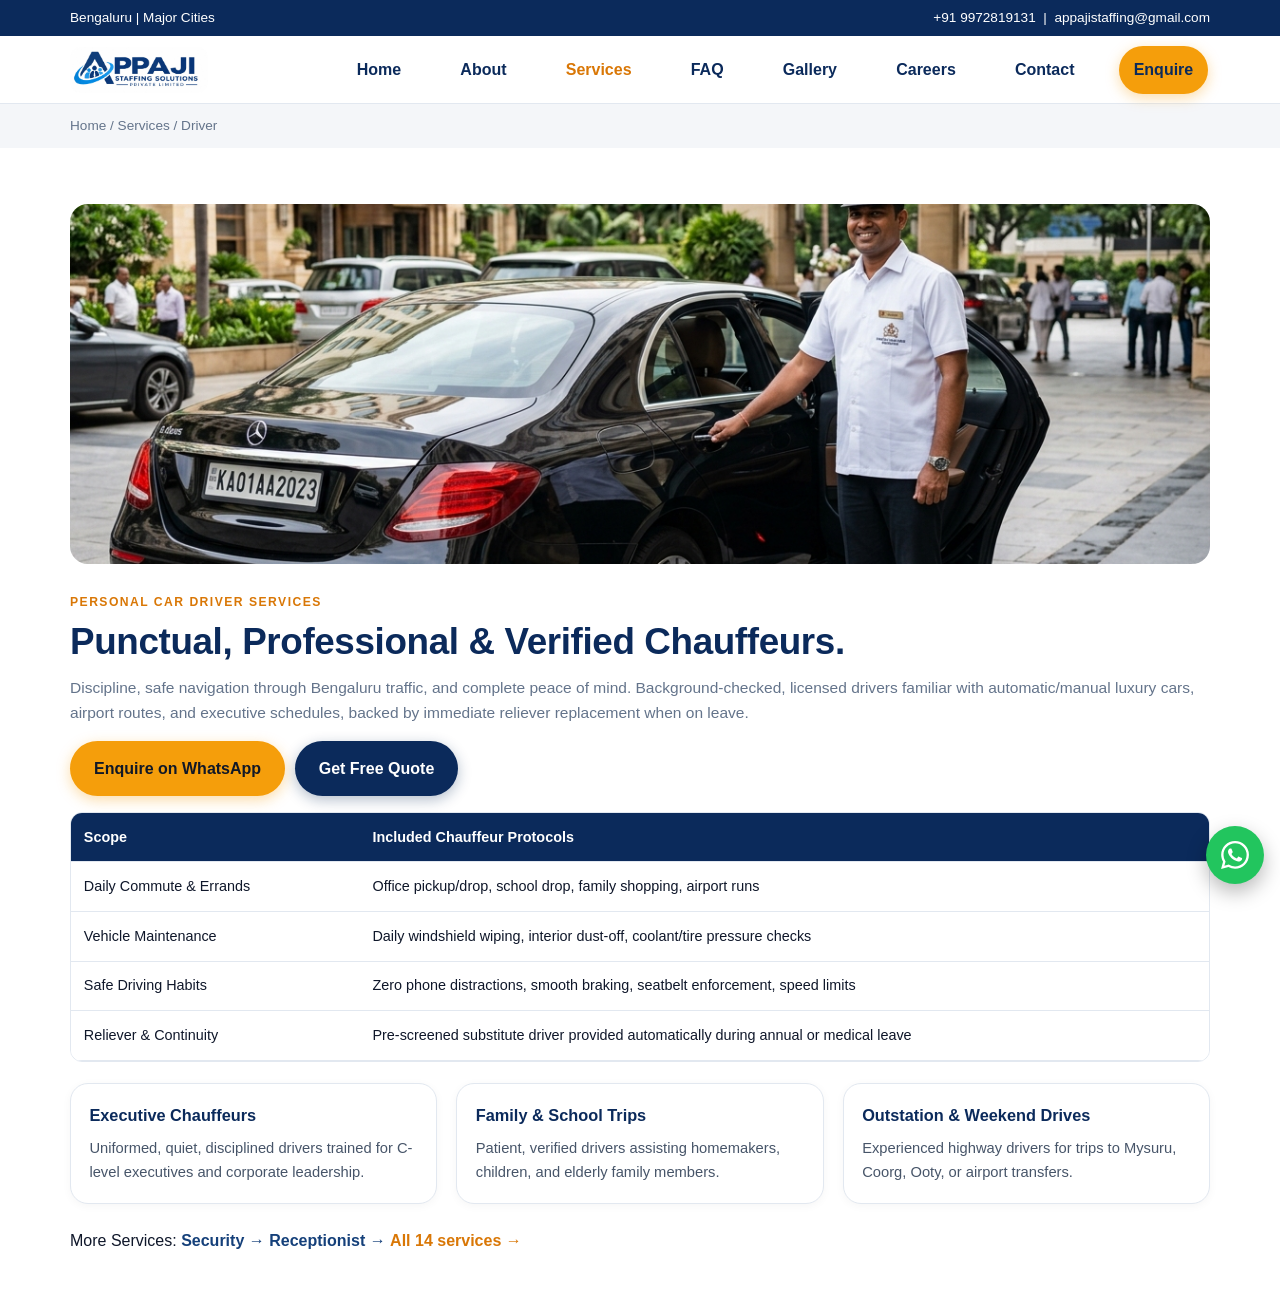
<file: services/driver.html>
<!DOCTYPE html>
<html lang="en">
<head>
<meta charset="UTF-8">
<meta name="viewport" content="width=device-width, initial-scale=1.0">
<title>Personal Car Driver Services Bengaluru | Appaji Staffing Solutions</title>
<meta name="description" content="Verified, professional personal chauffeurs and car drivers in Bengaluru. Daily office commute, family errands, highway trips with reliever backup.">
<link rel="icon" type="image/jpeg" href="../fevicon.jpeg">
<link rel="stylesheet" href="../css/style.css">
</head>
<body>
<div class="topbar"><div class="container"><span>Bengaluru | Major Cities</span><span><a href="tel:+919972819131">+91 9972819131</a> &nbsp;|&nbsp; <a href="mailto:appajistaffing@gmail.com">appajistaffing@gmail.com</a></span></div></div>
<header class="header"><div class="container navwrap">
<div class="brand"><img src="../logo.jpeg" alt="Appaji logo"></div>
<button class="mobile-toggle" onclick="toggleNav()">☰</button>
<nav class="nav" id="mainNav">
<a href="../index.html">Home</a>
<a href="../about.html">About</a>
<a href="../services.html" class="active">Services</a>
<a href="../faq.html">FAQ</a>
<a href="../gallery.html">Gallery</a>
<a href="../careers.html">Careers</a>
<a href="../contact.html">Contact</a>
<a class="btn" href="https://wa.me/919972819131?text=I%20need%20Personal%20Driver">Enquire</a>
</nav>
</div></header>
<div class="breadcrumb"><div class="container"><a href="../index.html">Home</a> / <a href="../services.html">Services</a> / Driver</div></div>
<section class="section service-hero"><div class="container">
<div class="service-banner-img"><img src="../images/driver.jpg" alt="Personal Car Driver Services Bengaluru" style="width:100%;max-height:360px;object-fit:cover;border-radius:18px;margin-bottom:1.5rem"></div>
<span class="kicker">Personal Car Driver Services</span>
<h1 class="h2">Punctual, Professional & Verified Chauffeurs.</h1>
<p class="lead">Discipline, safe navigation through Bengaluru traffic, and complete peace of mind. Background-checked, licensed drivers familiar with automatic/manual luxury cars, airport routes, and executive schedules, backed by immediate reliever replacement when on leave.</p>
<div style="display:flex;gap:.6rem;margin-top:1rem;flex-wrap:wrap"><button class="btn" data-service-enquire="Personal Car Driver Services">Enquire on WhatsApp</button><a class="btn btn-navy" href="../contact.html">Get Free Quote</a></div>
<table class="table"><tr><th>Scope</th><th>Included Chauffeur Protocols</th></tr><tr><td>Daily Commute & Errands</td><td>Office pickup/drop, school drop, family shopping, airport runs</td></tr><tr><td>Vehicle Maintenance</td><td>Daily windshield wiping, interior dust-off, coolant/tire pressure checks</td></tr><tr><td>Safe Driving Habits</td><td>Zero phone distractions, smooth braking, seatbelt enforcement, speed limits</td></tr><tr><td>Reliever & Continuity</td><td>Pre-screened substitute driver provided automatically during annual or medical leave</td></tr></table>
<div class="grid3">
<div class="card"><h3>Executive Chauffeurs</h3><p>Uniformed, quiet, disciplined drivers trained for C-level executives and corporate leadership.</p></div>
<div class="card"><h3>Family & School Trips</h3><p>Patient, verified drivers assisting homemakers, children, and elderly family members.</p></div>
<div class="card"><h3>Outstation & Weekend Drives</h3><p>Experienced highway drivers for trips to Mysuru, Coorg, Ooty, or airport transfers.</p></div>
</div>
<p style="margin-top:1.5rem">More Services: <a href="security.html" style="color:#15407a;font-weight:700">Security →</a> <a href="receptionist.html" style="color:#15407a;font-weight:700">Receptionist →</a> <a href="../services.html" style="color:#d97706;font-weight:700">All 14 services →</a></p>
</div></section>
<a class="float-wa" href="https://wa.me/919972819131?text=I%20need%20Driver" aria-label="WhatsApp"><svg viewBox="0 0 24 24" fill="currentColor" aria-hidden="true"><path d="M17.472 14.382c-.297-.149-1.758-.867-2.03-.967-.273-.099-.471-.148-.67.15-.197.297-.767.966-.94 1.164-.173.199-.347.223-.644.075-.297-.15-1.255-.463-2.39-1.475-.883-.788-1.48-1.761-1.653-2.059-.173-.297-.018-.458.13-.606.134-.133.298-.347.446-.52.149-.174.198-.298.298-.497.099-.198.05-.371-.025-.52-.075-.149-.669-1.612-.916-2.207-.242-.579-.487-.5-.669-.51-.173-.008-.371-.01-.57-.01-.198 0-.52.074-.792.372-.272.297-1.04 1.016-1.04 2.479 0 1.462 1.065 2.875 1.213 3.074.149.198 2.096 3.2 5.077 4.487.709.306 1.262.489 1.694.625.712.227 1.36.195 1.871.118.571-.085 1.758-.719 2.006-1.413.248-.694.248-1.289.173-1.413-.074-.124-.272-.198-.57-.347m-5.421 7.403h-.004a9.87 9.87 0 01-5.031-1.378l-.361-.214-3.741.982.998-3.648-.235-.374a9.86 9.86 0 01-1.51-5.26c.001-5.45 4.436-9.884 9.888-9.884 2.64 0 5.122 1.03 6.988 2.898a9.825 9.825 0 012.893 6.994c-.003 5.45-4.437 9.884-9.885 9.884m8.413-18.297A11.815 11.815 0 0012.05 0C5.495 0 .16 5.335.157 11.892c0 2.096.547 4.142 1.588 5.945L.057 24l6.305-1.654a11.882 11.882 0 005.683 1.448h.005c6.554 0 11.89-5.335 11.893-11.893a11.821 11.821 0 00-3.48-8.413z"/></svg></a>
<script src="../js/main.js"></script>
</body>
</html>
</file>
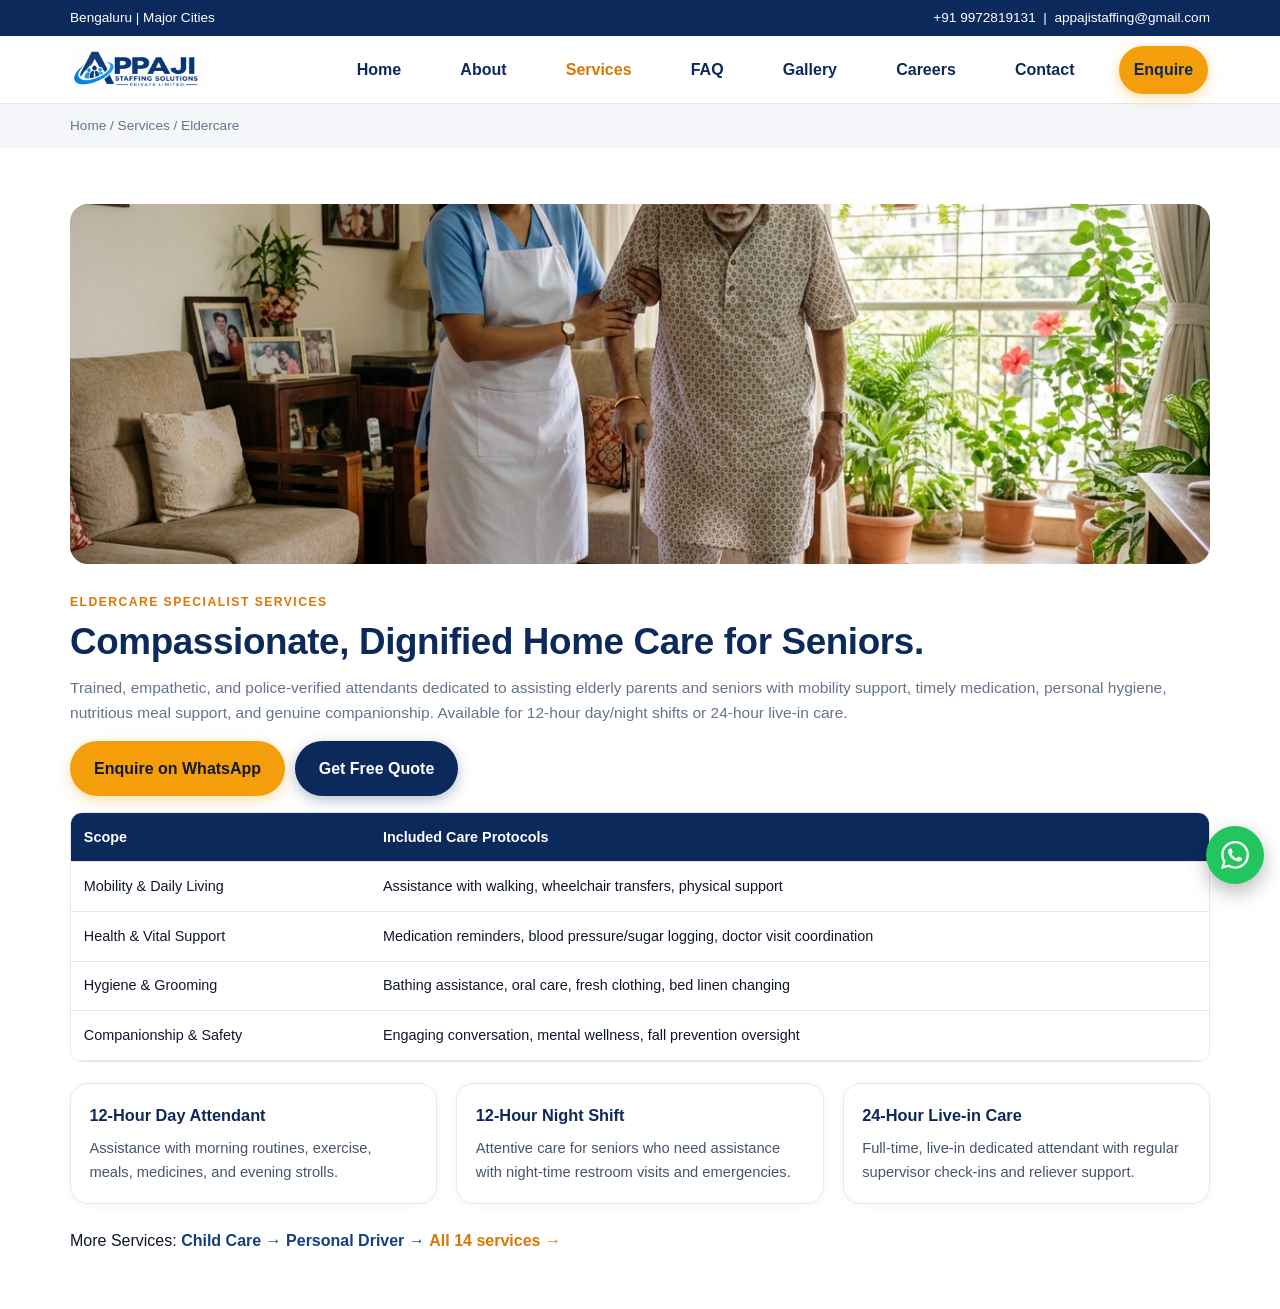
<file: services/eldercare.html>
<!DOCTYPE html>
<html lang="en">
<head>
<meta charset="UTF-8">
<meta name="viewport" content="width=device-width, initial-scale=1.0">
<title>Eldercare Specialist Services Bengaluru | Appaji Staffing</title>
<meta name="description" content="Compassionate, verified eldercare attendants and home caregivers in Bengaluru for senior mobility, medicine reminders, companionship, and daily support.">
<link rel="icon" type="image/jpeg" href="../fevicon.jpeg">
<link rel="stylesheet" href="../css/style.css">
</head>
<body>
<div class="topbar"><div class="container"><span>Bengaluru | Major Cities</span><span><a href="tel:+919972819131">+91 9972819131</a> &nbsp;|&nbsp; <a href="mailto:appajistaffing@gmail.com">appajistaffing@gmail.com</a></span></div></div>
<header class="header"><div class="container navwrap">
<div class="brand"><img src="../logo.jpeg" alt="Appaji logo"></div>
<button class="mobile-toggle" onclick="toggleNav()">☰</button>
<nav class="nav" id="mainNav">
<a href="../index.html">Home</a>
<a href="../about.html">About</a>
<a href="../services.html" class="active">Services</a>
<a href="../faq.html">FAQ</a>
<a href="../gallery.html">Gallery</a>
<a href="../careers.html">Careers</a>
<a href="../contact.html">Contact</a>
<a class="btn" href="https://wa.me/919972819131?text=I%20need%20Eldercare%20Attendant">Enquire</a>
</nav>
</div></header>
<div class="breadcrumb"><div class="container"><a href="../index.html">Home</a> / <a href="../services.html">Services</a> / Eldercare</div></div>
<section class="section service-hero"><div class="container">
<div class="service-banner-img"><img src="../images/eldercare.jpg" alt="Eldercare Services Bengaluru" style="width:100%;max-height:360px;object-fit:cover;border-radius:18px;margin-bottom:1.5rem"></div>
<span class="kicker">Eldercare Specialist Services</span>
<h1 class="h2">Compassionate, Dignified Home Care for Seniors.</h1>
<p class="lead">Trained, empathetic, and police-verified attendants dedicated to assisting elderly parents and seniors with mobility support, timely medication, personal hygiene, nutritious meal support, and genuine companionship. Available for 12-hour day/night shifts or 24-hour live-in care.</p>
<div style="display:flex;gap:.6rem;margin-top:1rem;flex-wrap:wrap"><button class="btn" data-service-enquire="Eldercare Specialist Services">Enquire on WhatsApp</button><a class="btn btn-navy" href="../contact.html">Get Free Quote</a></div>
<table class="table"><tr><th>Scope</th><th>Included Care Protocols</th></tr><tr><td>Mobility & Daily Living</td><td>Assistance with walking, wheelchair transfers, physical support</td></tr><tr><td>Health & Vital Support</td><td>Medication reminders, blood pressure/sugar logging, doctor visit coordination</td></tr><tr><td>Hygiene & Grooming</td><td>Bathing assistance, oral care, fresh clothing, bed linen changing</td></tr><tr><td>Companionship & Safety</td><td>Engaging conversation, mental wellness, fall prevention oversight</td></tr></table>
<div class="grid3">
<div class="card"><h3>12-Hour Day Attendant</h3><p>Assistance with morning routines, exercise, meals, medicines, and evening strolls.</p></div>
<div class="card"><h3>12-Hour Night Shift</h3><p>Attentive care for seniors who need assistance with night-time restroom visits and emergencies.</p></div>
<div class="card"><h3>24-Hour Live-in Care</h3><p>Full-time, live-in dedicated attendant with regular supervisor check-ins and reliever support.</p></div>
</div>
<p style="margin-top:1.5rem">More Services: <a href="childcare.html" style="color:#15407a;font-weight:700">Child Care →</a> <a href="driver.html" style="color:#15407a;font-weight:700">Personal Driver →</a> <a href="../services.html" style="color:#d97706;font-weight:700">All 14 services →</a></p>
</div></section>
<a class="float-wa" href="https://wa.me/919972819131?text=I%20need%20Eldercare" aria-label="WhatsApp"><svg viewBox="0 0 24 24" fill="currentColor" aria-hidden="true"><path d="M17.472 14.382c-.297-.149-1.758-.867-2.03-.967-.273-.099-.471-.148-.67.15-.197.297-.767.966-.94 1.164-.173.199-.347.223-.644.075-.297-.15-1.255-.463-2.39-1.475-.883-.788-1.48-1.761-1.653-2.059-.173-.297-.018-.458.13-.606.134-.133.298-.347.446-.52.149-.174.198-.298.298-.497.099-.198.05-.371-.025-.52-.075-.149-.669-1.612-.916-2.207-.242-.579-.487-.5-.669-.51-.173-.008-.371-.01-.57-.01-.198 0-.52.074-.792.372-.272.297-1.04 1.016-1.04 2.479 0 1.462 1.065 2.875 1.213 3.074.149.198 2.096 3.2 5.077 4.487.709.306 1.262.489 1.694.625.712.227 1.36.195 1.871.118.571-.085 1.758-.719 2.006-1.413.248-.694.248-1.289.173-1.413-.074-.124-.272-.198-.57-.347m-5.421 7.403h-.004a9.87 9.87 0 01-5.031-1.378l-.361-.214-3.741.982.998-3.648-.235-.374a9.86 9.86 0 01-1.51-5.26c.001-5.45 4.436-9.884 9.888-9.884 2.64 0 5.122 1.03 6.988 2.898a9.825 9.825 0 012.893 6.994c-.003 5.45-4.437 9.884-9.885 9.884m8.413-18.297A11.815 11.815 0 0012.05 0C5.495 0 .16 5.335.157 11.892c0 2.096.547 4.142 1.588 5.945L.057 24l6.305-1.654a11.882 11.882 0 005.683 1.448h.005c6.554 0 11.89-5.335 11.893-11.893a11.821 11.821 0 00-3.48-8.413z"/></svg></a>
<script src="../js/main.js"></script>
</body>
</html>
</file>
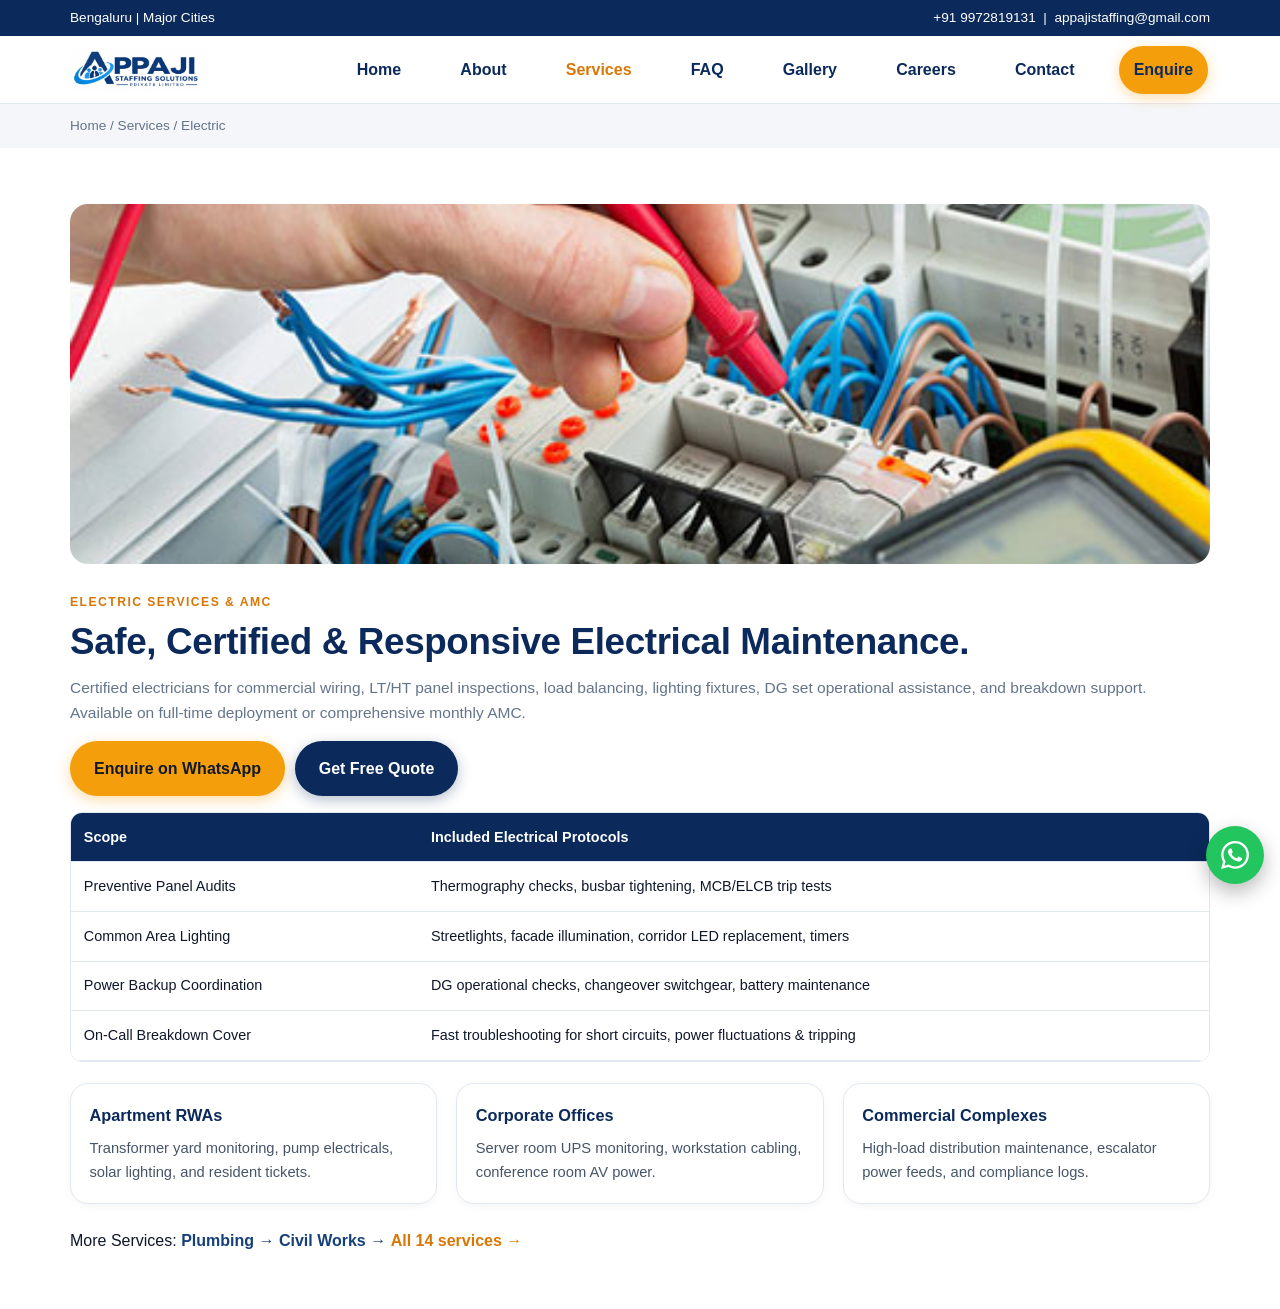
<file: services/electric.html>
<!DOCTYPE html>
<html lang="en">
<head>
<meta charset="UTF-8">
<meta name="viewport" content="width=device-width, initial-scale=1.0">
<title>Electrical Maintenance & AMC Bengaluru | Appaji Staffing Solutions</title>
<meta name="description" content="Certified electricians in Bengaluru - wiring, lighting, MCB distribution boards, generator support, and building electrical AMC for apartments and offices.">
<link rel="icon" type="image/jpeg" href="../fevicon.jpeg">
<link rel="stylesheet" href="../css/style.css">
</head>
<body>
<div class="topbar"><div class="container"><span>Bengaluru | Major Cities</span><span><a href="tel:+919972819131">+91 9972819131</a> &nbsp;|&nbsp; <a href="mailto:appajistaffing@gmail.com">appajistaffing@gmail.com</a></span></div></div>
<header class="header"><div class="container navwrap">
<div class="brand"><img src="../logo.jpeg" alt="Appaji logo"></div>
<button class="mobile-toggle" onclick="toggleNav()">☰</button>
<nav class="nav" id="mainNav">
<a href="../index.html">Home</a>
<a href="../about.html">About</a>
<a href="../services.html" class="active">Services</a>
<a href="../faq.html">FAQ</a>
<a href="../gallery.html">Gallery</a>
<a href="../careers.html">Careers</a>
<a href="../contact.html">Contact</a>
<a class="btn" href="https://wa.me/919972819131?text=I%20need%20Electric%20Services">Enquire</a>
</nav>
</div></header>
<div class="breadcrumb"><div class="container"><a href="../index.html">Home</a> / <a href="../services.html">Services</a> / Electric</div></div>
<section class="section service-hero"><div class="container">
<div class="service-banner-img"><img src="../images/electric.jpg" alt="Electrical Maintenance Services Bengaluru" style="width:100%;max-height:360px;object-fit:cover;border-radius:18px;margin-bottom:1.5rem"></div>
<span class="kicker">Electric Services & AMC</span>
<h1 class="h2">Safe, Certified & Responsive Electrical Maintenance.</h1>
<p class="lead">Certified electricians for commercial wiring, LT/HT panel inspections, load balancing, lighting fixtures, DG set operational assistance, and breakdown support. Available on full-time deployment or comprehensive monthly AMC.</p>
<div style="display:flex;gap:.6rem;margin-top:1rem;flex-wrap:wrap"><button class="btn" data-service-enquire="Electric Services">Enquire on WhatsApp</button><a class="btn btn-navy" href="../contact.html">Get Free Quote</a></div>
<table class="table"><tr><th>Scope</th><th>Included Electrical Protocols</th></tr><tr><td>Preventive Panel Audits</td><td>Thermography checks, busbar tightening, MCB/ELCB trip tests</td></tr><tr><td>Common Area Lighting</td><td>Streetlights, facade illumination, corridor LED replacement, timers</td></tr><tr><td>Power Backup Coordination</td><td>DG operational checks, changeover switchgear, battery maintenance</td></tr><tr><td>On-Call Breakdown Cover</td><td>Fast troubleshooting for short circuits, power fluctuations & tripping</td></tr></table>
<div class="grid3">
<div class="card"><h3>Apartment RWAs</h3><p>Transformer yard monitoring, pump electricals, solar lighting, and resident tickets.</p></div>
<div class="card"><h3>Corporate Offices</h3><p>Server room UPS monitoring, workstation cabling, conference room AV power.</p></div>
<div class="card"><h3>Commercial Complexes</h3><p>High-load distribution maintenance, escalator power feeds, and compliance logs.</p></div>
</div>
<p style="margin-top:1.5rem">More Services: <a href="plumbing.html" style="color:#15407a;font-weight:700">Plumbing →</a> <a href="civil.html" style="color:#15407a;font-weight:700">Civil Works →</a> <a href="../services.html" style="color:#d97706;font-weight:700">All 14 services →</a></p>
</div></section>
<a class="float-wa" href="https://wa.me/919972819131?text=I%20need%20Electrician" aria-label="WhatsApp"><svg viewBox="0 0 24 24" fill="currentColor" aria-hidden="true"><path d="M17.472 14.382c-.297-.149-1.758-.867-2.03-.967-.273-.099-.471-.148-.67.15-.197.297-.767.966-.94 1.164-.173.199-.347.223-.644.075-.297-.15-1.255-.463-2.39-1.475-.883-.788-1.48-1.761-1.653-2.059-.173-.297-.018-.458.13-.606.134-.133.298-.347.446-.52.149-.174.198-.298.298-.497.099-.198.05-.371-.025-.52-.075-.149-.669-1.612-.916-2.207-.242-.579-.487-.5-.669-.51-.173-.008-.371-.01-.57-.01-.198 0-.52.074-.792.372-.272.297-1.04 1.016-1.04 2.479 0 1.462 1.065 2.875 1.213 3.074.149.198 2.096 3.2 5.077 4.487.709.306 1.262.489 1.694.625.712.227 1.36.195 1.871.118.571-.085 1.758-.719 2.006-1.413.248-.694.248-1.289.173-1.413-.074-.124-.272-.198-.57-.347m-5.421 7.403h-.004a9.87 9.87 0 01-5.031-1.378l-.361-.214-3.741.982.998-3.648-.235-.374a9.86 9.86 0 01-1.51-5.26c.001-5.45 4.436-9.884 9.888-9.884 2.64 0 5.122 1.03 6.988 2.898a9.825 9.825 0 012.893 6.994c-.003 5.45-4.437 9.884-9.885 9.884m8.413-18.297A11.815 11.815 0 0012.05 0C5.495 0 .16 5.335.157 11.892c0 2.096.547 4.142 1.588 5.945L.057 24l6.305-1.654a11.882 11.882 0 005.683 1.448h.005c6.554 0 11.89-5.335 11.893-11.893a11.821 11.821 0 00-3.48-8.413z"/></svg></a>
<script src="../js/main.js"></script>
</body>
</html>
</file>
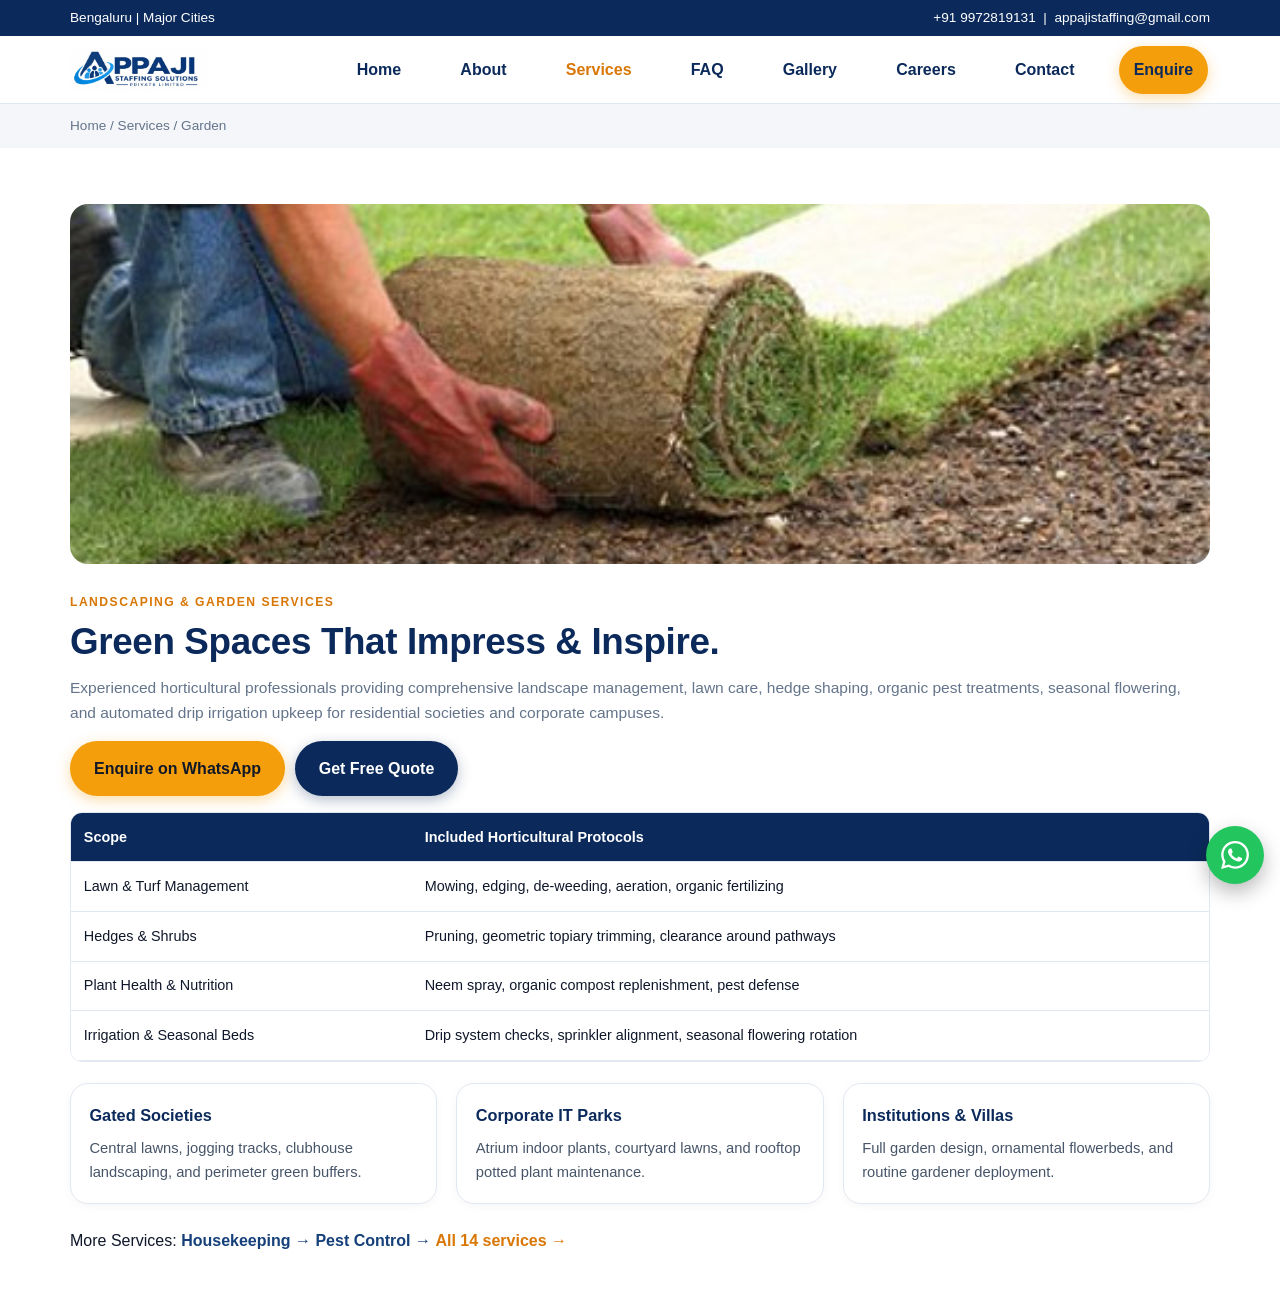
<file: services/garden.html>
<!DOCTYPE html>
<html lang="en">
<head>
<meta charset="UTF-8">
<meta name="viewport" content="width=device-width, initial-scale=1.0">
<title>Landscaping & Garden Services Bengaluru | Appaji Staffing Solutions</title>
<meta name="description" content="Landscaping, lawn mowing, hedge trimming, and plant care services for apartments and corporate offices in Bengaluru.">
<link rel="icon" type="image/jpeg" href="../fevicon.jpeg">
<link rel="stylesheet" href="../css/style.css">
</head>
<body>
<div class="topbar"><div class="container"><span>Bengaluru | Major Cities</span><span><a href="tel:+919972819131">+91 9972819131</a> &nbsp;|&nbsp; <a href="mailto:appajistaffing@gmail.com">appajistaffing@gmail.com</a></span></div></div>
<header class="header"><div class="container navwrap">
<div class="brand"><img src="../logo.jpeg" alt="Appaji logo"></div>
<button class="mobile-toggle" onclick="toggleNav()">☰</button>
<nav class="nav" id="mainNav">
<a href="../index.html">Home</a>
<a href="../about.html">About</a>
<a href="../services.html" class="active">Services</a>
<a href="../faq.html">FAQ</a>
<a href="../gallery.html">Gallery</a>
<a href="../careers.html">Careers</a>
<a href="../contact.html">Contact</a>
<a class="btn" href="https://wa.me/919972819131?text=I%20need%20Garden%20Services">Enquire</a>
</nav>
</div></header>
<div class="breadcrumb"><div class="container"><a href="../index.html">Home</a> / <a href="../services.html">Services</a> / Garden</div></div>
<section class="section service-hero"><div class="container">
<div class="service-banner-img"><img src="../images/garden.jpg" alt="Landscaping & Garden Services Bengaluru" style="width:100%;max-height:360px;object-fit:cover;border-radius:18px;margin-bottom:1.5rem"></div>
<span class="kicker">Landscaping & Garden Services</span>
<h1 class="h2">Green Spaces That Impress & Inspire.</h1>
<p class="lead">Experienced horticultural professionals providing comprehensive landscape management, lawn care, hedge shaping, organic pest treatments, seasonal flowering, and automated drip irrigation upkeep for residential societies and corporate campuses.</p>
<div style="display:flex;gap:.6rem;margin-top:1rem;flex-wrap:wrap"><button class="btn" data-service-enquire="Garden Services">Enquire on WhatsApp</button><a class="btn btn-navy" href="../contact.html">Get Free Quote</a></div>
<table class="table"><tr><th>Scope</th><th>Included Horticultural Protocols</th></tr><tr><td>Lawn & Turf Management</td><td>Mowing, edging, de-weeding, aeration, organic fertilizing</td></tr><tr><td>Hedges & Shrubs</td><td>Pruning, geometric topiary trimming, clearance around pathways</td></tr><tr><td>Plant Health & Nutrition</td><td>Neem spray, organic compost replenishment, pest defense</td></tr><tr><td>Irrigation & Seasonal Beds</td><td>Drip system checks, sprinkler alignment, seasonal flowering rotation</td></tr></table>
<div class="grid3">
<div class="card"><h3>Gated Societies</h3><p>Central lawns, jogging tracks, clubhouse landscaping, and perimeter green buffers.</p></div>
<div class="card"><h3>Corporate IT Parks</h3><p>Atrium indoor plants, courtyard lawns, and rooftop potted plant maintenance.</p></div>
<div class="card"><h3>Institutions & Villas</h3><p>Full garden design, ornamental flowerbeds, and routine gardener deployment.</p></div>
</div>
<p style="margin-top:1.5rem">More Services: <a href="housekeeping.html" style="color:#15407a;font-weight:700">Housekeeping →</a> <a href="pestcontrol.html" style="color:#15407a;font-weight:700">Pest Control →</a> <a href="../services.html" style="color:#d97706;font-weight:700">All 14 services →</a></p>
</div></section>
<a class="float-wa" href="https://wa.me/919972819131?text=I%20need%20Gardener" aria-label="WhatsApp"><svg viewBox="0 0 24 24" fill="currentColor" aria-hidden="true"><path d="M17.472 14.382c-.297-.149-1.758-.867-2.03-.967-.273-.099-.471-.148-.67.15-.197.297-.767.966-.94 1.164-.173.199-.347.223-.644.075-.297-.15-1.255-.463-2.39-1.475-.883-.788-1.48-1.761-1.653-2.059-.173-.297-.018-.458.13-.606.134-.133.298-.347.446-.52.149-.174.198-.298.298-.497.099-.198.05-.371-.025-.52-.075-.149-.669-1.612-.916-2.207-.242-.579-.487-.5-.669-.51-.173-.008-.371-.01-.57-.01-.198 0-.52.074-.792.372-.272.297-1.04 1.016-1.04 2.479 0 1.462 1.065 2.875 1.213 3.074.149.198 2.096 3.2 5.077 4.487.709.306 1.262.489 1.694.625.712.227 1.36.195 1.871.118.571-.085 1.758-.719 2.006-1.413.248-.694.248-1.289.173-1.413-.074-.124-.272-.198-.57-.347m-5.421 7.403h-.004a9.87 9.87 0 01-5.031-1.378l-.361-.214-3.741.982.998-3.648-.235-.374a9.86 9.86 0 01-1.51-5.26c.001-5.45 4.436-9.884 9.888-9.884 2.64 0 5.122 1.03 6.988 2.898a9.825 9.825 0 012.893 6.994c-.003 5.45-4.437 9.884-9.885 9.884m8.413-18.297A11.815 11.815 0 0012.05 0C5.495 0 .16 5.335.157 11.892c0 2.096.547 4.142 1.588 5.945L.057 24l6.305-1.654a11.882 11.882 0 005.683 1.448h.005c6.554 0 11.89-5.335 11.893-11.893a11.821 11.821 0 00-3.48-8.413z"/></svg></a>
<script src="../js/main.js"></script>
</body>
</html>
</file>
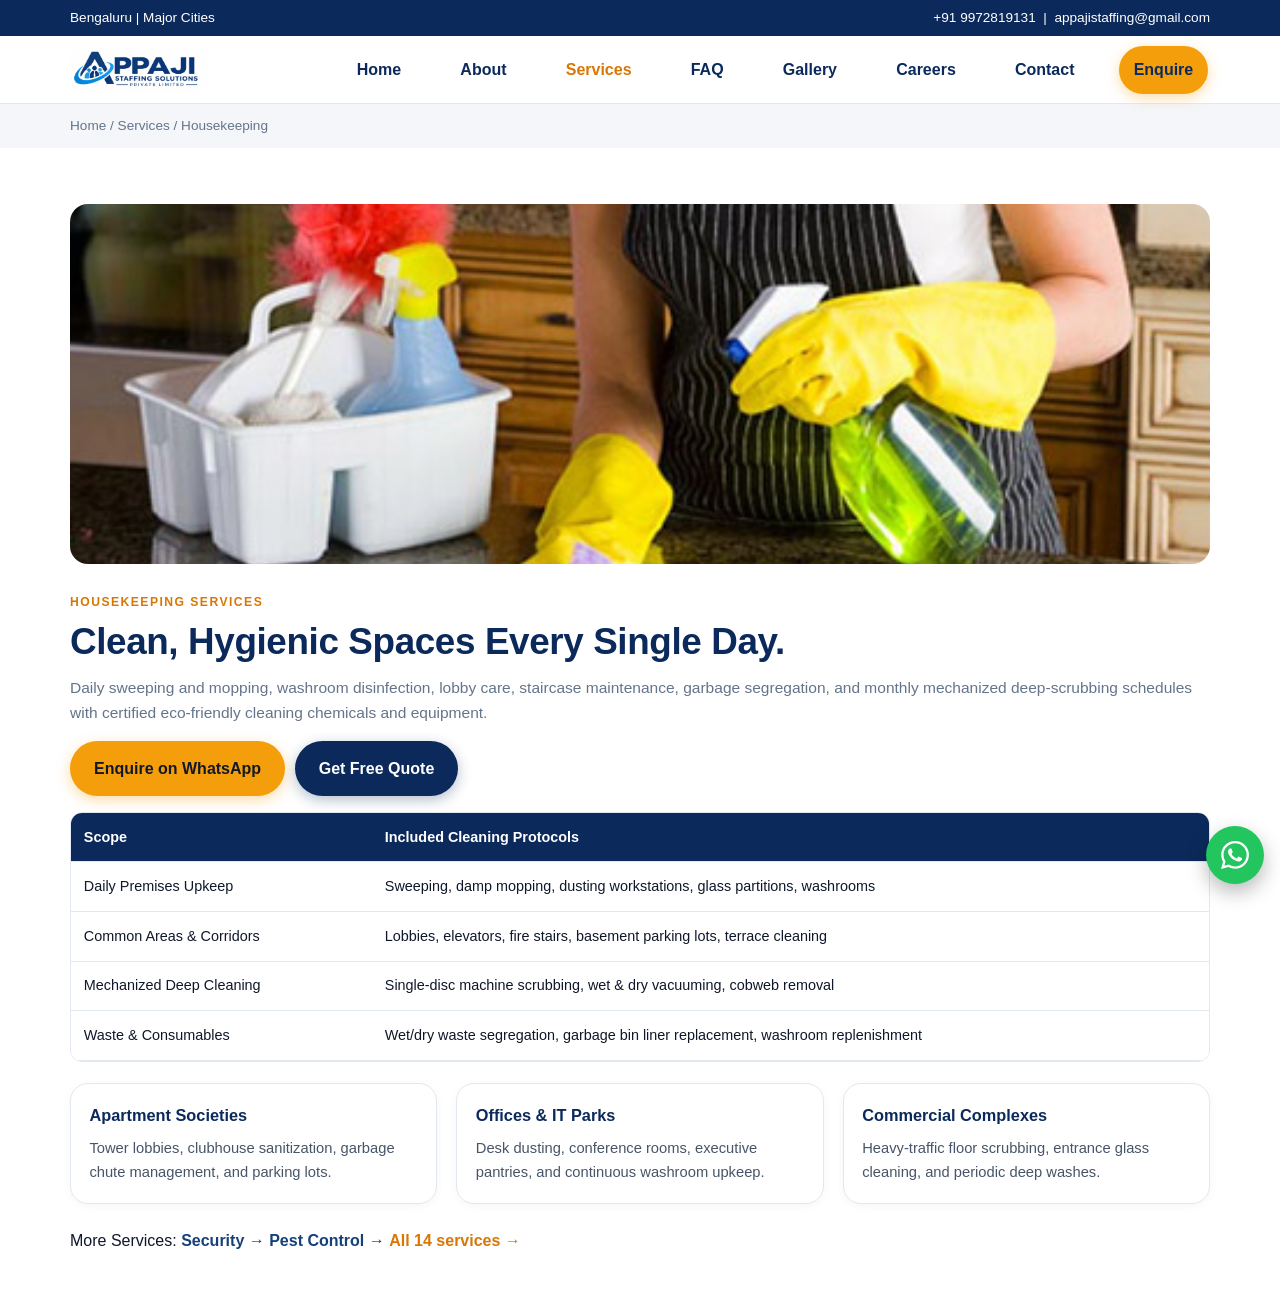
<file: services/housekeeping.html>
<!DOCTYPE html>
<html lang="en">
<head>
<meta charset="UTF-8">
<meta name="viewport" content="width=device-width, initial-scale=1.0">
<title>Housekeeping Services Bengaluru | Appaji Staffing Solutions</title>
<meta name="description" content="Housekeeping staffing Bengaluru - daily cleaning, deep cleaning, mechanized scrubbing, washroom sanitation for apartments and corporate offices.">
<link rel="icon" type="image/jpeg" href="../fevicon.jpeg">
<link rel="stylesheet" href="../css/style.css">
</head>
<body>
<div class="topbar"><div class="container"><span>Bengaluru | Major Cities</span><span><a href="tel:+919972819131">+91 9972819131</a> &nbsp;|&nbsp; <a href="mailto:appajistaffing@gmail.com">appajistaffing@gmail.com</a></span></div></div>
<header class="header"><div class="container navwrap">
<div class="brand"><img src="../logo.jpeg" alt="Appaji logo"></div>
<button class="mobile-toggle" onclick="toggleNav()">☰</button>
<nav class="nav" id="mainNav">
<a href="../index.html">Home</a>
<a href="../about.html">About</a>
<a href="../services.html" class="active">Services</a>
<a href="../faq.html">FAQ</a>
<a href="../gallery.html">Gallery</a>
<a href="../careers.html">Careers</a>
<a href="../contact.html">Contact</a>
<a class="btn" href="https://wa.me/919972819131?text=I%20need%20Housekeeping">Enquire</a>
</nav>
</div></header>
<div class="breadcrumb"><div class="container"><a href="../index.html">Home</a> / <a href="../services.html">Services</a> / Housekeeping</div></div>
<section class="section service-hero"><div class="container">
<div class="service-banner-img"><img src="../images/housekeeping.jpg" alt="Housekeeping Services Bengaluru" style="width:100%;max-height:360px;object-fit:cover;border-radius:18px;margin-bottom:1.5rem"></div>
<span class="kicker">Housekeeping Services</span>
<h1 class="h2">Clean, Hygienic Spaces Every Single Day.</h1>
<p class="lead">Daily sweeping and mopping, washroom disinfection, lobby care, staircase maintenance, garbage segregation, and monthly mechanized deep-scrubbing schedules with certified eco-friendly cleaning chemicals and equipment.</p>
<div style="display:flex;gap:.6rem;margin-top:1rem;flex-wrap:wrap"><button class="btn" data-service-enquire="Housekeeping Services">Enquire on WhatsApp</button><a class="btn btn-navy" href="../contact.html">Get Free Quote</a></div>
<table class="table"><tr><th>Scope</th><th>Included Cleaning Protocols</th></tr><tr><td>Daily Premises Upkeep</td><td>Sweeping, damp mopping, dusting workstations, glass partitions, washrooms</td></tr><tr><td>Common Areas & Corridors</td><td>Lobbies, elevators, fire stairs, basement parking lots, terrace cleaning</td></tr><tr><td>Mechanized Deep Cleaning</td><td>Single-disc machine scrubbing, wet & dry vacuuming, cobweb removal</td></tr><tr><td>Waste & Consumables</td><td>Wet/dry waste segregation, garbage bin liner replacement, washroom replenishment</td></tr></table>
<div class="grid3">
<div class="card"><h3>Apartment Societies</h3><p>Tower lobbies, clubhouse sanitization, garbage chute management, and parking lots.</p></div>
<div class="card"><h3>Offices & IT Parks</h3><p>Desk dusting, conference rooms, executive pantries, and continuous washroom upkeep.</p></div>
<div class="card"><h3>Commercial Complexes</h3><p>Heavy-traffic floor scrubbing, entrance glass cleaning, and periodic deep washes.</p></div>
</div>
<p style="margin-top:1.5rem">More Services: <a href="security.html" style="color:#15407a;font-weight:700">Security →</a> <a href="pestcontrol.html" style="color:#15407a;font-weight:700">Pest Control →</a> <a href="../services.html" style="color:#d97706;font-weight:700">All 14 services →</a></p>
</div></section>
<a class="float-wa" href="https://wa.me/919972819131?text=I%20need%20Housekeeping" aria-label="WhatsApp"><svg viewBox="0 0 24 24" fill="currentColor" aria-hidden="true"><path d="M17.472 14.382c-.297-.149-1.758-.867-2.03-.967-.273-.099-.471-.148-.67.15-.197.297-.767.966-.94 1.164-.173.199-.347.223-.644.075-.297-.15-1.255-.463-2.39-1.475-.883-.788-1.48-1.761-1.653-2.059-.173-.297-.018-.458.13-.606.134-.133.298-.347.446-.52.149-.174.198-.298.298-.497.099-.198.05-.371-.025-.52-.075-.149-.669-1.612-.916-2.207-.242-.579-.487-.5-.669-.51-.173-.008-.371-.01-.57-.01-.198 0-.52.074-.792.372-.272.297-1.04 1.016-1.04 2.479 0 1.462 1.065 2.875 1.213 3.074.149.198 2.096 3.2 5.077 4.487.709.306 1.262.489 1.694.625.712.227 1.36.195 1.871.118.571-.085 1.758-.719 2.006-1.413.248-.694.248-1.289.173-1.413-.074-.124-.272-.198-.57-.347m-5.421 7.403h-.004a9.87 9.87 0 01-5.031-1.378l-.361-.214-3.741.982.998-3.648-.235-.374a9.86 9.86 0 01-1.51-5.26c.001-5.45 4.436-9.884 9.888-9.884 2.64 0 5.122 1.03 6.988 2.898a9.825 9.825 0 012.893 6.994c-.003 5.45-4.437 9.884-9.885 9.884m8.413-18.297A11.815 11.815 0 0012.05 0C5.495 0 .16 5.335.157 11.892c0 2.096.547 4.142 1.588 5.945L.057 24l6.305-1.654a11.882 11.882 0 005.683 1.448h.005c6.554 0 11.89-5.335 11.893-11.893a11.821 11.821 0 00-3.48-8.413z"/></svg></a>
<script src="../js/main.js"></script>
</body>
</html>
</file>
<file: css/style.css>
:root{--navy:#0b2a5b;--steel:#15407a;--accent:#f59e0b;--accent-dark:#d97706;--white:#ffffff;--light:#f4f6f9;--gray:#64748b;--dark:#0f172a;--radius:18px;--shadow:0 8px 24px rgba(11,42,91,.12);--sat:env(safe-area-inset-bottom,0px)}
*{box-sizing:border-box;margin:0;padding:0}
html{scroll-behavior:smooth;-webkit-text-size-adjust:100%}
body{font-family:Inter,Segoe UI,Arial,sans-serif;color:var(--dark);line-height:1.6;background:var(--white);overflow-x:hidden;-webkit-font-smoothing:antialiased;-webkit-tap-highlight-color:transparent;padding-bottom:0}
a{color:inherit;text-decoration:none}
img{max-width:100%;display:block;height:auto}
.container{width:min(1140px,92%);margin:0 auto}
section{scroll-margin-top:84px}
.topbar{background:var(--navy);color:#fff;font-size:.85rem;padding:.45rem 0}
.topbar .container{display:flex;justify-content:space-between;gap:.6rem;flex-wrap:wrap}
.header{position:sticky;top:0;z-index:50;background:rgba(255,255,255,.92);backdrop-filter:blur(12px);-webkit-backdrop-filter:blur(12px);border-bottom:1px solid #e2e8f0;transition:box-shadow .25s ease}
.header.scrolled{box-shadow:0 6px 20px rgba(11,42,91,.12)}
.navwrap{display:flex;align-items:center;justify-content:space-between;padding:.6rem 0;gap:.8rem;position:relative}
.brand{display:flex;align-items:center;gap:.6rem}
.brand img{height:46px;width:auto;background:#fff;border-radius:10px}
.brand-name{font-weight:800;color:var(--navy);line-height:1.1;font-size:1.05rem}
.brand-name small{display:block;font-weight:700;font-size:.62rem;letter-spacing:.12em;color:var(--steel)}
.nav{display:flex;gap:1rem;align-items:center}
.nav a{font-weight:600;color:var(--navy);padding:.6rem .8rem;min-height:44px;display:inline-flex;align-items:center;margin:0 .15rem}
.nav a.active,.nav a:hover{color:var(--accent-dark)}
.btn{display:inline-flex;align-items:center;justify-content:center;background:var(--accent);color:#111827;font-weight:800;padding:.9rem 1.5rem;border-radius:999px;border:0;cursor:pointer;transition:transform .2s ease,background .2s ease,box-shadow .2s ease;min-height:48px;font-size:1rem;box-shadow:0 4px 14px rgba(245,158,11,.35)}
.btn:hover{background:var(--accent-dark);color:#fff;transform:translateY(-1px)}
.btn:active{transform:scale(.98)}
.btn-outline{background:transparent;border:2px solid var(--navy);color:var(--navy);box-shadow:none}
.btn-outline:hover{background:var(--navy);color:#fff}
.btn-navy{background:var(--navy);color:#fff;box-shadow:0 4px 14px rgba(11,42,91,.3)}
.btn-navy:hover{background:var(--steel)}
.hero{background:radial-gradient(800px 400px at 85% -10%,rgba(245,158,11,.25),transparent),linear-gradient(135deg,var(--navy) 0%,var(--steel) 65%,#1e4fa3 100%);color:#fff;padding:2.6rem 0 2.2rem}
.hero-grid{display:grid;grid-template-columns:1fr;gap:1.4rem;align-items:start}
.eyebrow{display:inline-block;background:rgba(245,158,11,.18);border:1px solid rgba(245,158,11,.6);color:#fde68a;font-weight:700;font-size:.75rem;letter-spacing:.08em;padding:.4rem .8rem;border-radius:999px;margin-bottom:.9rem;line-height:1.3}
.hero h1{font-size:clamp(1.9rem,7.5vw,3.4rem);line-height:1.08;margin-bottom:.7rem;letter-spacing:-.02em}
.hero h1 span{color:var(--accent)}
.hero p.sub{font-size:1rem;opacity:.92;margin-bottom:.6rem;font-weight:700}
.hero p.desc{opacity:.85;margin-bottom:1.3rem;font-size:.97rem;max-width:34rem}
.hero-cta{display:grid;grid-template-columns:1fr 1fr;gap:.6rem;margin-bottom:1rem}
.hero-cta .btn{width:100%;padding:.9rem .6rem;font-size:.95rem}
.hero-points{display:flex;gap:.6rem;flex-wrap:wrap;font-size:.85rem;opacity:.92}
.hero-points span{background:rgba(255,255,255,.12);padding:.35rem .7rem;border-radius:999px}
.hero-card{background:rgba(255,255,255,.98);color:var(--dark);border-radius:20px;padding:1.2rem;box-shadow:var(--shadow);border:1px solid rgba(255,255,255,.6)}
.hero-card h3{color:var(--navy);margin-bottom:.4rem;font-size:1.1rem}
.strip{background:var(--accent);color:#111827;padding:.8rem 0;font-weight:700;overflow-x:auto}
.strip .container{display:flex;gap:.9rem;flex-wrap:nowrap;justify-content:flex-start;font-size:.88rem;white-space:nowrap;overflow-x:auto;padding-bottom:.1rem}
.section{padding:2.4rem 0}
.section.light{background:var(--light)}
.kicker{color:var(--accent-dark);font-weight:800;letter-spacing:.12em;font-size:.76rem;text-transform:uppercase}
.h2{color:var(--navy);font-size:clamp(1.45rem,5.5vw,2.3rem);line-height:1.2;margin:.4rem 0 .7rem;letter-spacing:-.01em}
.lead{color:var(--gray);font-size:.97rem}
.grid3{display:grid;grid-template-columns:1fr;gap:.9rem;margin-top:1.3rem}
.grid4{display:grid;grid-template-columns:1fr 1fr;gap:.8rem;margin-top:1.3rem}
.card{background:#fff;border:1px solid #e2e8f0;border-radius:var(--radius);padding:1.15rem;box-shadow:0 2px 10px rgba(0,0,0,.04);display:flex;flex-direction:column;gap:.55rem;transition:transform .2s ease,box-shadow .2s ease}
.card:active{transform:scale(.99)}
.card h3{color:var(--navy);font-size:1.02rem}
.card p{font-size:.92rem;color:#475569;flex:1}
.card .icon{width:46px;height:46px;border-radius:14px;background:linear-gradient(135deg,var(--navy),var(--steel));color:#fff;display:grid;place-items:center;font-size:1.3rem}
.card a.link{font-weight:800;color:var(--steel);min-height:44px;display:inline-flex;align-items:center}
.card .btn{width:100%;margin-top:.2rem}
.promise{background:var(--navy);color:#fff;text-align:center;padding:2rem 1rem}
.promise strong{color:var(--accent)}
.promise h2{font-size:clamp(1.3rem,5vw,2rem)}
.checklist{display:grid;grid-template-columns:1fr;gap:.7rem;margin-top:1.2rem}
.check{background:#fff;border:1px solid #e2e8f0;border-radius:16px;padding:.9rem 1rem;display:flex;gap:.7rem;align-items:flex-start}
.check b{color:var(--navy)}
.tick{flex:0 0 28px;width:28px;height:28px;border-radius:50%;background:#dcfce7;color:#15803d;display:grid;place-items:center;font-weight:900}
.vm{display:grid;grid-template-columns:1fr;gap:.8rem;margin-top:1.2rem}
.vm div{background:#fff;border-left:5px solid var(--accent);padding:1.1rem;border-radius:0 14px 14px 0;box-shadow:0 2px 10px rgba(0,0,0,.05)}
.quote{background:#fff;border:1px solid #e2e8f0;border-radius:16px;padding:1.3rem;margin-top:1.2rem;border-left:6px solid var(--navy)}
.cta-band{background:linear-gradient(90deg,var(--accent),#fbbf24);padding:1.8rem 0 calc(1.8rem + var(--sat));color:#111827}
.cta-band .container{display:flex;flex-direction:column;align-items:flex-start;gap:.9rem}
.form-wrap{background:#fff;border:1px solid #e2e8f0;border-radius:20px;padding:1.2rem;box-shadow:var(--shadow)}
label{font-weight:700;font-size:.9rem;color:var(--navy);display:block;margin:.7rem 0 .3rem}
input,select,textarea{width:100%;padding:.85rem .9rem;border:1.5px solid #cbd5e1;border-radius:12px;font-size:16px;font-family:inherit;background:#fff;transition:border-color .2s}
input:focus,select:focus,textarea:focus{outline:none;border-color:var(--accent);box-shadow:0 0 0 3px rgba(245,158,11,.2)}
.check-row{display:flex;gap:.6rem;align-items:flex-start;font-weight:600;color:var(--dark);margin-top:.9rem;cursor:pointer}
.check-row input{width:20px;height:20px;min-width:20px;padding:0;margin-top:.15rem;accent-color:var(--navy);cursor:pointer}
.two{display:grid;grid-template-columns:1fr;gap:.2rem}
.contact-grid{display:grid;grid-template-columns:1fr;gap:1rem;margin-top:1.2rem;align-items:start}
.info-card{background:linear-gradient(180deg,var(--navy),#0a1f45);color:#fff;border-radius:20px;padding:1.3rem;display:grid;gap:.8rem}
.social-row{display:flex;gap:.55rem;flex-wrap:wrap;margin-top:.6rem}
.social-row a{background:#fff;color:var(--navy);font-weight:800;padding:.7rem 1rem;border-radius:999px;font-size:.9rem;min-height:44px;display:inline-flex;align-items:center}
.footer{background:#0a1f45;color:#cbd5e1;padding:2rem 0 calc(5.5rem + var(--sat));margin-top:0}
.footer-grid{display:grid;grid-template-columns:1fr 1fr;gap:1.2rem}
.footer h4{color:#fff;margin-bottom:.6rem;font-size:.95rem}
.footer a{display:block;padding:.45rem 0;font-size:.92rem;min-height:32px}
.footer a:hover{color:var(--accent)}
.copy{border-top:1px solid rgba(255,255,255,.15);margin-top:1.2rem;padding-top:1rem;font-size:.83rem;display:flex;justify-content:space-between;flex-wrap:wrap;gap:.5rem}
.float-wa{position:fixed;right:14px;bottom:calc(84px + var(--sat));z-index:60;background:#22c55e;color:#fff;width:56px;height:56px;border-radius:50%;display:grid;place-items:center;font-size:1.6rem;box-shadow:0 8px 20px rgba(0,0,0,.28);transition:transform .2s}
.float-wa:active{transform:scale(.92)}
.mobile-toggle{display:inline-flex;align-items:center;justify-content:center;background:var(--navy);color:#fff;border:0;border-radius:12px;width:46px;height:46px;font-size:1.25rem;cursor:pointer}
.breadcrumb{background:var(--light);padding:.7rem 0;font-size:.85rem;color:var(--gray);white-space:nowrap;overflow-x:auto}
.service-hero{padding:1.8rem 0}
.table-wrap{overflow-x:auto;-webkit-overflow-scrolling:touch;border-radius:12px;margin-top:1rem;border:1px solid #e2e8f0}
.table{width:100%;min-width:520px;border-collapse:collapse;background:#fff}
.table th,.table td{padding:.8rem;border-bottom:1px solid #e2e8f0;text-align:left;font-size:.9rem}
.table th{background:var(--navy);color:#fff}
.mobile-bar{position:fixed;left:0;right:0;bottom:0;z-index:55;background:rgba(255,255,255,.96);backdrop-filter:blur(12px);border-top:1px solid #e2e8f0;padding:.55rem .7rem calc(.55rem + var(--sat));display:grid;grid-template-columns:1fr 1fr 1fr;gap:.55rem}
.mobile-bar a{display:inline-flex;align-items:center;justify-content:center;font-weight:800;font-size:.9rem;border-radius:14px;min-height:48px}
.mobile-bar .mb-call{background:#eef2ff;color:var(--navy);border:1px solid #c7d2fe}
.mobile-bar .mb-wa{background:#22c55e;color:#fff}
.mobile-bar .mb-quote{background:var(--navy);color:#fff}
.reveal{opacity:0;transform:translateY(16px);transition:opacity .6s ease,transform .6s ease}
.reveal.visible{opacity:1;transform:none}
@media(min-width:700px){.grid3{grid-template-columns:1fr 1fr}.checklist{grid-template-columns:1fr 1fr}.two{grid-template-columns:1fr 1fr;gap:.8rem}.hero-cta{display:flex}.hero-cta .btn{width:auto}}
@media(min-width:900px){
body{padding-bottom:0}
.hero{padding:4rem 0}
.hero-grid{grid-template-columns:1.1fr .9fr;gap:2rem;align-items:center}
.section{padding:3.5rem 0}
.grid3{grid-template-columns:repeat(3,1fr);gap:1.2rem}
.grid4{grid-template-columns:repeat(4,1fr)}
.vm{grid-template-columns:1fr 1fr}
.contact-grid{grid-template-columns:1fr 1fr;gap:1.5rem}
.footer{padding:2.5rem 0 1.2rem}
.footer-grid{grid-template-columns:1.2fr 1fr 1fr 1fr}
.mobile-bar{display:none}
.float-wa{bottom:16px;right:16px;width:58px;height:58px}
.strip .container{justify-content:center;flex-wrap:wrap;white-space:normal}
.cta-band .container{flex-direction:row;align-items:center;justify-content:space-between}
.nav{position:static;transform:none;opacity:1;pointer-events:auto;gap:1.6rem}
.nav a{padding:.7rem .9rem}
.mobile-toggle{display:none}
}
@media(max-width:899px){
.nav{position:fixed;top:0;right:0;bottom:0;width:min(84vw,320px);background:#fff;flex-direction:column;align-items:stretch;padding:5rem 1.2rem 1.2rem;gap:.2rem;box-shadow:-12px 0 32px rgba(0,0,0,.18);transform:translateX(102%);transition:transform .32s cubic-bezier(.32,.72,.28,1);z-index:70;display:flex}
.nav.open{transform:none}
.nav a{font-size:1.05rem;padding:.85rem .6rem;border-radius:12px;min-height:50px}
.nav a:hover{background:#f1f5f9}
.nav .btn{margin-top:.8rem;justify-content:center}
.nav-overlay{position:fixed;inset:0;background:rgba(15,23,42,.45);opacity:0;pointer-events:none;transition:opacity .3s;z-index:65}
.nav-overlay.show{opacity:1;pointer-events:auto}
body.nav-open{overflow:hidden}
}
@media(prefers-reduced-motion:reduce){html{scroll-behavior:auto}.reveal{opacity:1;transform:none;transition:none}*{transition:none}}

/* Service Card Enhancements with Imagery */
.service-card-pro{padding:0;overflow:hidden;border:1px solid #e2e8f0;background:#fff;border-radius:var(--radius);display:flex;flex-direction:column;transition:transform .25s ease,box-shadow .25s ease}
.service-card-pro:hover{transform:translateY(-4px);box-shadow:0 12px 28px rgba(11,42,91,.15)}
.card-img-wrap{width:100%;height:190px;overflow:hidden;background:#e2e8f0;position:relative}
.card-img-wrap img{width:100%;height:100%;object-fit:cover;transition:transform .4s ease}
.service-card-pro:hover .card-img-wrap img{transform:scale(1.05)}
.card-body{padding:1.15rem;display:flex;flex-direction:column;gap:.55rem;flex:1}
.card-actions{display:flex;align-items:center;justify-content:space-between;margin-top:auto;gap:.6rem;padding-top:.4rem}
.btn-sm{padding:.5rem 1rem;font-size:.86rem;min-height:38px}

/* 6 Core Value Pillars (Reference: Kori Facility) */
.values-grid{display:grid;grid-template-columns:1fr;gap:1rem;margin-top:1.5rem}
.value-card{background:#fff;border-radius:18px;border:1px solid #e2e8f0;padding:1.4rem;box-shadow:0 2px 10px rgba(0,0,0,.04);border-top:4px solid var(--accent);display:flex;flex-direction:column;gap:.5rem;transition:transform .2s ease,box-shadow .2s ease}
.value-card:hover{transform:translateY(-3px);box-shadow:0 10px 24px rgba(11,42,91,.1)}
.value-icon{width:42px;height:42px;border-radius:12px;background:linear-gradient(135deg,#0b2a5b,#15407a);color:#f59e0b;display:grid;place-items:center;font-weight:900;font-size:1.1rem;margin-bottom:.2rem}
.value-card h3{color:var(--navy);font-size:1.05rem;letter-spacing:.02em;text-transform:uppercase}
.value-card p{color:#475569;font-size:.92rem;line-height:1.55}

/* FAQ Accordion */
.faq-container{display:flex;flex-direction:column;gap:.9rem;margin-top:1.8rem}
.faq-item{background:#fff;border:1px solid #e2e8f0;border-radius:16px;overflow:hidden;box-shadow:0 2px 8px rgba(0,0,0,.03);transition:border-color .2s}
.faq-item.open{border-color:var(--steel)}
.faq-question{width:100%;text-align:left;padding:1.15rem 1.3rem;background:none;border:none;font-size:1.05rem;font-weight:700;color:var(--navy);display:flex;justify-content:space-between;align-items:center;gap:1rem;cursor:pointer;font-family:inherit}
.faq-question:hover{color:var(--accent-dark)}
.faq-icon{font-size:1.4rem;line-height:1;transition:transform .3s ease;color:var(--accent-dark);font-weight:700}
.faq-item.open .faq-icon{transform:rotate(45deg)}
.faq-answer{max-height:0;overflow:hidden;transition:max-height .35s ease,padding .35s ease;padding:0 1.3rem}
.faq-item.open .faq-answer{max-height:400px;padding:0 1.3rem 1.25rem}
.faq-answer p{color:#475569;font-size:.95rem;line-height:1.65}

/* Gallery Showcase */
.gallery-filters{display:flex;gap:.5rem;flex-wrap:wrap;margin:1.5rem 0}
.filter-btn{padding:.6rem 1.1rem;border-radius:999px;border:1.5px solid #cbd5e1;background:#fff;color:var(--navy);font-weight:700;font-size:.88rem;cursor:pointer;transition:all .2s ease}
.filter-btn:hover,.filter-btn.active{background:var(--navy);color:#fff;border-color:var(--navy)}
.gallery-grid{display:grid;grid-template-columns:1fr;gap:1.2rem}
@media(min-width:640px){.gallery-grid{grid-template-columns:repeat(2,1fr)}}
@media(min-width:1000px){.gallery-grid{grid-template-columns:repeat(3,1fr)}}
.gallery-card{background:#fff;border-radius:18px;overflow:hidden;border:1px solid #e2e8f0;box-shadow:0 4px 14px rgba(0,0,0,.05);display:flex;flex-direction:column;transition:transform .25s ease,box-shadow .25s ease}
.gallery-card:hover{transform:translateY(-4px);box-shadow:0 12px 28px rgba(11,42,91,.15)}
.gallery-card img{width:100%;height:220px;object-fit:cover}
.gallery-caption{padding:1rem 1.1rem}
.gallery-caption h4{color:var(--navy);font-size:1rem;margin-bottom:.3rem}
.gallery-caption p{color:#64748b;font-size:.88rem;line-height:1.45}

/* Team Profile Cards (About Page) */
.team-card{background:#fff;border:1px solid #e2e8f0;border-radius:18px;overflow:hidden;box-shadow:0 4px 14px rgba(0,0,0,.04);display:flex;flex-direction:column}
.team-card img{width:100%;height:240px;object-fit:cover;object-position:top center}
.team-info{padding:1.1rem;display:flex;flex-direction:column;gap:.3rem}
.team-info h4{color:var(--navy);font-size:1.05rem}
.team-role{color:var(--accent-dark);font-weight:700;font-size:.85rem}
.team-desc{color:#64748b;font-size:.87rem;line-height:1.45}

@media(min-width:700px){.values-grid{grid-template-columns:repeat(2,1fr)}}
@media(min-width:1040px){.values-grid{grid-template-columns:repeat(3,1fr)}}
.social-row a.social-icon{width:46px;height:46px;min-height:46px;padding:0;border-radius:50%;display:inline-grid;place-items:center;flex:0 0 46px}
.social-row a.social-icon svg{width:24px;height:24px;display:block}
.social-row a.social-icon.wa{background:#25D366;color:#fff}
.social-row a.social-icon.tg{background:#229ED9;color:#fff}
.social-row a.social-icon.ig{background:linear-gradient(45deg,#f9ce34,#ee2a7b,#6228d7);color:#fff}
.topbar .social-icon{width:26px;height:26px;min-height:0;padding:0;border-radius:50%;display:inline-grid;place-items:center;vertical-align:middle;background:rgba(255,255,255,.18)}
.topbar .social-icon svg{width:16px;height:16px;display:block;fill:#fff}
.float-wa svg{width:28px;height:28px;display:block;fill:#fff}
</file>
